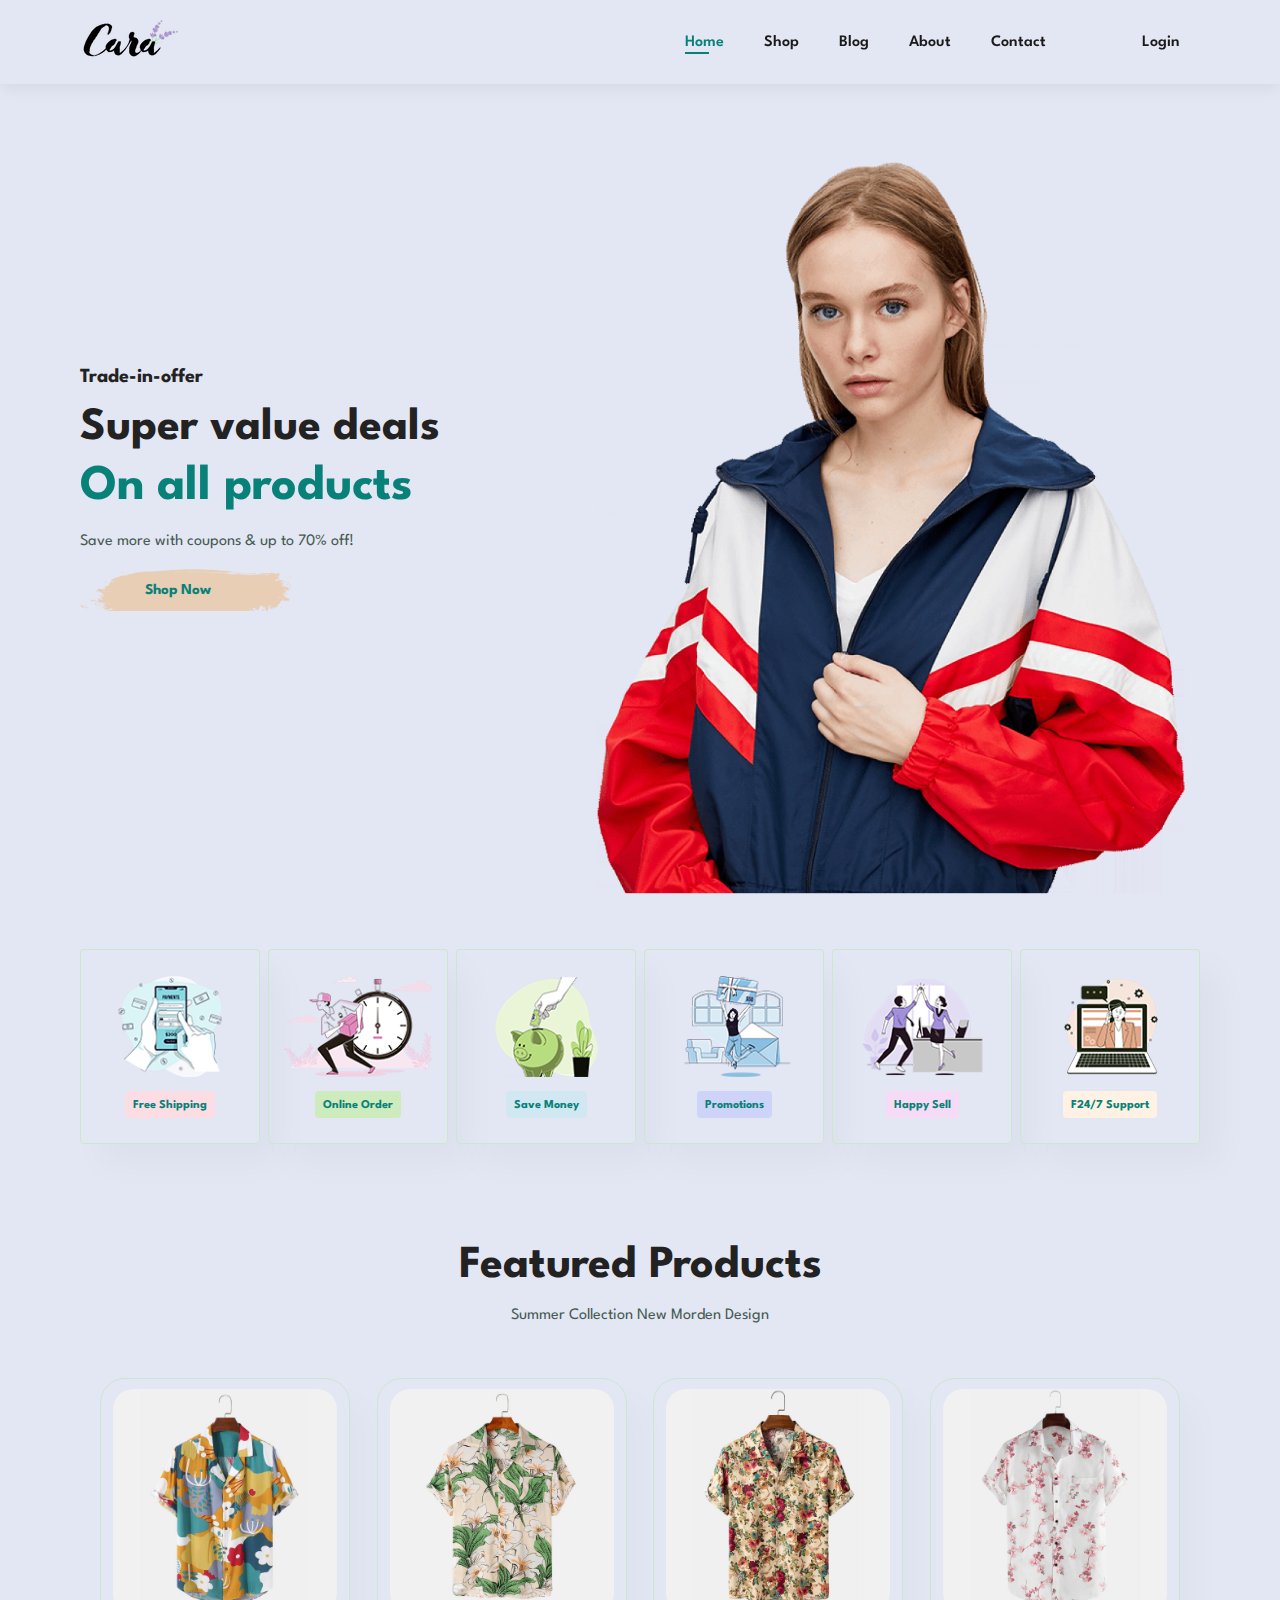
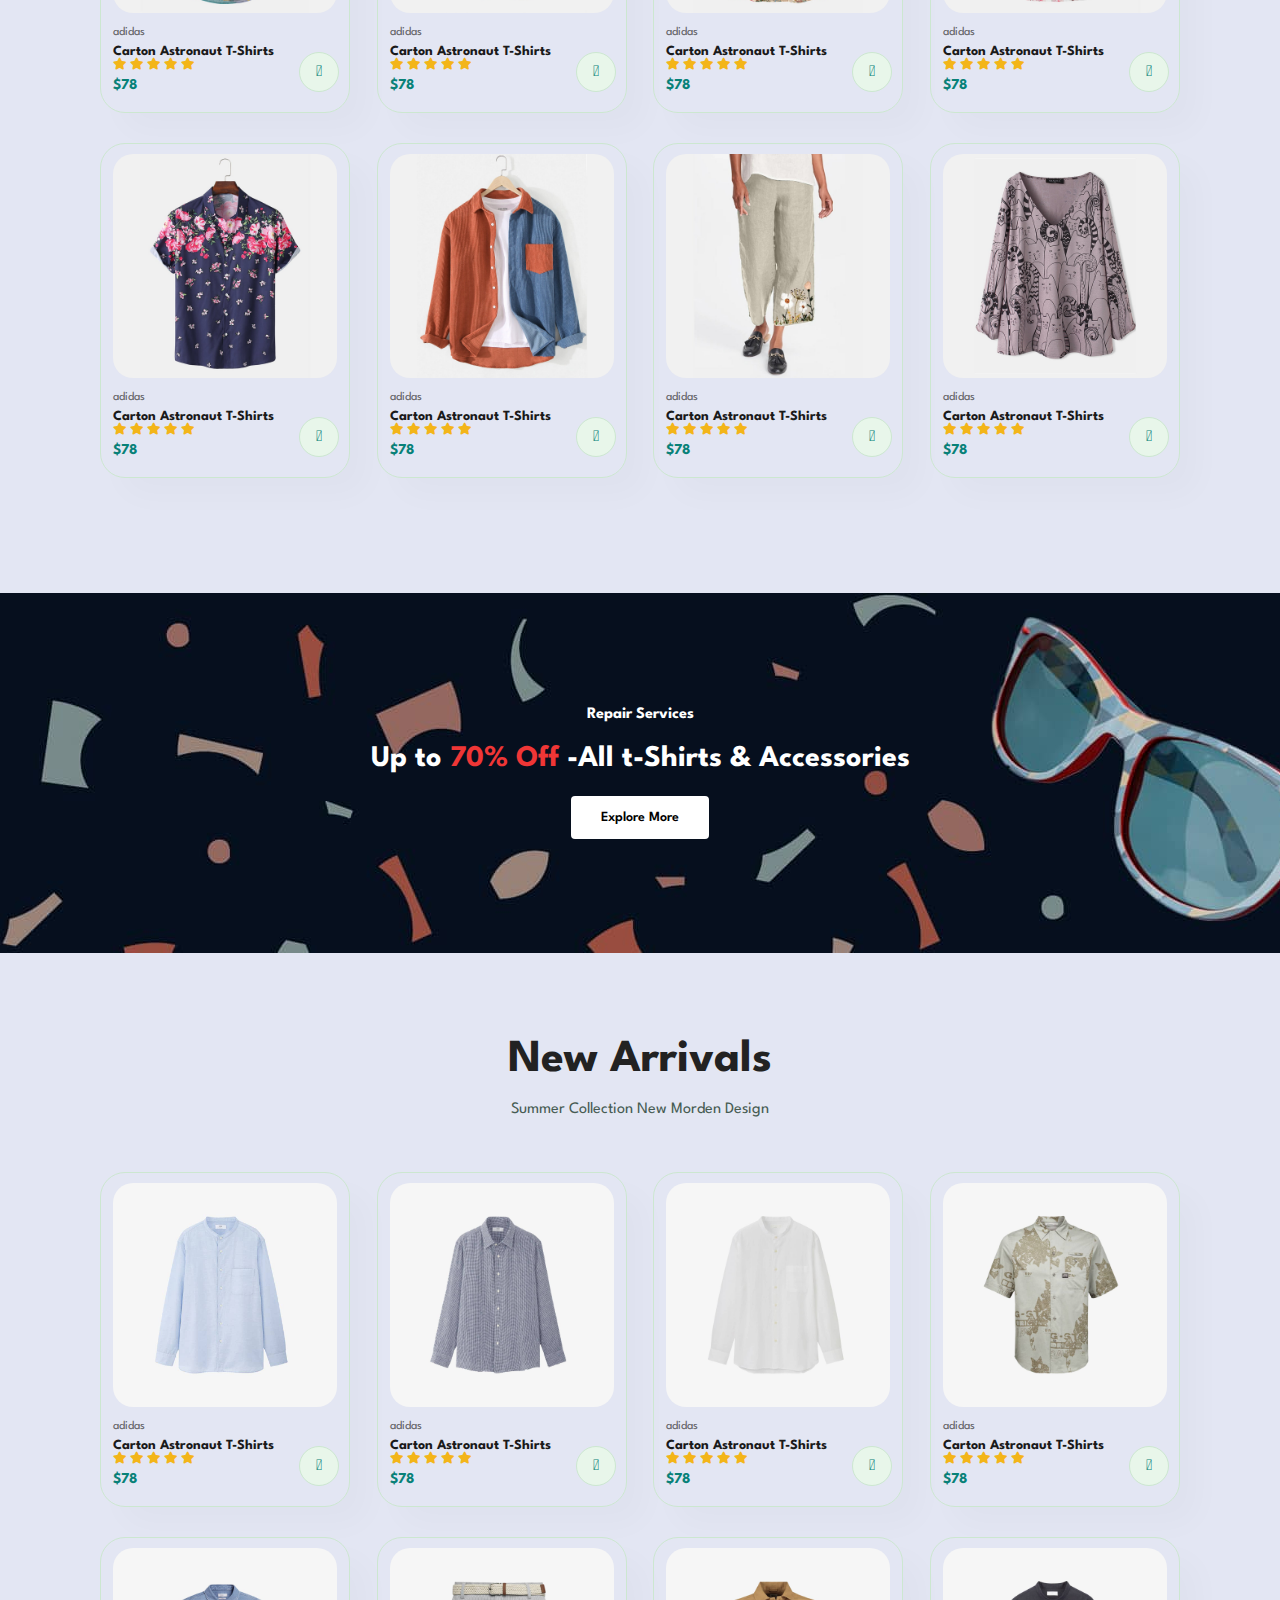
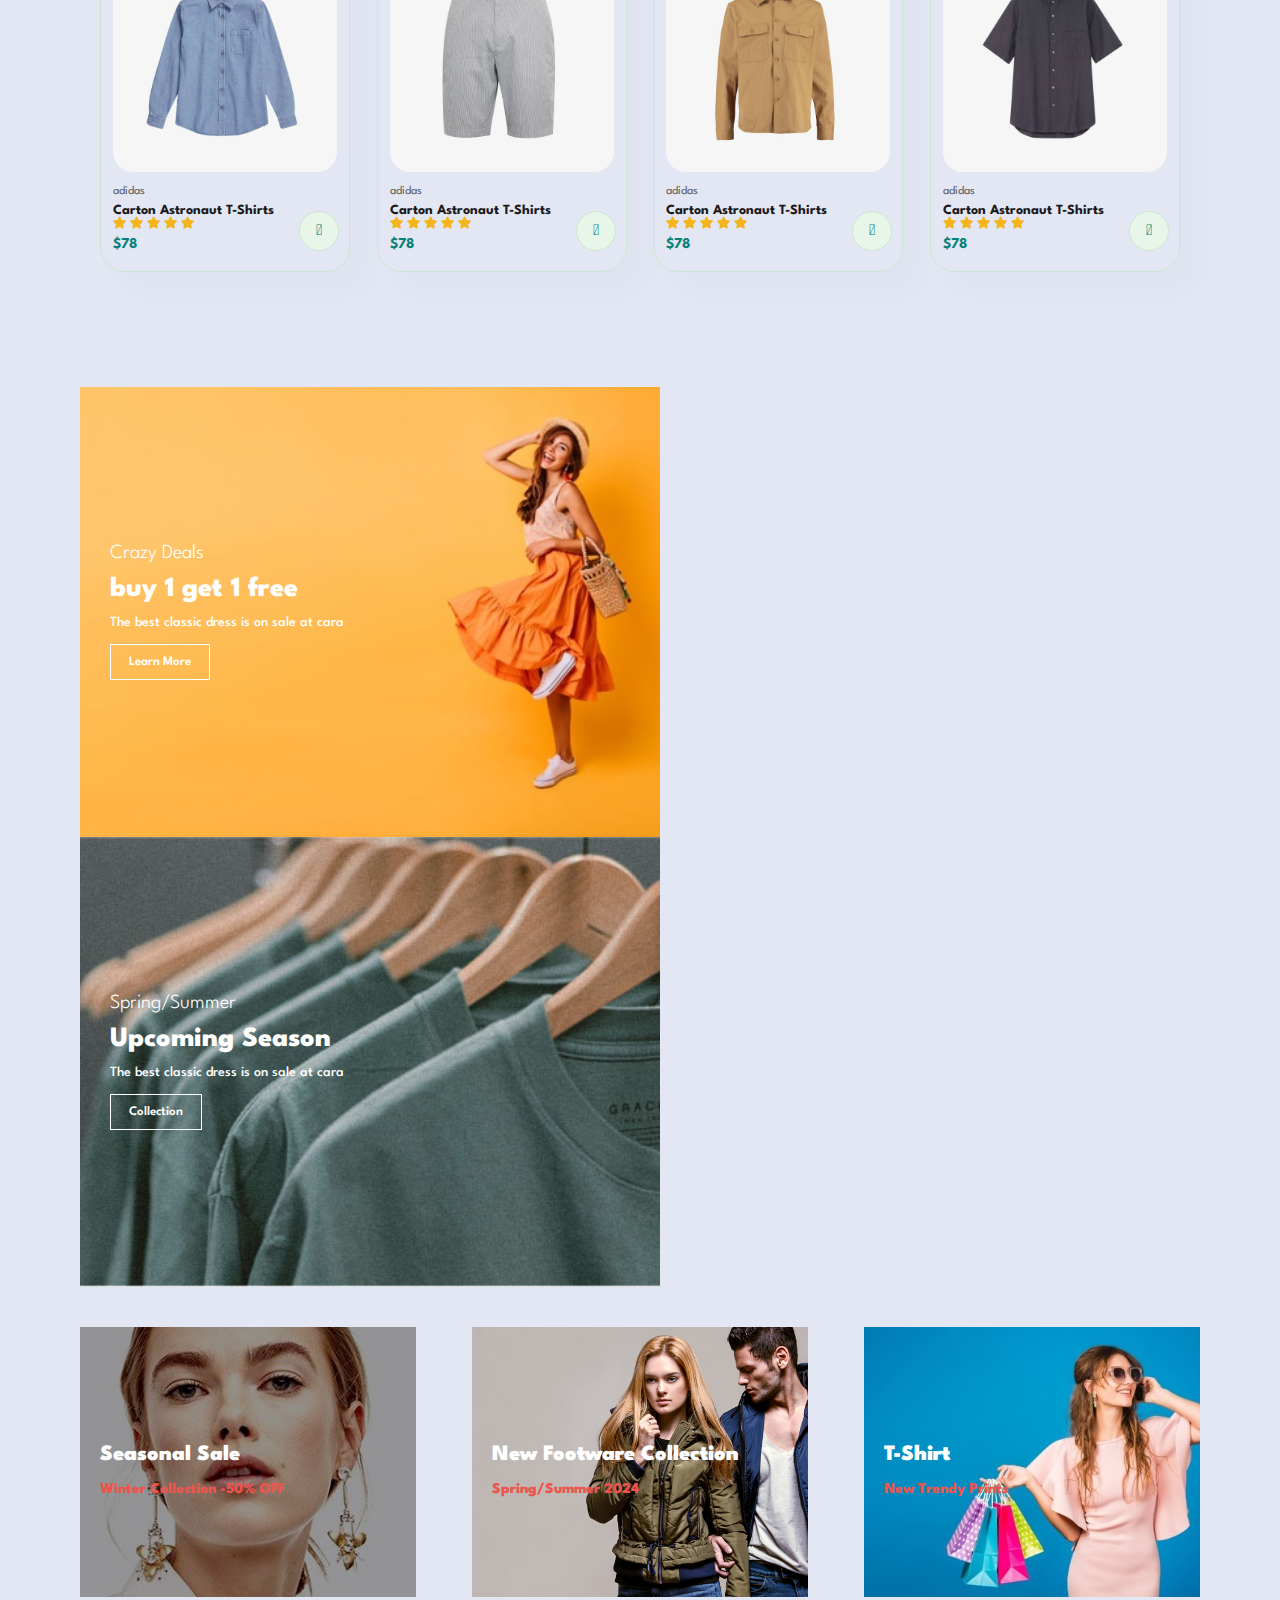
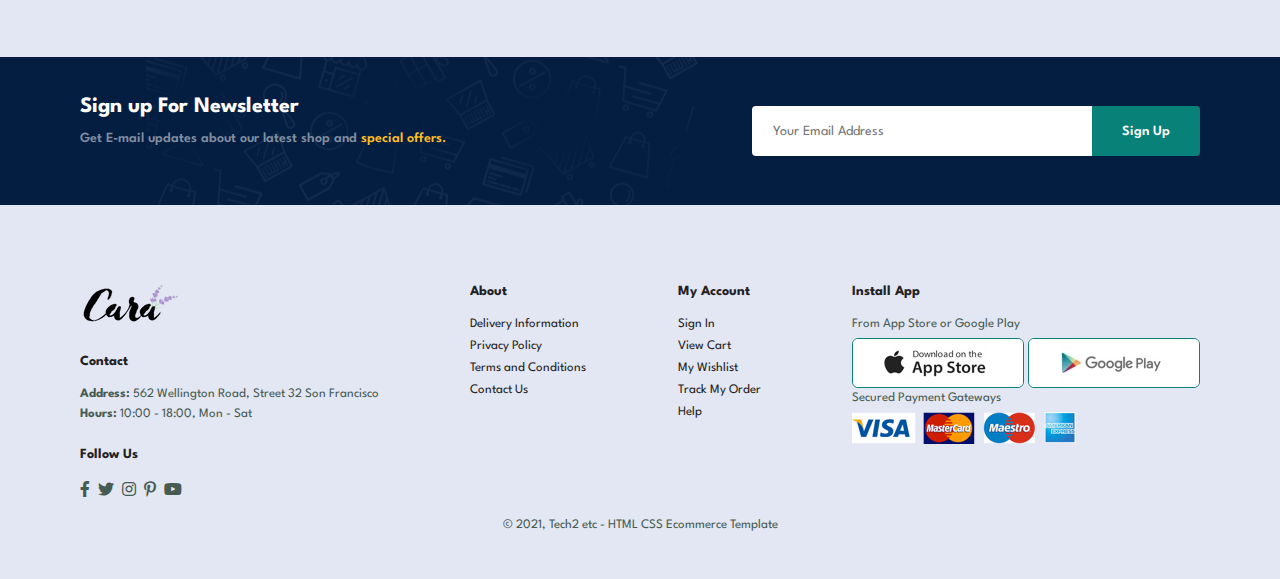
<file: index.html>
<!DOCTYPE html>
<html lang="en">
<head>
    <meta charset="UTF-8">
    <meta name="viewport" content="width=device-width, initial-scale=1.0">
    <title>Document</title>
    <link rel="stylesheet" href="https://pro.fontawesome.com/releases/v5.10.0/css/all.css"/>
    <link rel="stylesheet" href="stylesheet.css">
</head>

<body>  
    <section id="header">
        <a href="#"><img src="/Images/logo.png" class="logo" alt=""></a>
        <div>
            <ul id ="navbar">
                
                <li><a class="active" href="index.html">Home</a></li>
                <li><a href="shop.html">Shop</a></li>
                <li><a href="blog.html">Blog</a></li>
                <li><a href="about.html">About</a></li>
                <li><a href="contact.html">Contact</a></li>
                <li id="lg-bag"><a href="cart.html"><i class="far fa-shopping-bag"></i></a></li>
                <a href="#" id="close"><i class="far fa-times"></i></a>
                <li><a class="login" href="login.html">Login</a></li>
            </ul>
        </div>
        <div id="mobile">
            <a href="cart.html"><i class="far fa-shopping-bag"></i></a>
            <i id="bar" class="fas fa-outdent"></i>

        </div>
    </section>
    
    <section id="hero">
        <h4>Trade-in-offer</h4>
        <h2>Super value deals</h2>
        <h1>On all products</h1>
        <p>Save more with coupons & up to 70% off! </p>
        <button>Shop Now </button>
    </section>

    <section id="feature" class="section-p1">
        <div class="fe-box">
            <img src="Images/features/f1.png" alt="">
            <h6>Free Shipping</h6>
        </div>

        <div class="fe-box">
            <img src="Images/features/f2.png" alt="">
            <h6>Online Order</h6>
        </div>

        <div class="fe-box">
            <img src="Images/features/f3.png" alt="">
            <h6>Save Money</h6>
        </div>

        <div class="fe-box">
            <img src="Images/features/f4.png" alt="">
            <h6>Promotions</h6>
        </div>

        <div class="fe-box">
            <img src="Images/features/f5.png" alt="">
            <h6>Happy Sell</h6>
        </div>

        <div class="fe-box">
            <img src="Images/features/f6.png" alt="">
            <h6>F24/7 Support</h6>
        </div>
    </section>

    <section id="product1" class="section-p1">
        <h2>Featured Products</h2>
        <p>Summer Collection New Morden Design</p>
        <div class="pro-container" >
            <div class="pro" onclick="window.location.href='sproduct.html';">
                <img src="Images/product/f1.jpg" alt="">
                <div class="des">
                    <span>adidas</span>
                    <h5>Carton Astronaut T-Shirts</h5>
                    <div class="star">
                        <i class="fas fa-star"></i>
                        <i class="fas fa-star"></i>
                        <i class="fas fa-star"></i>
                        <i class="fas fa-star"></i>
                        <i class="fas fa-star"></i>
                    </div>
                    <h4>$78</h4>
                </div>
                <a href="#"><i class="fal fa-shopping-cart cart "></i></a>
            </div>

            <div class="pro" onclick="window.location.href='sproduct.html';">
                <img src="Images/product/f2.jpg" alt="">
                <div class="des">
                    <span>adidas</span>
                    <h5>Carton Astronaut T-Shirts</h5>
                    <div class="star">
                        <i class="fas fa-star"></i>
                        <i class="fas fa-star"></i>
                        <i class="fas fa-star"></i>
                        <i class="fas fa-star"></i>
                        <i class="fas fa-star"></i>
                    </div>
                    <h4>$78</h4>
                </div>
                <a href="#"><i class="fal fa-shopping-cart cart "></i></a>
            </div>

            <div class="pro" onclick="window.location.href='sproduct.html';">
                <img src="Images/product/f3.jpg" alt="">
                <div class="des">
                    <span>adidas</span>
                    <h5>Carton Astronaut T-Shirts</h5>
                    <div class="star">
                        <i class="fas fa-star"></i>
                        <i class="fas fa-star"></i>
                        <i class="fas fa-star"></i>
                        <i class="fas fa-star"></i>
                        <i class="fas fa-star"></i>
                    </div>
                    <h4>$78</h4>
                </div>
                <a href="#"><i class="fal fa-shopping-cart cart "></i></a>
            </div>

            <div class="pro" onclick="window.location.href='sproduct.html';">
                <img src="Images/product/f4.jpg" alt="">
                <div class="des">
                    <span>adidas</span>
                    <h5>Carton Astronaut T-Shirts</h5>
                    <div class="star">
                        <i class="fas fa-star"></i>
                        <i class="fas fa-star"></i>
                        <i class="fas fa-star"></i>
                        <i class="fas fa-star"></i>
                        <i class="fas fa-star"></i>
                    </div>
                    <h4>$78</h4>
                </div>
                <a href="#"><i class="fal fa-shopping-cart cart "></i></a>
            </div>

            <div class="pro" onclick="window.location.href='s3product.html';">
                <img src="Images/product/f5.jpg" alt="">
                <div class="des">
                    <span>adidas</span>
                    <h5>Carton Astronaut T-Shirts</h5>
                    <div class="star">
                        <i class="fas fa-star"></i>
                        <i class="fas fa-star"></i>
                        <i class="fas fa-star"></i>
                        <i class="fas fa-star"></i>
                        <i class="fas fa-star"></i>
                    </div>
                    <h4>$78</h4>
                </div>
                <a href="#"><i class="fal fa-shopping-cart cart "></i></a>
            </div>

            <div class="pro" onclick="window.location.href='s3product.html';">
                <img src="Images/product/f6.jpg" alt="">
                <div class="des">
                    <span>adidas</span>
                    <h5>Carton Astronaut T-Shirts</h5>
                    <div class="star">
                        <i class="fas fa-star"></i>
                        <i class="fas fa-star"></i>
                        <i class="fas fa-star"></i>
                        <i class="fas fa-star"></i>
                        <i class="fas fa-star"></i>
                    </div>
                    <h4>$78</h4>
                </div>
                <a href="#"><i class="fal fa-shopping-cart cart "></i></a>
            </div>

            <div class="pro" onclick="window.location.href='s3product.html';">
                <img src="Images/product/f7.jpg" alt="" >
                <div class="des">
                    <span>adidas</span>
                    <h5>Carton Astronaut T-Shirts</h5>
                    <div class="star">
                        <i class="fas fa-star"></i>
                        <i class="fas fa-star"></i>
                        <i class="fas fa-star"></i>
                        <i class="fas fa-star"></i>
                        <i class="fas fa-star"></i>
                    </div>
                    <h4>$78</h4>
                </div>
                <a href="#"><i class="fal fa-shopping-cart cart "></i></a>
            </div>

            <div class="pro" onclick="window.location.href='s3product.html';">
                <img src="Images/product/f8.jpg" alt="">
                <div class="des">
                    <span>adidas</span>
                    <h5>Carton Astronaut T-Shirts</h5>
                    <div class="star">
                        <i class="fas fa-star"></i>
                        <i class="fas fa-star"></i>
                        <i class="fas fa-star"></i>
                        <i class="fas fa-star"></i>
                        <i class="fas fa-star"></i>
                    </div>
                    <h4>$78</h4>
                </div>
                <a href="#"><i class="fal fa-shopping-cart cart "></i></a>
            </div>
        </div>
    </section>

    <section id="banner" class="section-m1">
        <h4>Repair Services</h4>
        <h2>Up to <span>70% Off</span> -All t-Shirts & Accessories </h2>
        <button class="normal">Explore More</button>
    </section>

    <section id="product1" class="section-p1">
        <h2>New Arrivals</h2>
        <p>Summer Collection New Morden Design</p>
        <div class="pro-container" onclick="window.location.href='s1product.html';">
            <div class="pro">
                <img src="Images/product/n1.jpg" alt="">
                <div class="des">
                    <span>adidas</span>
                    <h5>Carton Astronaut T-Shirts</h5>
                    <div class="star">
                        <i class="fas fa-star"></i>
                        <i class="fas fa-star"></i>
                        <i class="fas fa-star"></i>
                        <i class="fas fa-star"></i>
                        <i class="fas fa-star"></i>
                    </div>
                    <h4>$78</h4>
                </div>
                <a href="#"><i class="fal fa-shopping-cart cart "></i></a>
            </div>

            <div class="pro" onclick="window.location.href='s1product.html';">
                <img src="Images/product/n2.jpg" alt="">
                <div class="des">
                    <span>adidas</span>
                    <h5>Carton Astronaut T-Shirts</h5>
                    <div class="star">
                        <i class="fas fa-star"></i>
                        <i class="fas fa-star"></i>
                        <i class="fas fa-star"></i>
                        <i class="fas fa-star"></i>
                        <i class="fas fa-star"></i>
                    </div>
                    <h4>$78</h4>
                </div>
                <a href="#"><i class="fal fa-shopping-cart cart "></i></a>
            </div>

            <div class="pro" onclick="window.location.href='s1product.html';">
                <img src="Images/product/n3.jpg" alt="">
                <div class="des">
                    <span>adidas</span>
                    <h5>Carton Astronaut T-Shirts</h5>
                    <div class="star">
                        <i class="fas fa-star"></i>
                        <i class="fas fa-star"></i>
                        <i class="fas fa-star"></i>
                        <i class="fas fa-star"></i>
                        <i class="fas fa-star"></i>
                    </div>
                    <h4>$78</h4>
                </div>
                <a href="#"><i class="fal fa-shopping-cart cart "></i></a>
            </div>

            <div class="pro" onclick="window.location.href='s1product.html';">
                <img src="Images/product/n4.jpg" alt="">
                <div class="des">
                    <span>adidas</span>
                    <h5>Carton Astronaut T-Shirts</h5>
                    <div class="star">
                        <i class="fas fa-star"></i>
                        <i class="fas fa-star"></i>
                        <i class="fas fa-star"></i>
                        <i class="fas fa-star"></i>
                        <i class="fas fa-star"></i>
                    </div>
                    <h4>$78</h4>
                </div>
                <a href="#"><i class="fal fa-shopping-cart cart "></i></a>
            </div>

            <div class="pro">
                <img src="Images/product/n5.jpg" alt="">
                <div class="des">
                    <span>adidas</span>
                    <h5>Carton Astronaut T-Shirts</h5>
                    <div class="star">
                        <i class="fas fa-star"></i>
                        <i class="fas fa-star"></i>
                        <i class="fas fa-star"></i>
                        <i class="fas fa-star"></i>
                        <i class="fas fa-star"></i>
                    </div>
                    <h4>$78</h4>
                </div>
                <a href="#"><i class="fal fa-shopping-cart cart "></i></a>
            </div>

            <div class="pro">
                <img src="Images/product/n6.jpg" alt="">
                <div class="des">
                    <span>adidas</span>
                    <h5>Carton Astronaut T-Shirts</h5>
                    <div class="star">
                        <i class="fas fa-star"></i>
                        <i class="fas fa-star"></i>
                        <i class="fas fa-star"></i>
                        <i class="fas fa-star"></i>
                        <i class="fas fa-star"></i>
                    </div>
                    <h4>$78</h4>
                </div>
                <a href="#"><i class="fal fa-shopping-cart cart "></i></a>
            </div>

            <div class="pro">
                <img src="Images/product/n7.jpg" alt="">
                <div class="des">
                    <span>adidas</span>
                    <h5>Carton Astronaut T-Shirts</h5>
                    <div class="star">
                        <i class="fas fa-star"></i>
                        <i class="fas fa-star"></i>
                        <i class="fas fa-star"></i>
                        <i class="fas fa-star"></i>
                        <i class="fas fa-star"></i>
                    </div>
                    <h4>$78</h4>
                </div>
                <a href="#"><i class="fal fa-shopping-cart cart "></i></a>
            </div>

            <div class="pro">
                <img src="Images/product/n8.jpg" alt="">
                <div class="des">
                    <span>adidas</span>
                    <h5>Carton Astronaut T-Shirts</h5>
                    <div class="star">
                        <i class="fas fa-star"></i>
                        <i class="fas fa-star"></i>
                        <i class="fas fa-star"></i>
                        <i class="fas fa-star"></i>
                        <i class="fas fa-star"></i>
                    </div>
                    <h4>$78</h4>
                </div>
                <a href="#"><i class="fal fa-shopping-cart cart "></i></a>
            </div>
        </div>
    </section>

    <section id="sm-banner" class="section-p1">
        <div class="banner-box">
            <h4>Crazy Deals</h4>
            <h2>buy 1 get 1 free</h2>
            <span>The best classic dress is on sale at cara</span>
            <button class="white">Learn More</button>
        </div>

        <div class="banner-box banner-box2">
            <h4>Spring/Summer</h4>
            <h2>Upcoming Season</h2>
            <span>The best classic dress is on sale at cara</span>
            <button class="white">Collection </button>
        </div>
    </section>

    <section id="banner3">
        <div class="banner-box">
            <h2>Seasonal Sale</h2>
            <h3>Winter Collection -50% OFF</h3>    
        </div>

        <div class="banner-box banner-box2">
            <h2>New Footware Collection</h2>
            <h3>Spring/Summer 2024</h3>    
        </div>

        <div class="banner-box banner-box3">
            <h2>T-Shirt</h2>
            <h3>New Trendy Prints</h3>    
        </div>
    </section>

    <section id="newsletter" class="section-p1 section-m1">
        <div class="newstext">
            <h4>Sign up For Newsletter</h4>
            <p> Get E-mail updates about our latest shop and <span>special offers.</span></p>
        </div>

        <div class="form">
            <input type="text" placeholder="Your Email Address">
            <button class="normal">Sign Up</button>
        </div>
    </section>

    <footer class="section-p1">
        <div class="col">
            <img class="logo" src="/Images/logo.png" alt="">
            <h4>Contact</h4>
            <p><strong>Address:</strong> 562 Wellington Road, Street 32 Son Francisco</p>
            <p><strong>Hours:</strong> 10:00 - 18:00, Mon - Sat</p>
            <div class="follow">
                <h4>Follow Us</h4>
                <div class="icons">
                    <i class="fab fa-facebook-f"></i>
                    <i class="fab fa-twitter"></i>
                    <i class="fab fa-instagram"></i>
                    <i class="fab fa-pinterest-p"></i>
                    <i class="fab fa-youtube"></i>
                </div>
            </div>
                        
        </div>

        <div class="col">
            <h4>About</h4>
            <a href="#">Delivery Information</a>
            <a href="#">Privacy Policy</a>
            <a href="#">Terms and Conditions</a>
            <a href="#">Contact Us</a>
        </div>

        <div class="col">
            <h4>My Account</h4>
            <a href="#">Sign In</a>
            <a href="#">View Cart</a>
            <a href="#">My Wishlist</a>
            <a href="#">Track My Order </a>
            <a href="#">Help </a>
        </div>

        <div class="col install">
            <h4>Install App</h4>
            <p>From App Store or Google Play</p>
            <div class="row">
                <img src="Images/pay/app.jpg" alt="">
                <img src="Images/pay/play.jpg" alt="">
            </div>
            <p>Secured Payment Gateways</p>
            <img src="Images/pay/pay.png" alt="">
        </div>

        <div class="copyright">
            <p>&copy 2021, Tech2 etc - HTML CSS Ecommerce Template</p>
        </div>
        
    </footer>

    <script src="script.js"></script>
</body>
</html>
</file>
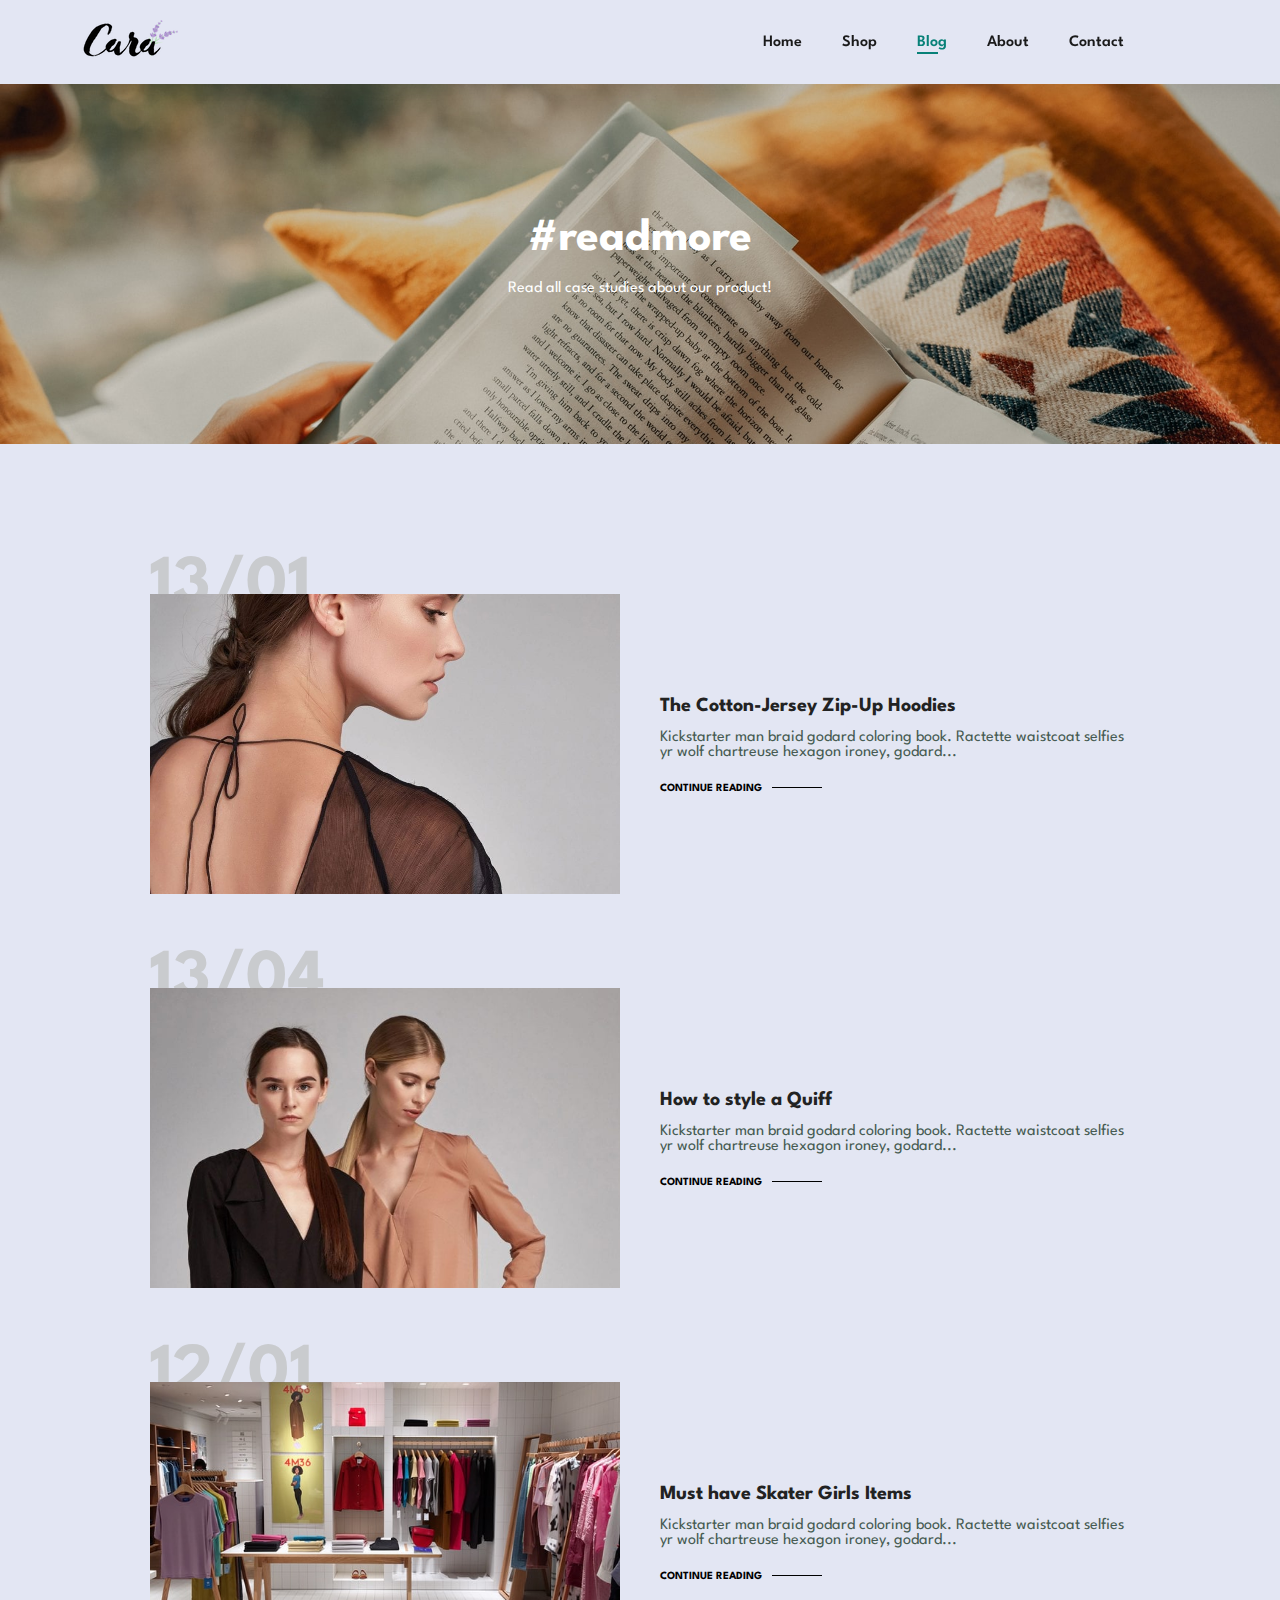
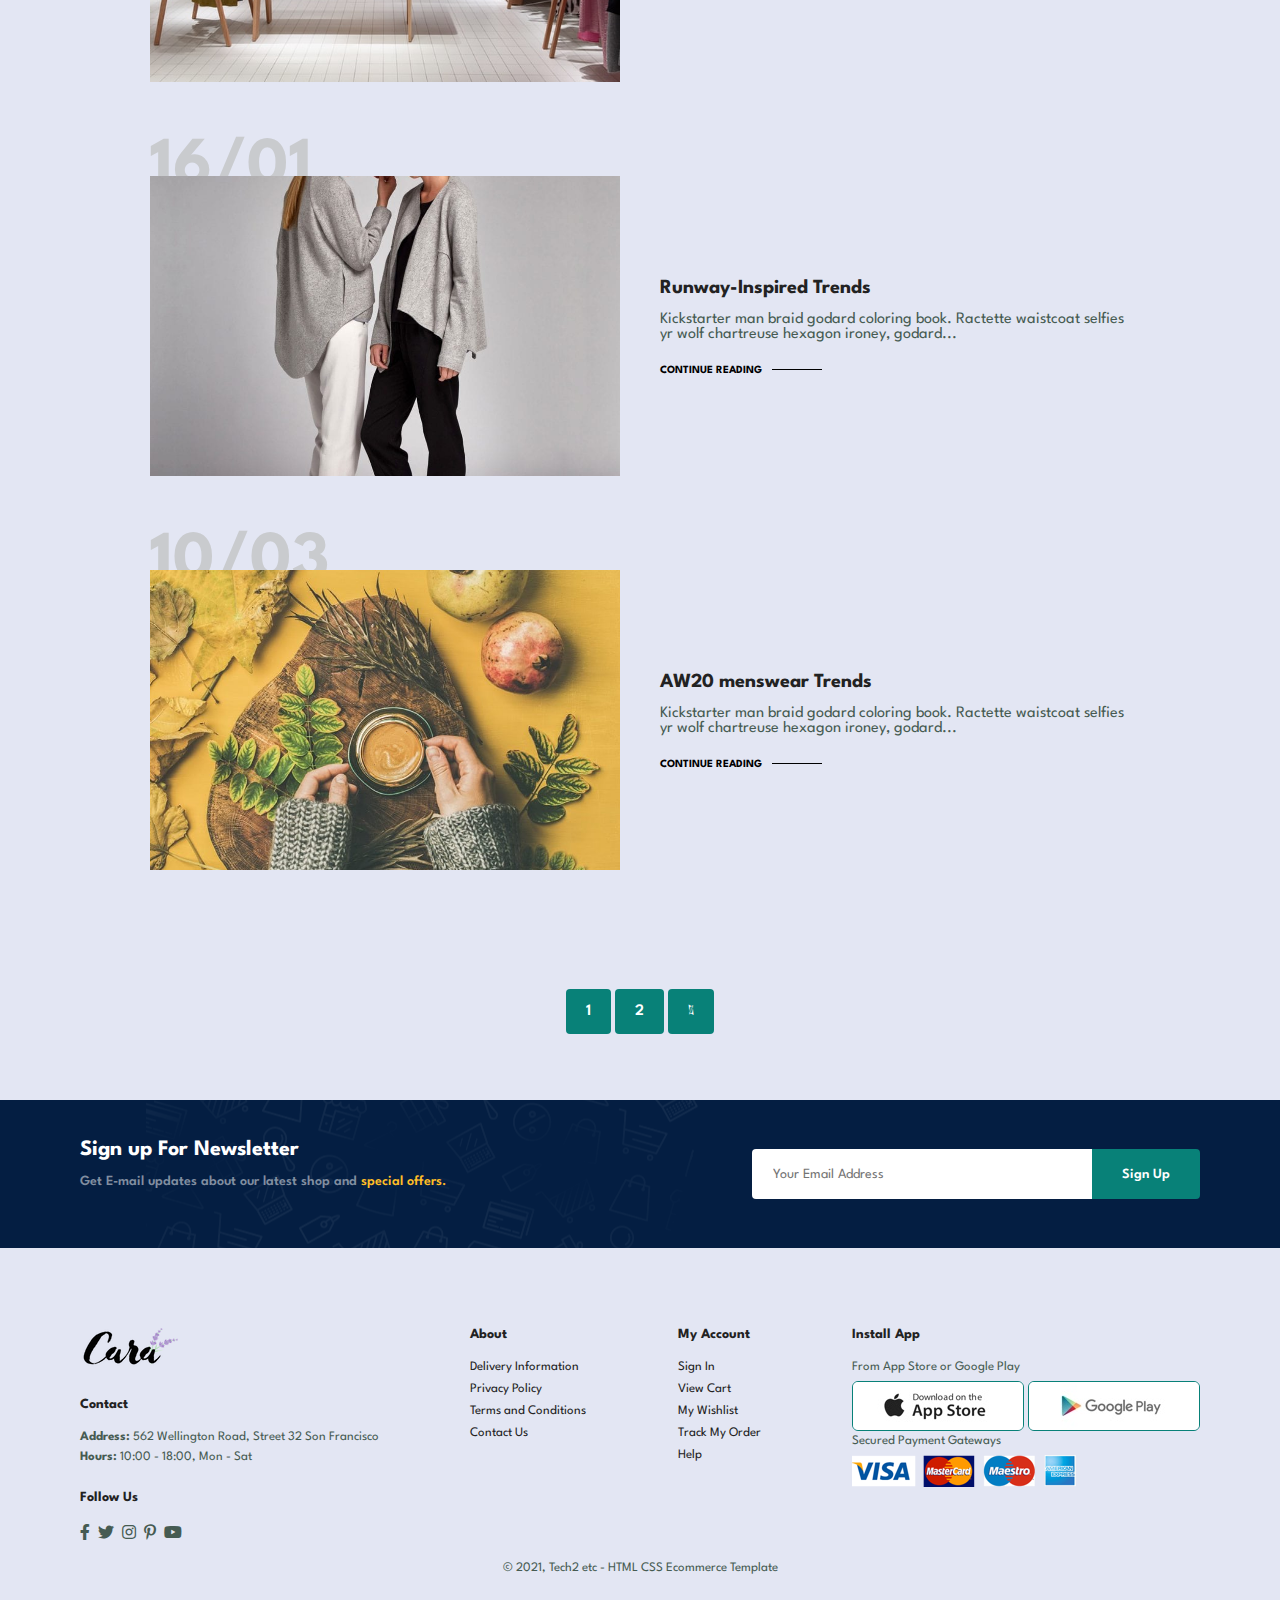
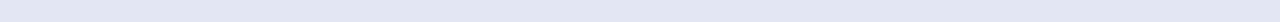
<file: blog.html>
<!DOCTYPE html>
<html lang="en">
<head>
    <meta charset="UTF-8">
    <meta name="viewport" content="width=device-width, initial-scale=1.0">
    <title>Document</title>
    <link rel="stylesheet" href="https://pro.fontawesome.com/releases/v5.10.0/css/all.css"/>
    <link rel="stylesheet" href="stylesheet.css">
</head>

<body>  
    <section id="header">
        <a href="#"><img src="/Images/logo.png" class="logo" alt=""></a>
        <div>
            <ul id ="navbar">
                
                <li><a href="index.html">Home</a></li>
                <li><a href="shop.html">Shop</a></li>
                <li><a class="active" href="blog.html">Blog</a></li>
                <li><a href="about.html">About</a></li>
                <li><a href="contact.html">Contact</a></li>
                <li id="lg-bag"><a href="cart.html"><i class="far fa-shopping-bag"></i></a></li>
                <a href="#" id="close"><i class="far fa-times"></i></a>
            </ul>
        </div>
        <div id="mobile">
            <a href="cart.html"><i class="far fa-shopping-bag"></i></a>
            <i id="bar" class="fas fa-outdent"></i>

        </div>
    </section>
    
    <section id="page-header" class="blog-header">
        <h2>#readmore</h2>
        <p>Read all case studies about our product! </p>
    </section>

    <section id="blog">
        <div class="blog-box">
            <div class="blog-img">
                <img src="Images/blog/b1(1).jpg" alt="">
            </div>
            <div class="blog-details">
                <h4>The Cotton-Jersey Zip-Up Hoodies</h4>
                <p>Kickstarter man braid godard coloring book. Ractette waistcoat selfies yr wolf chartreuse hexagon ironey, godard...</p>
                <a href="">CONTINUE READING</a>
            </div>
            <h1>13/01</h1>
        </div>

        <div class="blog-box">
            <div class="blog-img">
                <img src="Images/blog/b2(1).jpg" alt="">
            </div>
            <div class="blog-details">
                <h4>How to style a Quiff</h4>
                <p>Kickstarter man braid godard coloring book. Ractette waistcoat selfies yr wolf chartreuse hexagon ironey, godard...</p>
                <a href="#">CONTINUE READING</a>
            </div>
            <h1>13/04</h1>
        </div>

        <div class="blog-box">
            <div class="blog-img">
                <img src="Images/blog/b3.jpg" alt="">
            </div>
            <div class="blog-details">
                <h4>Must have Skater Girls Items</h4>
                <p>Kickstarter man braid godard coloring book. Ractette waistcoat selfies yr wolf chartreuse hexagon ironey, godard...</p>
                <a href="#">CONTINUE READING</a>
            </div>
            <h1>12/01</h1>
        </div>

        <div class="blog-box">
            <div class="blog-img">
                <img src="Images/blog/b4(1).jpg" alt="">
            </div>
            <div class="blog-details">
                <h4>Runway-Inspired Trends</h4>
                <p>Kickstarter man braid godard coloring book. Ractette waistcoat selfies yr wolf chartreuse hexagon ironey, godard...</p>
                <a href="https://www.vogue.com/fashion/trends">CONTINUE READING</a>
            </div>
            <h1>16/01</h1>
        </div>

        <div class="blog-box">
            <div class="blog-img">
                <img src="Images/blog/b6.jpg" alt="">
            </div>
            <div class="blog-details">
                <h4>AW20 menswear Trends</h4>
                <p>Kickstarter man braid godard coloring book. Ractette waistcoat selfies yr wolf chartreuse hexagon ironey, godard...</p>
                <a href="#">CONTINUE READING</a>
            </div>
            <h1>10/03</h1>
        </div>
    </section>

    <section id="pagination" class="section-p1">
        <a href="#">1</a>
        <a href="#">2</a>
        <a href="#"><i class="fal fa-long-arrow-alt-right"></i></a>
    </section>

    <section id="newsletter" class="section-p1 section-m1">
        <div class="newstext">
            <h4>Sign up For Newsletter</h4>
            <p> Get E-mail updates about our latest shop and <span>special offers.</span></p>
        </div>

        <div class="form">
            <input type="text" placeholder="Your Email Address">
            <button class="normal">Sign Up</button>
        </div>
    </section>

    <footer class="section-p1">
        <div class="col">
            <img class="logo" src="/Images/logo.png" alt="">
            <h4>Contact</h4>
            <p><strong>Address:</strong> 562 Wellington Road, Street 32 Son Francisco</p>
            <p><strong>Hours:</strong> 10:00 - 18:00, Mon - Sat</p>
            <div class="follow">
                <h4>Follow Us</h4>
                <div class="icons">
                    <i class="fab fa-facebook-f"></i>
                    <i class="fab fa-twitter"></i>
                    <i class="fab fa-instagram"></i>
                    <i class="fab fa-pinterest-p"></i>
                    <i class="fab fa-youtube"></i>
                </div>
            </div>
                        
        </div>

        <div class="col">
            <h4>About</h4>
            <a href="#">Delivery Information</a>
            <a href="#">Privacy Policy</a>
            <a href="#">Terms and Conditions</a>
            <a href="#">Contact Us</a>
        </div>

        <div class="col">
            <h4>My Account</h4>
            <a href="#">Sign In</a>
            <a href="#">View Cart</a>
            <a href="#">My Wishlist</a>
            <a href="#">Track My Order </a>
            <a href="#">Help </a>
        </div>

        <div class="col install">
            <h4>Install App</h4>
            <p>From App Store or Google Play</p>
            <div class="row">
                <img src="Images/pay/app.jpg" alt="">
                <img src="Images/pay/play.jpg" alt="">
            </div>
            <p>Secured Payment Gateways</p>
            <img src="Images/pay/pay.png" alt="">
        </div>

        <div class="copyright">
            <p>&copy 2021, Tech2 etc - HTML CSS Ecommerce Template</p>
        </div>
        
    </footer>

    <script src="script.js"></script>
</body>
</html>
</file>
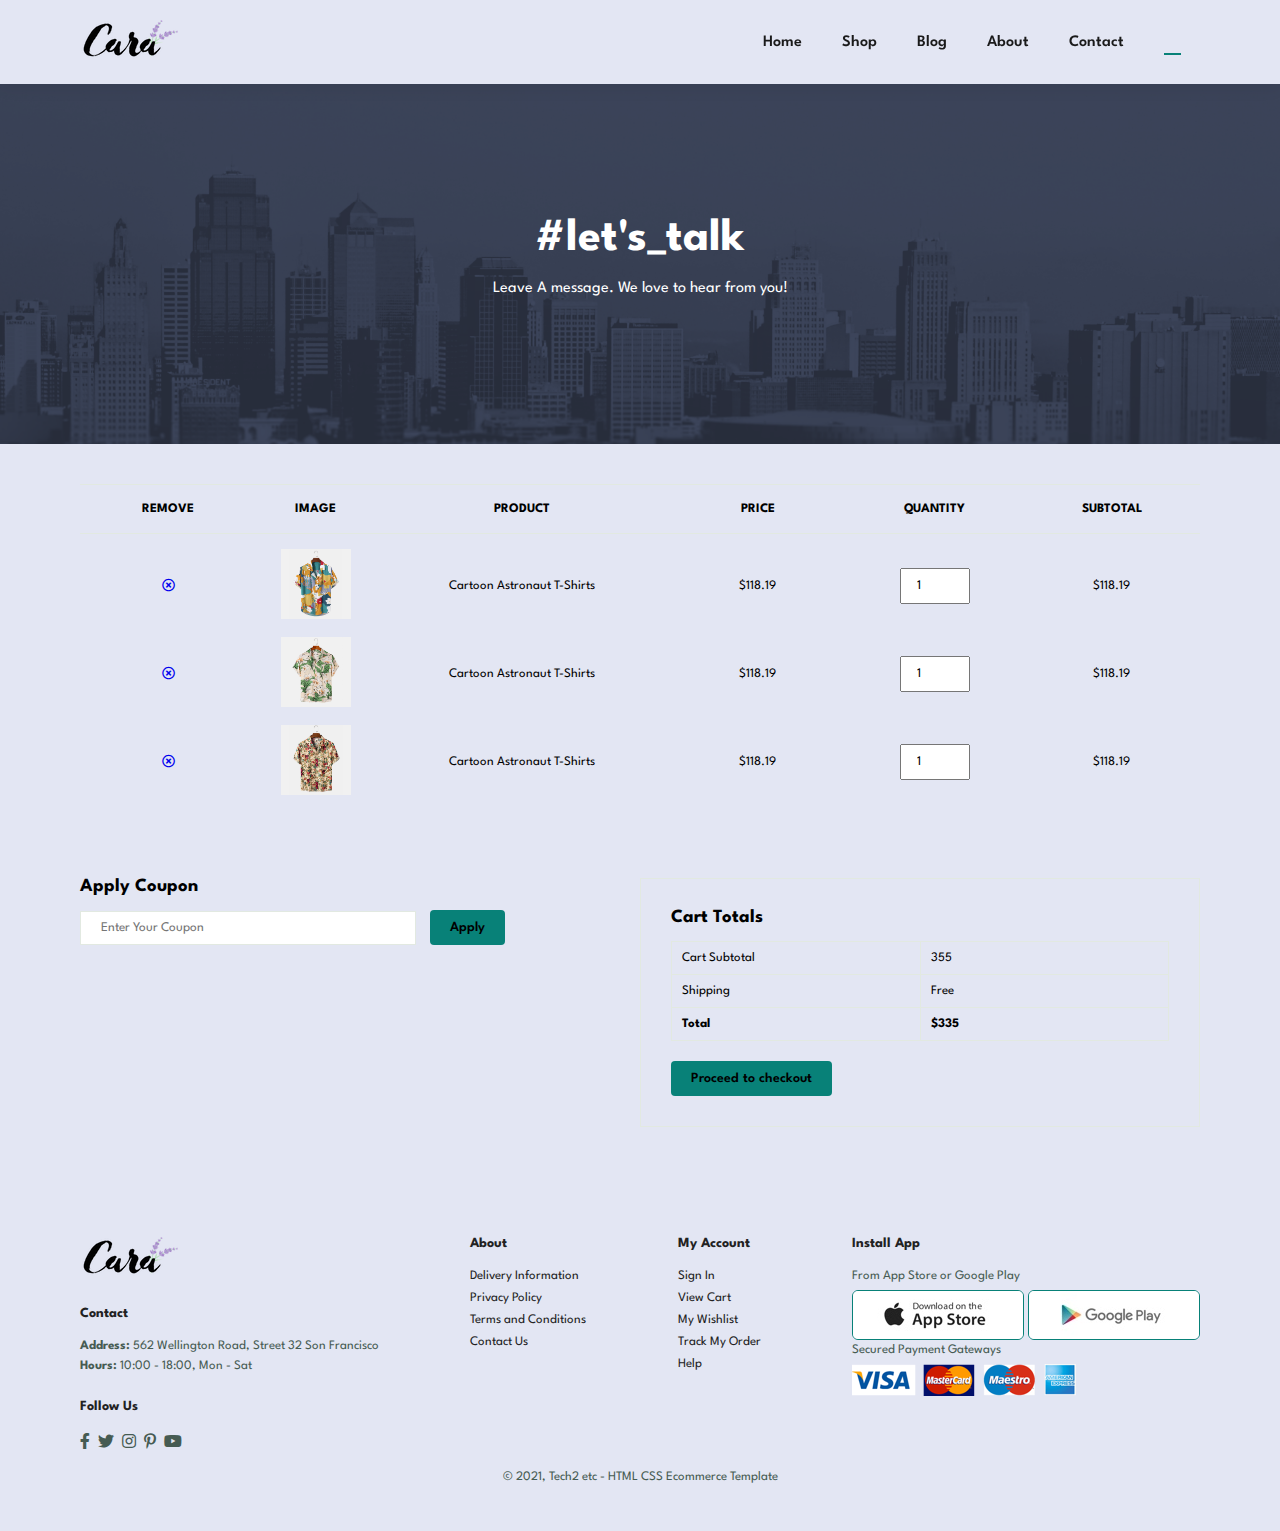
<file: cart.html>
<!DOCTYPE html>
<html lang="en">
<head>
    <meta charset="UTF-8">
    <meta name="viewport" content="width=device-width, initial-scale=1.0">
    <title>Document</title>
    <link rel="stylesheet" href="https://pro.fontawesome.com/releases/v5.10.0/css/all.css"/>
    <link rel="stylesheet" href="stylesheet.css">
</head>

<body>  
    <section id="header">
        <a href="#"><img src="/Images/logo.png" class="logo" alt=""></a>
        <div>
            <ul id ="navbar">
                
                <li><a href="index.html">Home</a></li>
                <li><a href="shop.html">Shop</a></li>
                <li><a href="blog.html">Blog</a></li>
                <li><a href="about.html">About</a></li>
                <li><a  href="contact.html">Contact</a></li>
                <li id="lg-bag"><a class="active" href="cart.html"><i class="far fa-shopping-bag"></i></a></li>
                <a href="#" id="close"><i class="far fa-times"></i></a>
            </ul>
        </div>
        <div id="mobile">
            <a href="cart.html"><i class="far fa-shopping-bag"></i></a>
            <i id="bar" class="fas fa-outdent"></i>

        </div>
    </section>
    
    <section id="page-header" class="about-header">
        <h2>#let's_talk</h2>
        <p>Leave A message. We love to hear from you! </p>
    </section>

    <section id="cart" class="section-p1">
        <table width="100%">
            <thead>
                <tr>
                    <td>Remove</td>
                    <td>Image</td>
                    <td>Product</td>
                    <td>Price</td>
                    <td>Quantity</td>
                    <td>Subtotal</td>
                </tr>
            </thead>
            <tbody>
                <tr>
                    <td><a href="#"><i class="far fa-times-circle"></i></a></td>
                    <td><img src="Images/product/f1.jpg" alt=""></td>
                    <td>Cartoon Astronaut T-Shirts</td>
                    <td>$118.19</td>
                    <td><input type="number" value="1"></td>
                    <td>$118.19</td>
                </tr>

                <tr>
                    <td><a href="#"><i class="far fa-times-circle"></i></a></td>
                    <td><img src="Images/product/f2.jpg" alt=""></td>
                    <td>Cartoon Astronaut T-Shirts</td>
                    <td>$118.19</td>
                    <td><input type="number" value="1"></td>
                    <td>$118.19</td>
                </tr>

                <tr>
                    <td><a href="#"><i class="far fa-times-circle"></i></a></td>
                    <td><img src="Images/product/f3.jpg" alt=""></td>
                    <td>Cartoon Astronaut T-Shirts</td>
                    <td>$118.19</td>
                    <td><input type="number" value="1"></td>
                    <td>$118.19</td>
                </tr>
            </tbody>
        </table>
    </section>

    <section id="cart-add" class="section-p1">
        <div id="coupon">
            <h3>Apply Coupon</h3>
            <div>
                <input type="text" placeholder="Enter Your Coupon">
                <button class="normal">Apply</button>
            </div>
        </div>

        <div id="subtotal">
            <h3>Cart Totals</h3>
            <table>
                <tr>
                    <td>Cart Subtotal</td>
                    <td>355</td>
                </tr>
                <tr>
                    <td>Shipping</td>
                    <td>Free</td>
                </tr>
                <tr>
                    <td><strong>Total</strong></td>
                    <td><strong>$335</strong></td>
                </tr>
            </table>
            <button class="normal">Proceed to checkout</button>
        </div>
    </section>
    
    <footer class="section-p1">
        <div class="col">
            <img class="logo" src="/Images/logo.png" alt="">
            <h4>Contact</h4>
            <p><strong>Address:</strong> 562 Wellington Road, Street 32 Son Francisco</p>
            <p><strong>Hours:</strong> 10:00 - 18:00, Mon - Sat</p>
            <div class="follow">
                <h4>Follow Us</h4>
                <div class="icons">
                    <i class="fab fa-facebook-f"></i>
                    <i class="fab fa-twitter"></i>
                    <i class="fab fa-instagram"></i>
                    <i class="fab fa-pinterest-p"></i>
                    <i class="fab fa-youtube"></i>
                </div>
            </div>
                        
        </div>

        <div class="col">
            <h4>About</h4>
            <a href="#">Delivery Information</a>
            <a href="#">Privacy Policy</a>
            <a href="#">Terms and Conditions</a>
            <a href="#">Contact Us</a>
        </div>

        <div class="col">
            <h4>My Account</h4>
            <a href="#">Sign In</a>
            <a href="#">View Cart</a>
            <a href="#">My Wishlist</a>
            <a href="#">Track My Order </a>
            <a href="#">Help </a>
        </div>

        <div class="col install">
            <h4>Install App</h4>
            <p>From App Store or Google Play</p>
            <div class="row">
                <img src="Images/pay/app.jpg" alt="">
                <img src="Images/pay/play.jpg" alt="">
            </div>
            <p>Secured Payment Gateways</p>
            <img src="Images/pay/pay.png" alt="">
        </div>

        <div class="copyright">
            <p>&copy 2021, Tech2 etc - HTML CSS Ecommerce Template</p>
        </div>
        
    </footer>

    <script src="script.js"></script>
</body>
</html>
</file>
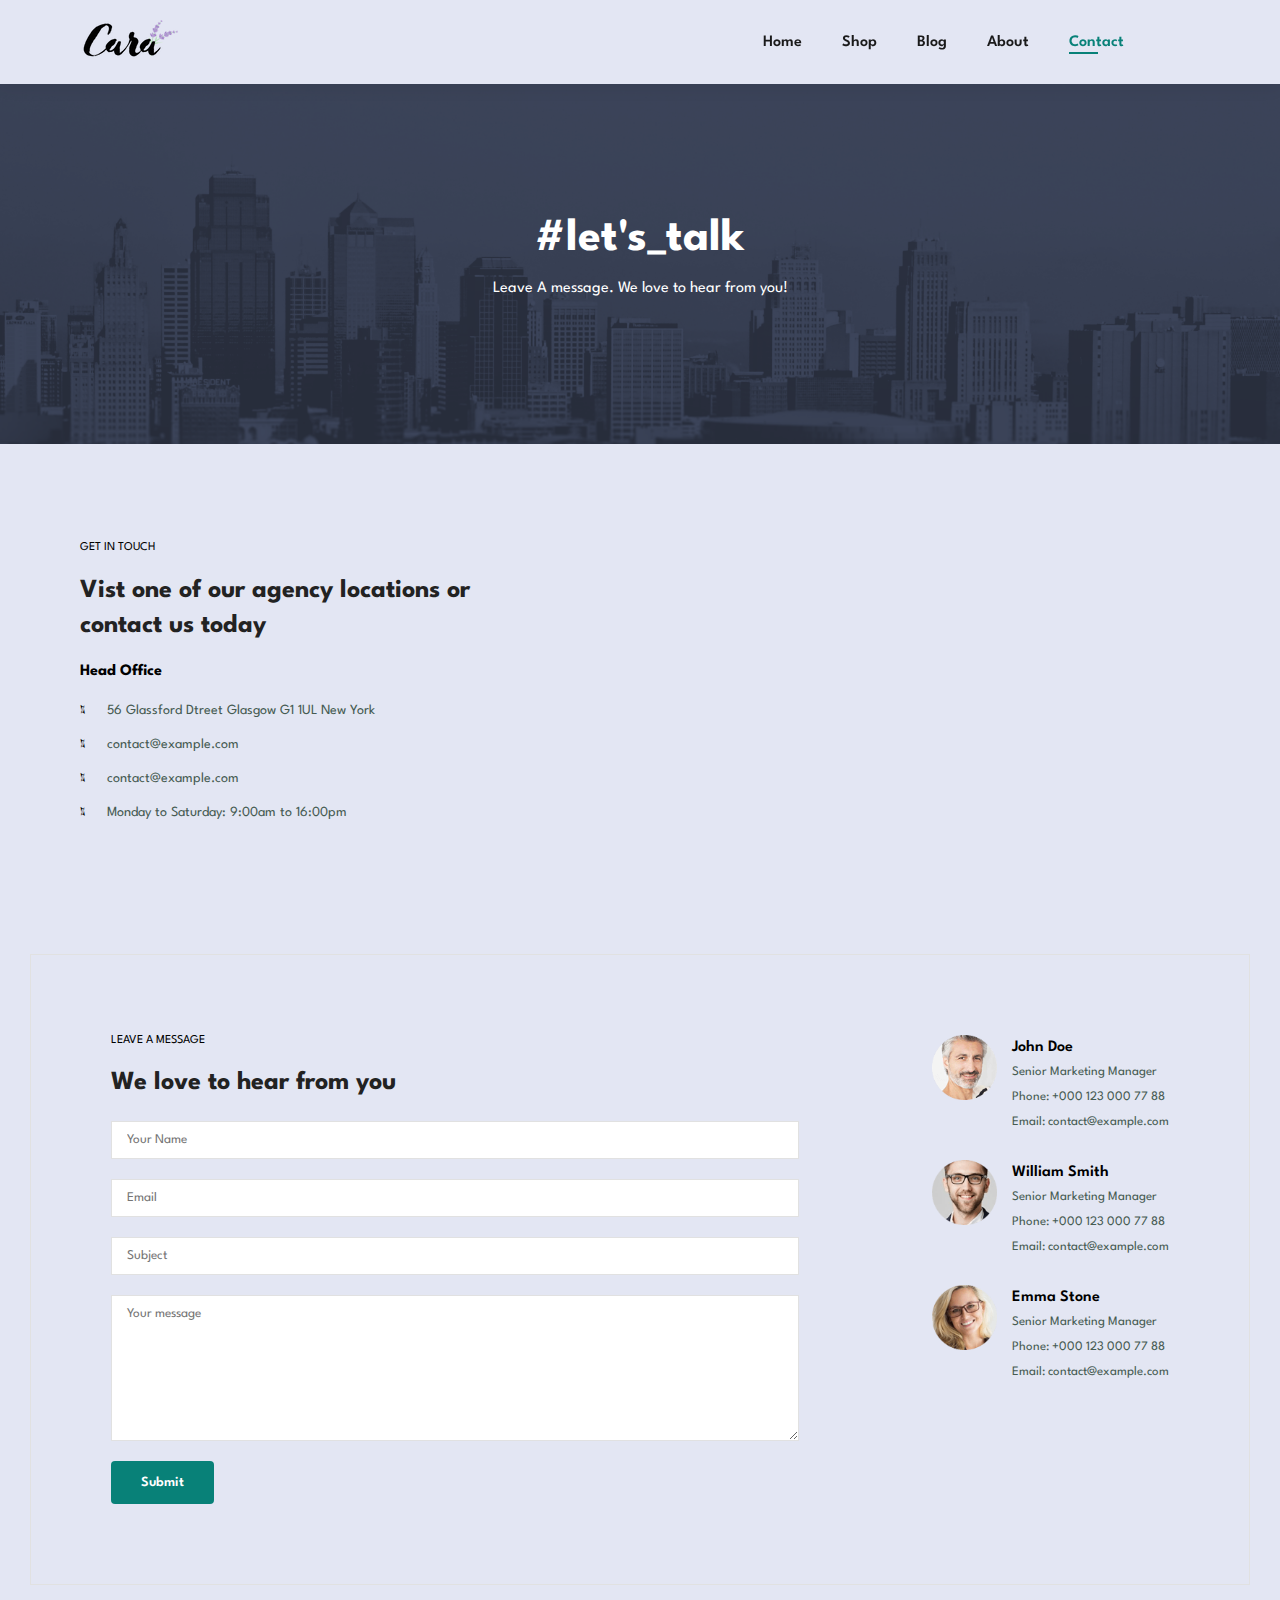
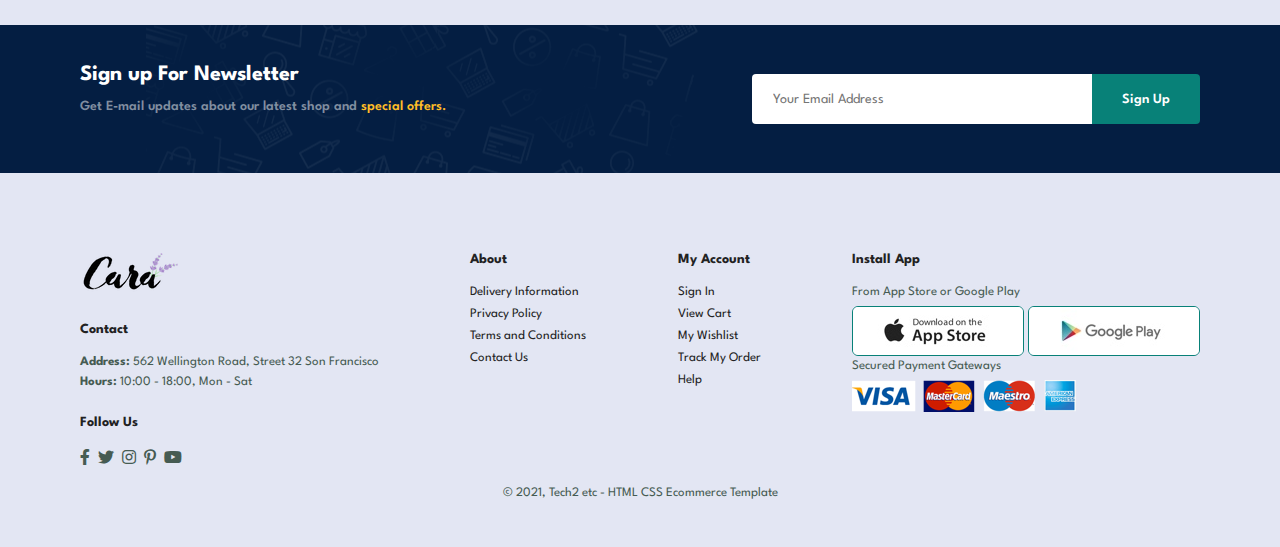
<file: contact.html>
<!DOCTYPE html>
<html lang="en">
<head>
    <meta charset="UTF-8">
    <meta name="viewport" content="width=device-width, initial-scale=1.0">
    <title>Document</title>
    <link rel="stylesheet" href="https://pro.fontawesome.com/releases/v5.10.0/css/all.css"/>
    <link rel="stylesheet" href="stylesheet.css">
</head>

<body>  
    <section id="header">
        <a href="#"><img src="/Images/logo.png" class="logo" alt=""></a>
        <div>
            <ul id ="navbar">
                
                <li><a href="index.html">Home</a></li>
                <li><a href="shop.html">Shop</a></li>
                <li><a href="blog.html">Blog</a></li>
                <li><a href="about.html">About</a></li>
                <li><a class="active" href="contact.html">Contact</a></li>
                <li id="lg-bag"><a href="cart.html"><i class="far fa-shopping-bag"></i></a></li>
                <a href="#" id="close"><i class="far fa-times"></i></a>
            </ul>
        </div>
        <div id="mobile">
            <a href="cart.html"><i class="far fa-shopping-bag"></i></a>
            <i id="bar" class="fas fa-outdent"></i>

        </div>
    </section>
    
    <section id="page-header" class="about-header">
        <h2>#let's_talk</h2>
        <p>Leave A message. We love to hear from you! </p>
    </section>

    <section id="contact-details"  class="section-p1">
        <div class="details">
            <span>GET IN TOUCH</span>
            <h2>Vist one of our agency locations or contact us today</h2>
            <h3>Head Office</h3>
            <div>
                <li>
                    <i class="fal fa-map"></i>
                    <p>56 Glassford Dtreet Glasgow G1 1UL New York</p>
                </li>
                <li>
                    <i class="fal fa-envelope"></i>
                    <p>contact@example.com</p>
                </li>
                <li>
                    <i class="fal fa-phone-alt"></i>
                    <p>contact@example.com</p>
                </li>
                <li>
                    <i class="fal fa-clock"></i>
                    <p>Monday to Saturday: 9:00am to 16:00pm</p>
                </li>
                
            </div>
        </div>
        <div class="map">
            <iframe src="https://www.google.com/maps/embed?pb=!1m18!1m12!1m3!1d172153.33373691145!2d-122.33979794999999!3d47.608715!2m3!1f0!2f0!3f0!3m2!1i1024!2i768!4f13.1!3m3!1m2!1s0x5490102c93e83355%3A0x102565466944d59a!2sSeattle%2C%20WA%2C%20USA!5e0!3m2!1sen!2sin!4v1731256196401!5m2!1sen!2sin" width="600" height="450" style="border:0;" allowfullscreen="" loading="lazy" referrerpolicy="no-referrer-when-downgrade"></iframe>
        </div>
    </section>

    <section id="form-details" class="section-p1">
        <form action="">
            <span>LEAVE A MESSAGE</span>
            <h2>We love to hear from you</h2>
            <input type="text" placeholder="Your Name">
            <input type="text" placeholder="Email">
            <input type="text" placeholder="Subject">
            <textarea name="" id="" cols="30" rows="10" placeholder="Your message"></textarea>
            <button class="normal"><a href="subForm.html">Submit</a></button>
        </form>
        <div class="people">
            <div>
                <img src="Images/people/1.png" alt="">
                <p><span>John Doe</span> Senior Marketing Manager <br> Phone: +000 123 000 77 88 <br> Email: contact@example.com</p>
            </div>

            <div>
                <img src="Images/people/2.png" alt="">
                <p><span>William Smith </span> Senior Marketing Manager <br> Phone: +000 123 000 77 88 <br> Email: contact@example.com</p>
            </div>

            <div>
                <img src="Images/people/3.png" alt="">
                <p><span>Emma Stone </span> Senior Marketing Manager <br> Phone: +000 123 000 77 88 <br> Email: contact@example.com</p>
            </div>
        </div>
    </section>

    <section id="newsletter" class="section-p1 section-m1">
        <div class="newstext">
            <h4>Sign up For Newsletter</h4>
            <p> Get E-mail updates about our latest shop and <span>special offers.</span></p>
        </div>

        <div class="form">
            <input type="text" placeholder="Your Email Address">
            <button class="normal">Sign Up</button>
        </div>
    </section>

    <footer class="section-p1">
        <div class="col">
            <img class="logo" src="/Images/logo.png" alt="">
            <h4>Contact</h4>
            <p><strong>Address:</strong> 562 Wellington Road, Street 32 Son Francisco</p>
            <p><strong>Hours:</strong> 10:00 - 18:00, Mon - Sat</p>
            <div class="follow">
                <h4>Follow Us</h4>
                <div class="icons">
                    <i class="fab fa-facebook-f"></i>
                    <i class="fab fa-twitter"></i>
                    <i class="fab fa-instagram"></i>
                    <i class="fab fa-pinterest-p"></i>
                    <i class="fab fa-youtube"></i>
                </div>
            </div>
                        
        </div>

        <div class="col">
            <h4>About</h4>
            <a href="#">Delivery Information</a>
            <a href="#">Privacy Policy</a>
            <a href="#">Terms and Conditions</a>
            <a href="#">Contact Us</a>
        </div>

        <div class="col">
            <h4>My Account</h4>
            <a href="#">Sign In</a>
            <a href="#">View Cart</a>
            <a href="#">My Wishlist</a>
            <a href="#">Track My Order </a>
            <a href="#">Help </a>
        </div>

        <div class="col install">
            <h4>Install App</h4>
            <p>From App Store or Google Play</p>
            <div class="row">
                <img src="Images/pay/app.jpg" alt="">
                <img src="Images/pay/play.jpg" alt="">
            </div>
            <p>Secured Payment Gateways</p>
            <img src="Images/pay/pay.png" alt="">
        </div>

        <div class="copyright">
            <p>&copy 2021, Tech2 etc - HTML CSS Ecommerce Template</p>
        </div>
        
    </footer>

    <script src="script.js"></script>
</body>
</html>
</file>
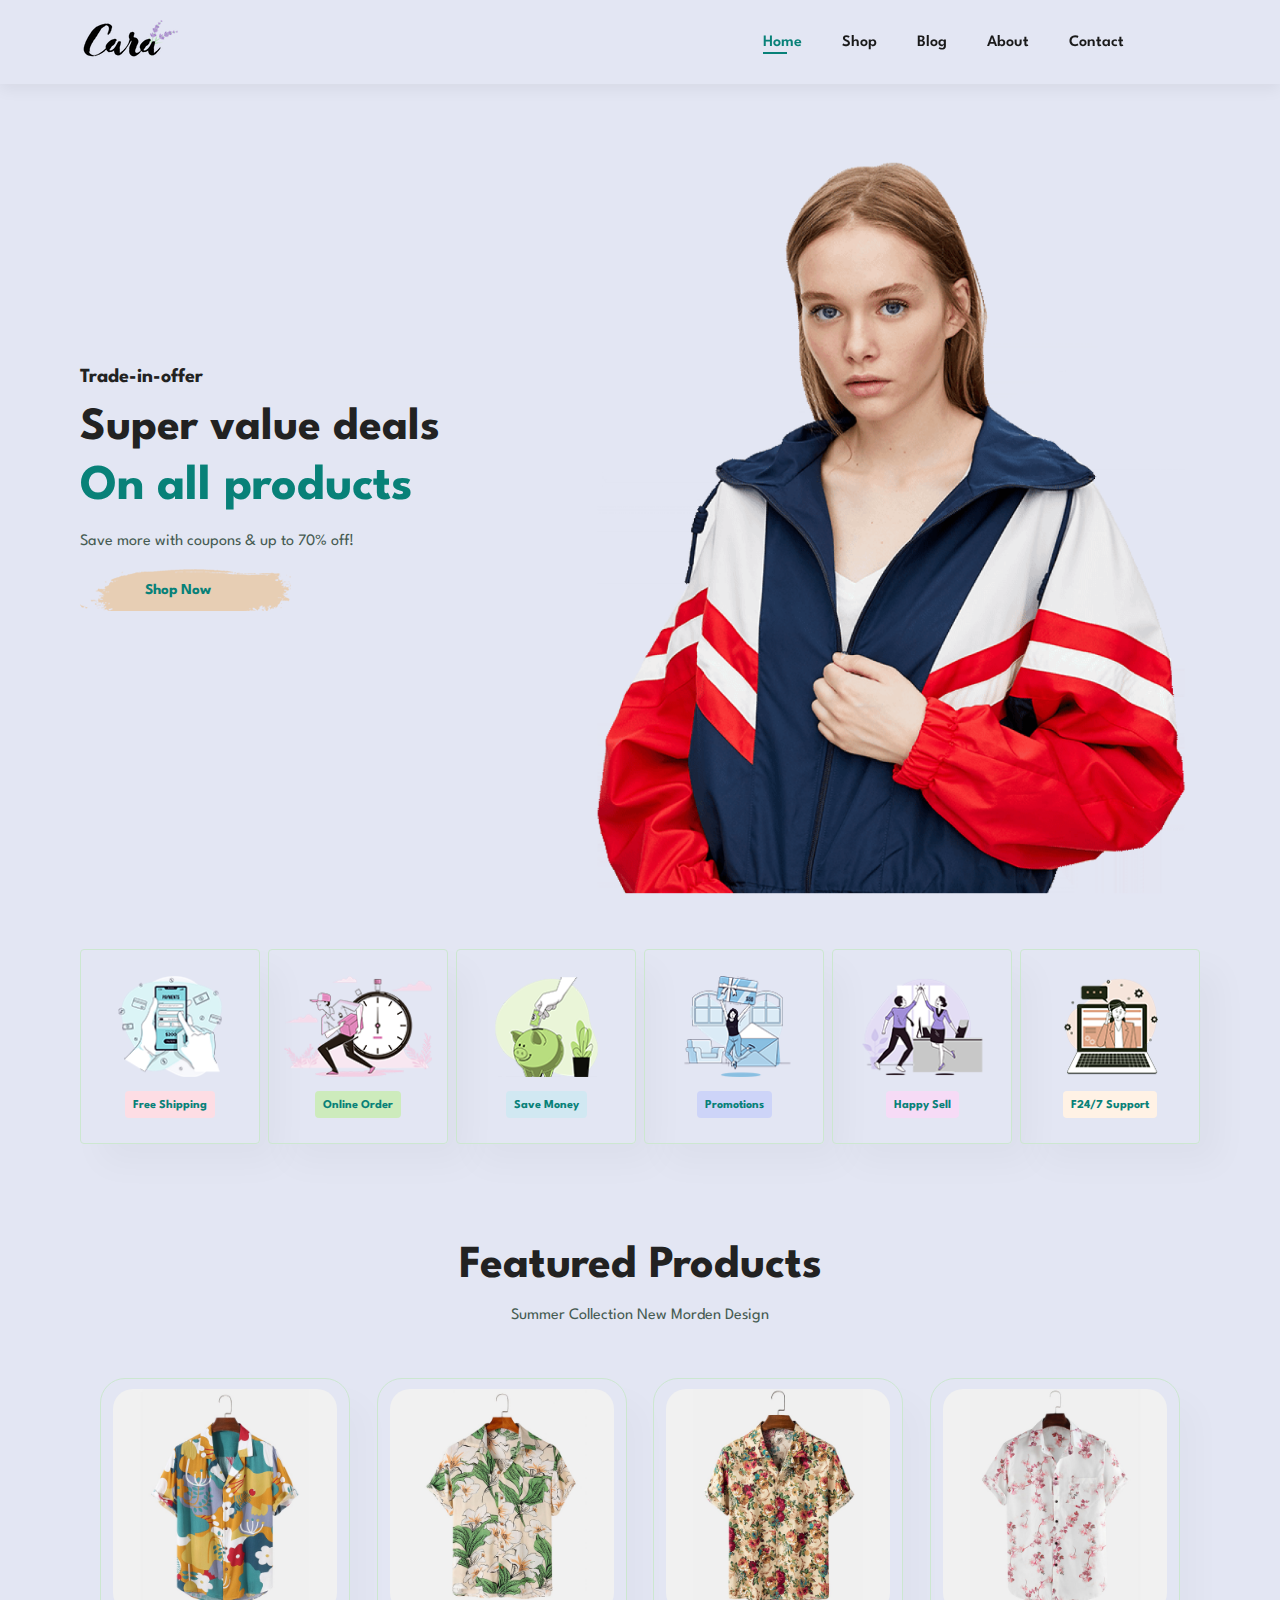
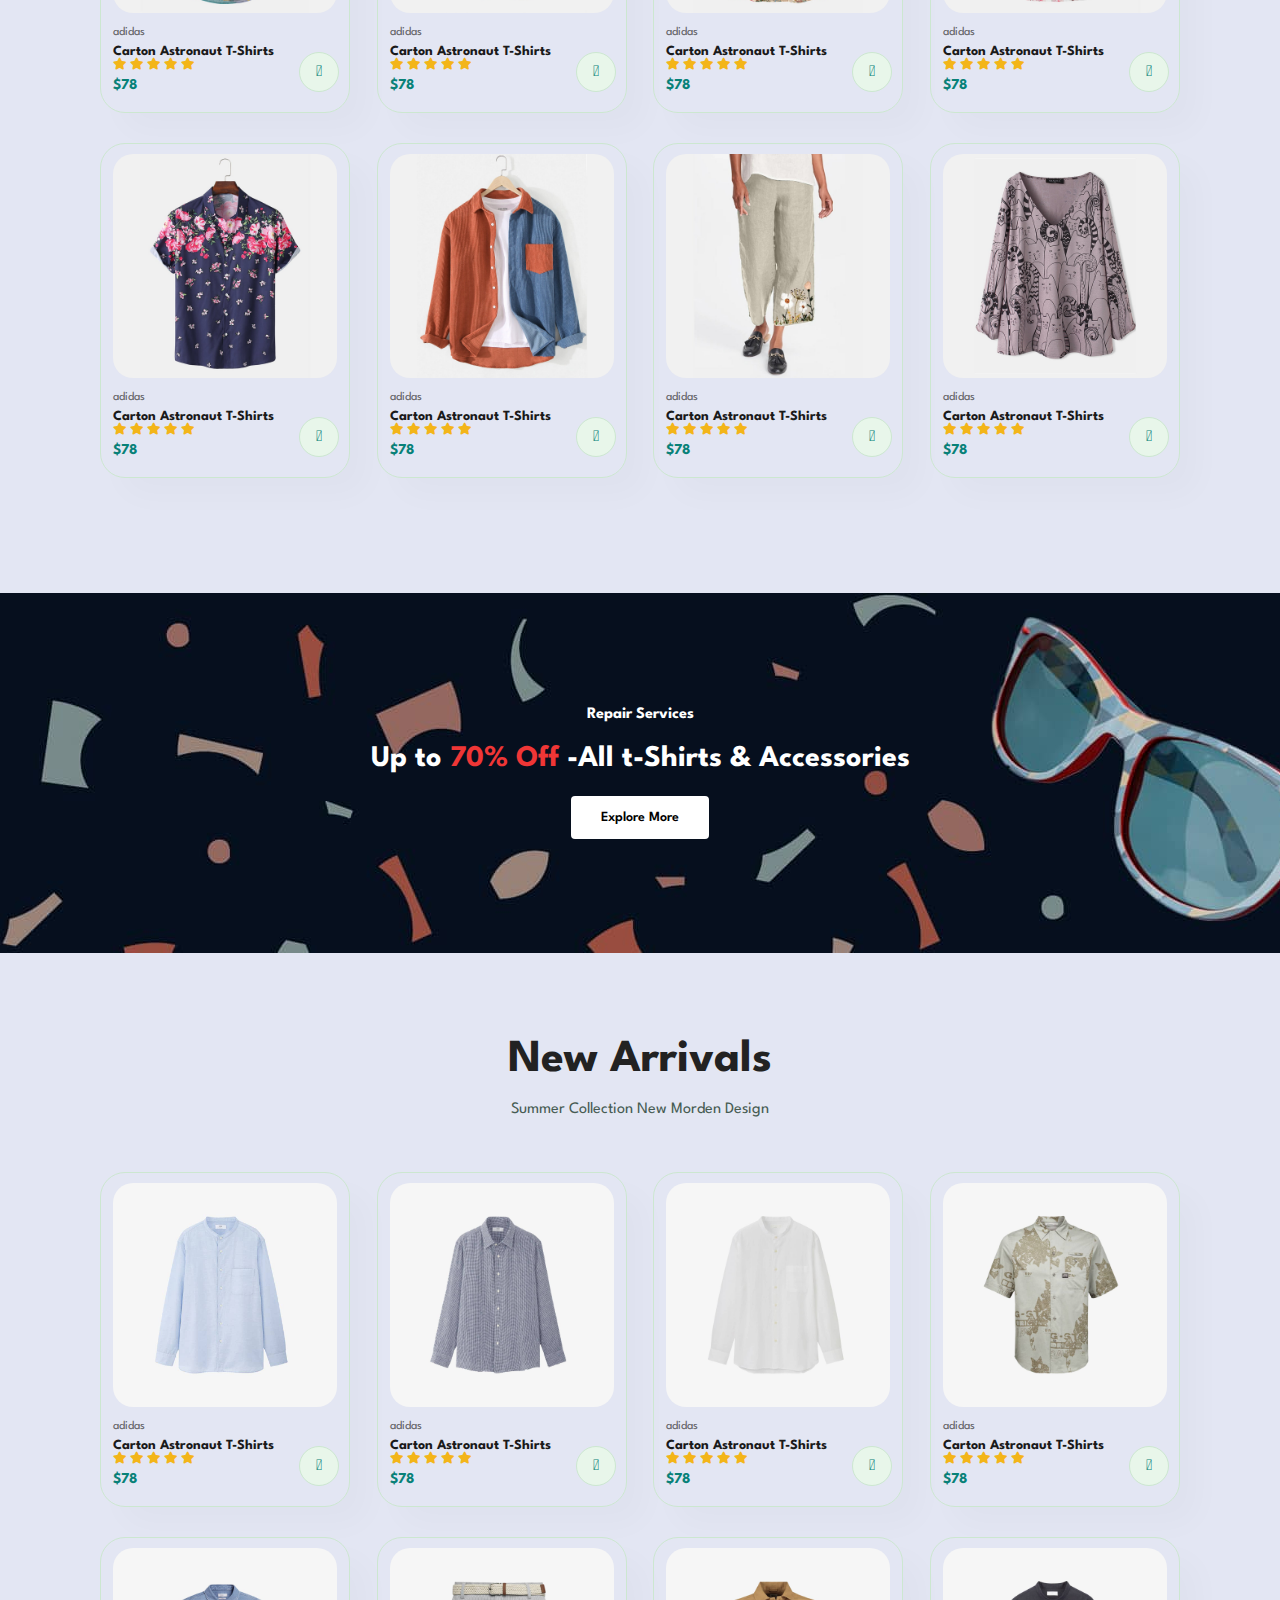
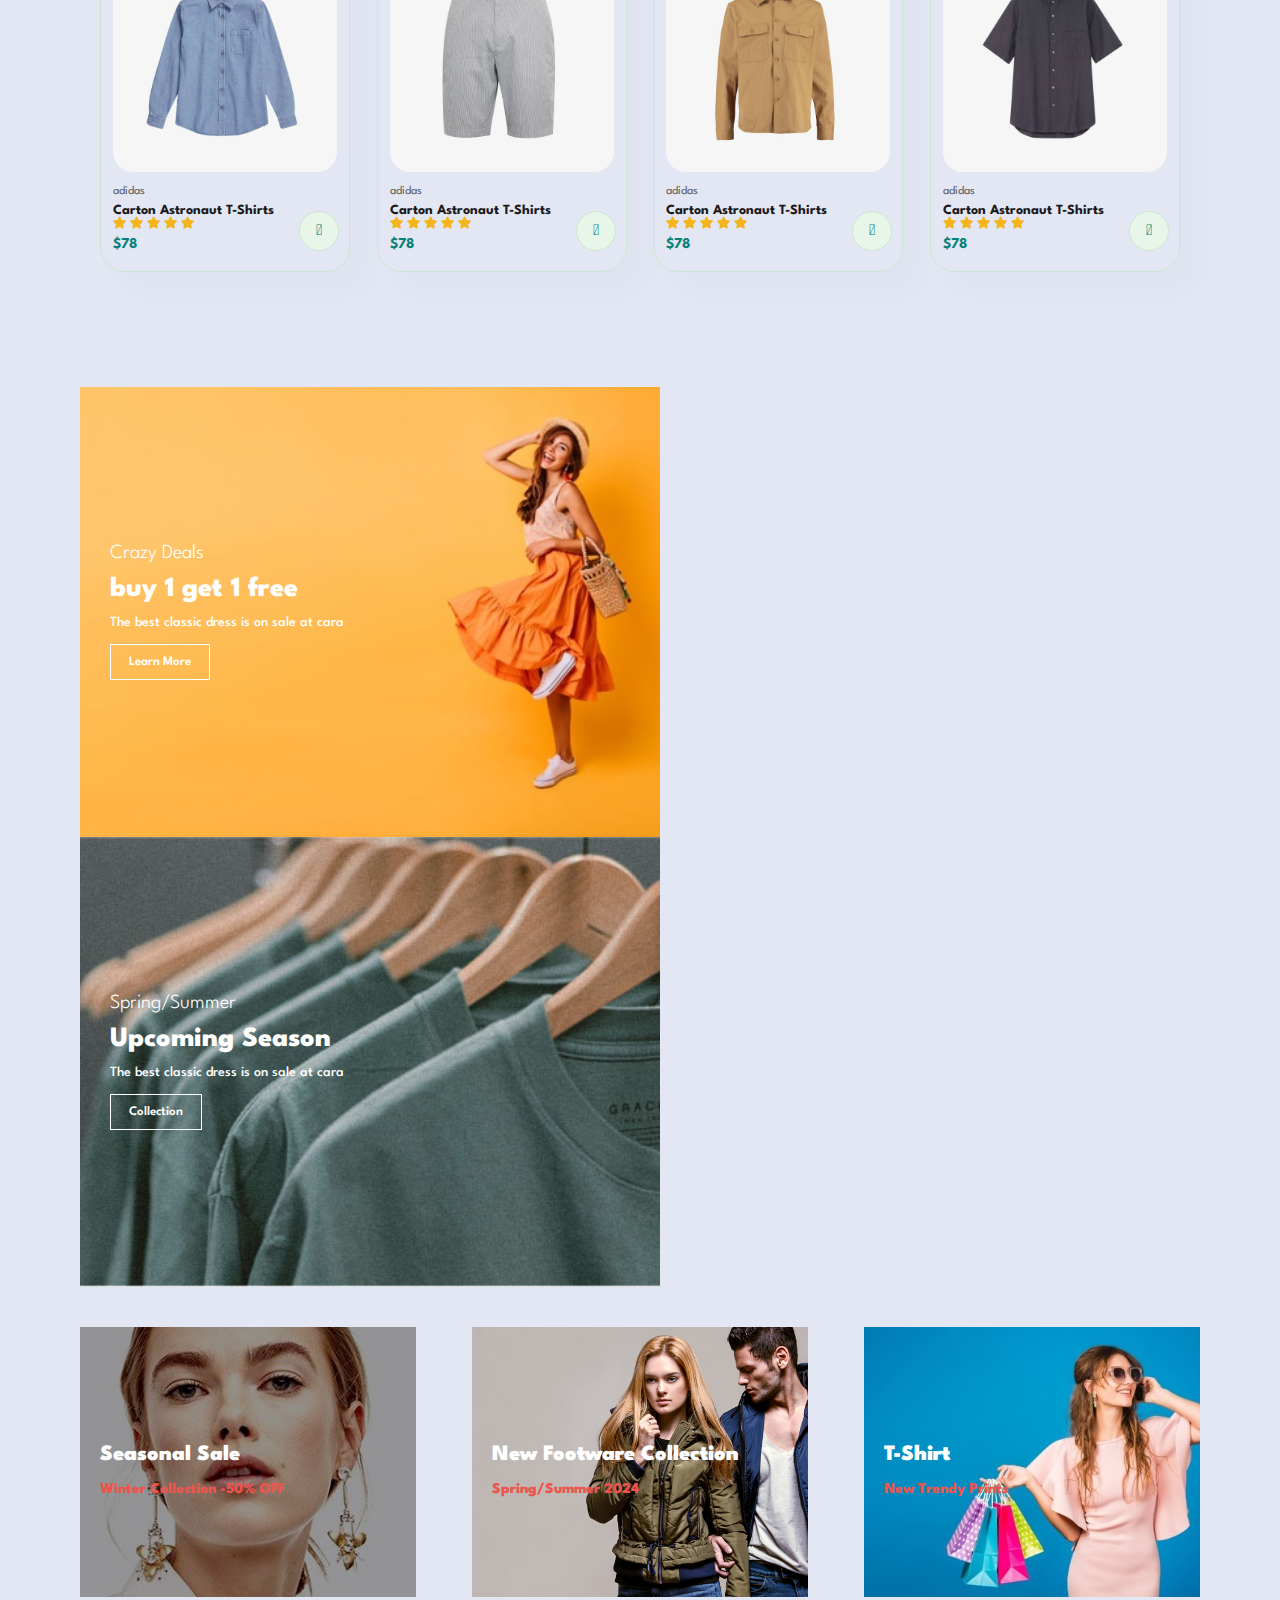
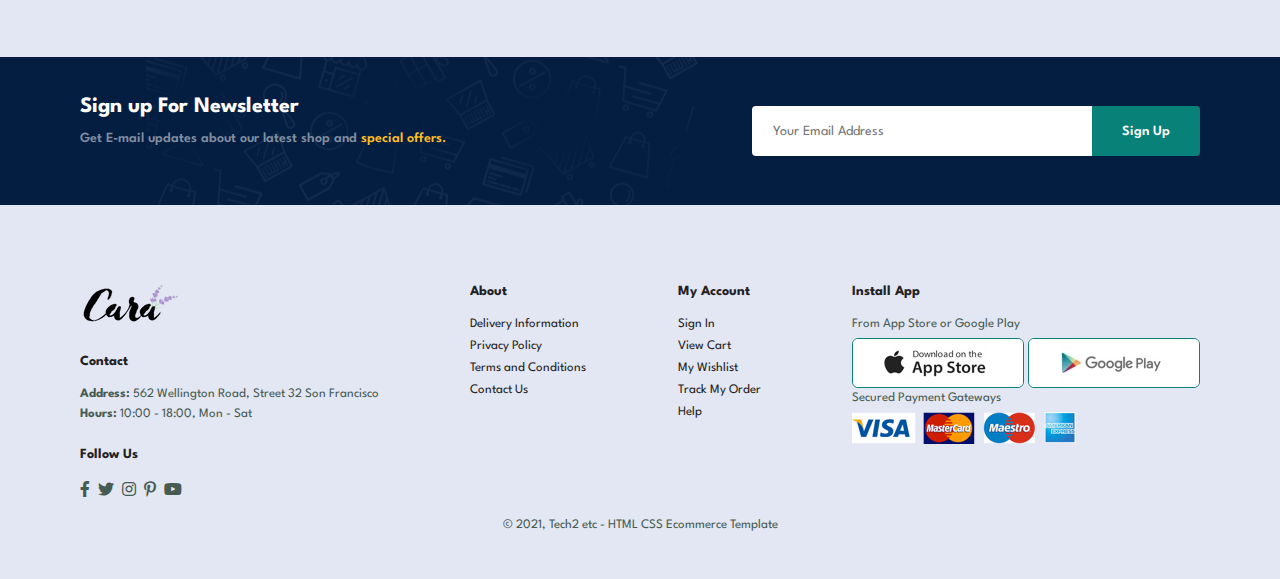
<file: home.html>
<!DOCTYPE html>
<html lang="en">
<head>
    <meta charset="UTF-8">
    <meta name="viewport" content="width=device-width, initial-scale=1.0">
    <title>Document</title>
    <link rel="stylesheet" href="https://pro.fontawesome.com/releases/v5.10.0/css/all.css"/>
    <link rel="stylesheet" href="stylesheet.css">
</head>

<body>  
    <section id="header">
        <a href="#"><img src="/Images/logo.png" class="logo" alt=""></a>
        <div>
            <ul id ="navbar">
                
                <li><a class="active" href="index.html">Home</a></li>
                <li><a href="shop.html">Shop</a></li>
                <li><a href="blog.html">Blog</a></li>
                <li><a href="about.html">About</a></li>
                <li><a href="contact.html">Contact</a></li>
                <li id="lg-bag"><a href="cart.html"><i class="far fa-shopping-bag"></i></a></li>
                <a href="#" id="close"><i class="far fa-times"></i></a>
            </ul>
        </div>
        <div id="mobile">
            <a href="cart.html"><i class="far fa-shopping-bag"></i></a>
            <i id="bar" class="fas fa-outdent"></i>

        </div>
    </section>
    
    <section id="hero">
        <h4>Trade-in-offer</h4>
        <h2>Super value deals</h2>
        <h1>On all products</h1>
        <p>Save more with coupons & up to 70% off! </p>
        <button>Shop Now </button>
    </section>

    <section id="feature" class="section-p1">
        <div class="fe-box">
            <img src="Images/features/f1.png" alt="">
            <h6>Free Shipping</h6>
        </div>

        <div class="fe-box">
            <img src="Images/features/f2.png" alt="">
            <h6>Online Order</h6>
        </div>

        <div class="fe-box">
            <img src="Images/features/f3.png" alt="">
            <h6>Save Money</h6>
        </div>

        <div class="fe-box">
            <img src="Images/features/f4.png" alt="">
            <h6>Promotions</h6>
        </div>

        <div class="fe-box">
            <img src="Images/features/f5.png" alt="">
            <h6>Happy Sell</h6>
        </div>

        <div class="fe-box">
            <img src="Images/features/f6.png" alt="">
            <h6>F24/7 Support</h6>
        </div>
    </section>

    <section id="product1" class="section-p1">
        <h2>Featured Products</h2>
        <p>Summer Collection New Morden Design</p>
        <div class="pro-container">
            <div class="pro" onclick="window.location.href='sproduct.html';">
                <img src="Images/product/f1.jpg" alt="">
                <div class="des">
                    <span>adidas</span>
                    <h5>Carton Astronaut T-Shirts</h5>
                    <div class="star">
                        <i class="fas fa-star"></i>
                        <i class="fas fa-star"></i>
                        <i class="fas fa-star"></i>
                        <i class="fas fa-star"></i>
                        <i class="fas fa-star"></i>
                    </div>
                    <h4>$78</h4>
                </div>
                <a href="#"><i class="fal fa-shopping-cart cart "></i></a>
            </div>

            <div class="pro" onclick="window.location.href='sproduct.html';">
                <img src="Images/product/f2.jpg" alt="">
                <div class="des">
                    <span>adidas</span>
                    <h5>Carton Astronaut T-Shirts</h5>
                    <div class="star">
                        <i class="fas fa-star"></i>
                        <i class="fas fa-star"></i>
                        <i class="fas fa-star"></i>
                        <i class="fas fa-star"></i>
                        <i class="fas fa-star"></i>
                    </div>
                    <h4>$78</h4>
                </div>
                <a href="#"><i class="fal fa-shopping-cart cart "></i></a>
            </div>

            <div class="pro" onclick="window.location.href='sproduct.html';">
                <img src="Images/product/f3.jpg" alt="">
                <div class="des">
                    <span>adidas</span>
                    <h5>Carton Astronaut T-Shirts</h5>
                    <div class="star">
                        <i class="fas fa-star"></i>
                        <i class="fas fa-star"></i>
                        <i class="fas fa-star"></i>
                        <i class="fas fa-star"></i>
                        <i class="fas fa-star"></i>
                    </div>
                    <h4>$78</h4>
                </div>
                <a href="#"><i class="fal fa-shopping-cart cart "></i></a>
            </div>

            <div class="pro" onclick="window.location.href='sproduct.html';">
                <img src="Images/product/f4.jpg" alt="">
                <div class="des">
                    <span>adidas</span>
                    <h5>Carton Astronaut T-Shirts</h5>
                    <div class="star">
                        <i class="fas fa-star"></i>
                        <i class="fas fa-star"></i>
                        <i class="fas fa-star"></i>
                        <i class="fas fa-star"></i>
                        <i class="fas fa-star"></i>
                    </div>
                    <h4>$78</h4>
                </div>
                <a href="#"><i class="fal fa-shopping-cart cart "></i></a>
            </div>

            <div class="pro">
                <img src="Images/product/f5.jpg" alt="">
                <div class="des">
                    <span>adidas</span>
                    <h5>Carton Astronaut T-Shirts</h5>
                    <div class="star">
                        <i class="fas fa-star"></i>
                        <i class="fas fa-star"></i>
                        <i class="fas fa-star"></i>
                        <i class="fas fa-star"></i>
                        <i class="fas fa-star"></i>
                    </div>
                    <h4>$78</h4>
                </div>
                <a href="#"><i class="fal fa-shopping-cart cart "></i></a>
            </div>

            <div class="pro">
                <img src="Images/product/f6.jpg" alt="">
                <div class="des">
                    <span>adidas</span>
                    <h5>Carton Astronaut T-Shirts</h5>
                    <div class="star">
                        <i class="fas fa-star"></i>
                        <i class="fas fa-star"></i>
                        <i class="fas fa-star"></i>
                        <i class="fas fa-star"></i>
                        <i class="fas fa-star"></i>
                    </div>
                    <h4>$78</h4>
                </div>
                <a href="#"><i class="fal fa-shopping-cart cart "></i></a>
            </div>

            <div class="pro">
                <img src="Images/product/f7.jpg" alt="">
                <div class="des">
                    <span>adidas</span>
                    <h5>Carton Astronaut T-Shirts</h5>
                    <div class="star">
                        <i class="fas fa-star"></i>
                        <i class="fas fa-star"></i>
                        <i class="fas fa-star"></i>
                        <i class="fas fa-star"></i>
                        <i class="fas fa-star"></i>
                    </div>
                    <h4>$78</h4>
                </div>
                <a href="#"><i class="fal fa-shopping-cart cart "></i></a>
            </div>

            <div class="pro">
                <img src="Images/product/f8.jpg" alt="">
                <div class="des">
                    <span>adidas</span>
                    <h5>Carton Astronaut T-Shirts</h5>
                    <div class="star">
                        <i class="fas fa-star"></i>
                        <i class="fas fa-star"></i>
                        <i class="fas fa-star"></i>
                        <i class="fas fa-star"></i>
                        <i class="fas fa-star"></i>
                    </div>
                    <h4>$78</h4>
                </div>
                <a href="#"><i class="fal fa-shopping-cart cart "></i></a>
            </div>
        </div>
    </section>

    <section id="banner" class="section-m1">
        <h4>Repair Services</h4>
        <h2>Up to <span>70% Off</span> -All t-Shirts & Accessories </h2>
        <button class="normal">Explore More</button>
    </section>

    <section id="product1" class="section-p1">
        <h2>New Arrivals</h2>
        <p>Summer Collection New Morden Design</p>
        <div class="pro-container">
            <div class="pro">
                <img src="Images/product/n1.jpg" alt="">
                <div class="des">
                    <span>adidas</span>
                    <h5>Carton Astronaut T-Shirts</h5>
                    <div class="star">
                        <i class="fas fa-star"></i>
                        <i class="fas fa-star"></i>
                        <i class="fas fa-star"></i>
                        <i class="fas fa-star"></i>
                        <i class="fas fa-star"></i>
                    </div>
                    <h4>$78</h4>
                </div>
                <a href="#"><i class="fal fa-shopping-cart cart "></i></a>
            </div>

            <div class="pro">
                <img src="Images/product/n2.jpg" alt="">
                <div class="des">
                    <span>adidas</span>
                    <h5>Carton Astronaut T-Shirts</h5>
                    <div class="star">
                        <i class="fas fa-star"></i>
                        <i class="fas fa-star"></i>
                        <i class="fas fa-star"></i>
                        <i class="fas fa-star"></i>
                        <i class="fas fa-star"></i>
                    </div>
                    <h4>$78</h4>
                </div>
                <a href="#"><i class="fal fa-shopping-cart cart "></i></a>
            </div>

            <div class="pro">
                <img src="Images/product/n3.jpg" alt="">
                <div class="des">
                    <span>adidas</span>
                    <h5>Carton Astronaut T-Shirts</h5>
                    <div class="star">
                        <i class="fas fa-star"></i>
                        <i class="fas fa-star"></i>
                        <i class="fas fa-star"></i>
                        <i class="fas fa-star"></i>
                        <i class="fas fa-star"></i>
                    </div>
                    <h4>$78</h4>
                </div>
                <a href="#"><i class="fal fa-shopping-cart cart "></i></a>
            </div>

            <div class="pro">
                <img src="Images/product/n4.jpg" alt="">
                <div class="des">
                    <span>adidas</span>
                    <h5>Carton Astronaut T-Shirts</h5>
                    <div class="star">
                        <i class="fas fa-star"></i>
                        <i class="fas fa-star"></i>
                        <i class="fas fa-star"></i>
                        <i class="fas fa-star"></i>
                        <i class="fas fa-star"></i>
                    </div>
                    <h4>$78</h4>
                </div>
                <a href="#"><i class="fal fa-shopping-cart cart "></i></a>
            </div>

            <div class="pro">
                <img src="Images/product/n5.jpg" alt="">
                <div class="des">
                    <span>adidas</span>
                    <h5>Carton Astronaut T-Shirts</h5>
                    <div class="star">
                        <i class="fas fa-star"></i>
                        <i class="fas fa-star"></i>
                        <i class="fas fa-star"></i>
                        <i class="fas fa-star"></i>
                        <i class="fas fa-star"></i>
                    </div>
                    <h4>$78</h4>
                </div>
                <a href="#"><i class="fal fa-shopping-cart cart "></i></a>
            </div>

            <div class="pro">
                <img src="Images/product/n6.jpg" alt="">
                <div class="des">
                    <span>adidas</span>
                    <h5>Carton Astronaut T-Shirts</h5>
                    <div class="star">
                        <i class="fas fa-star"></i>
                        <i class="fas fa-star"></i>
                        <i class="fas fa-star"></i>
                        <i class="fas fa-star"></i>
                        <i class="fas fa-star"></i>
                    </div>
                    <h4>$78</h4>
                </div>
                <a href="#"><i class="fal fa-shopping-cart cart "></i></a>
            </div>

            <div class="pro">
                <img src="Images/product/n7.jpg" alt="">
                <div class="des">
                    <span>adidas</span>
                    <h5>Carton Astronaut T-Shirts</h5>
                    <div class="star">
                        <i class="fas fa-star"></i>
                        <i class="fas fa-star"></i>
                        <i class="fas fa-star"></i>
                        <i class="fas fa-star"></i>
                        <i class="fas fa-star"></i>
                    </div>
                    <h4>$78</h4>
                </div>
                <a href="#"><i class="fal fa-shopping-cart cart "></i></a>
            </div>

            <div class="pro">
                <img src="Images/product/n8.jpg" alt="">
                <div class="des">
                    <span>adidas</span>
                    <h5>Carton Astronaut T-Shirts</h5>
                    <div class="star">
                        <i class="fas fa-star"></i>
                        <i class="fas fa-star"></i>
                        <i class="fas fa-star"></i>
                        <i class="fas fa-star"></i>
                        <i class="fas fa-star"></i>
                    </div>
                    <h4>$78</h4>
                </div>
                <a href="#"><i class="fal fa-shopping-cart cart "></i></a>
            </div>
        </div>
    </section>

    <section id="sm-banner" class="section-p1">
        <div class="banner-box">
            <h4>Crazy Deals</h4>
            <h2>buy 1 get 1 free</h2>
            <span>The best classic dress is on sale at cara</span>
            <button class="white">Learn More</button>
        </div>

        <div class="banner-box banner-box2">
            <h4>Spring/Summer</h4>
            <h2>Upcoming Season</h2>
            <span>The best classic dress is on sale at cara</span>
            <button class="white">Collection </button>
        </div>
    </section>

    <section id="banner3">
        <div class="banner-box">
            <h2>Seasonal Sale</h2>
            <h3>Winter Collection -50% OFF</h3>    
        </div>

        <div class="banner-box banner-box2">
            <h2>New Footware Collection</h2>
            <h3>Spring/Summer 2024</h3>    
        </div>

        <div class="banner-box banner-box3">
            <h2>T-Shirt</h2>
            <h3>New Trendy Prints</h3>    
        </div>
    </section>

    <section id="newsletter" class="section-p1 section-m1">
        <div class="newstext">
            <h4>Sign up For Newsletter</h4>
            <p> Get E-mail updates about our latest shop and <span>special offers.</span></p>
        </div>

        <div class="form">
            <input type="text" placeholder="Your Email Address">
            <button class="normal">Sign Up</button>
        </div>
    </section>

    <footer class="section-p1">
        <div class="col">
            <img class="logo" src="/Images/logo.png" alt="">
            <h4>Contact</h4>
            <p><strong>Address:</strong> 562 Wellington Road, Street 32 Son Francisco</p>
            <p><strong>Hours:</strong> 10:00 - 18:00, Mon - Sat</p>
            <div class="follow">
                <h4>Follow Us</h4>
                <div class="icons">
                    <i class="fab fa-facebook-f"></i>
                    <i class="fab fa-twitter"></i>
                    <i class="fab fa-instagram"></i>
                    <i class="fab fa-pinterest-p"></i>
                    <i class="fab fa-youtube"></i>
                </div>
            </div>
                        
        </div>

        <div class="col">
            <h4>About</h4>
            <a href="#">Delivery Information</a>
            <a href="#">Privacy Policy</a>
            <a href="#">Terms and Conditions</a>
            <a href="#">Contact Us</a>
        </div>

        <div class="col">
            <h4>My Account</h4>
            <a href="#">Sign In</a>
            <a href="#">View Cart</a>
            <a href="#">My Wishlist</a>
            <a href="#">Track My Order </a>
            <a href="#">Help </a>
        </div>

        <div class="col install">
            <h4>Install App</h4>
            <p>From App Store or Google Play</p>
            <div class="row">
                <img src="Images/pay/app.jpg" alt="">
                <img src="Images/pay/play.jpg" alt="">
            </div>
            <p>Secured Payment Gateways</p>
            <img src="Images/pay/pay.png" alt="">
        </div>

        <div class="copyright">
            <p>&copy 2021, Tech2 etc - HTML CSS Ecommerce Template</p>
        </div>
        
    </footer>

    <script src="script.js"></script>
</body>
</html>
</file>
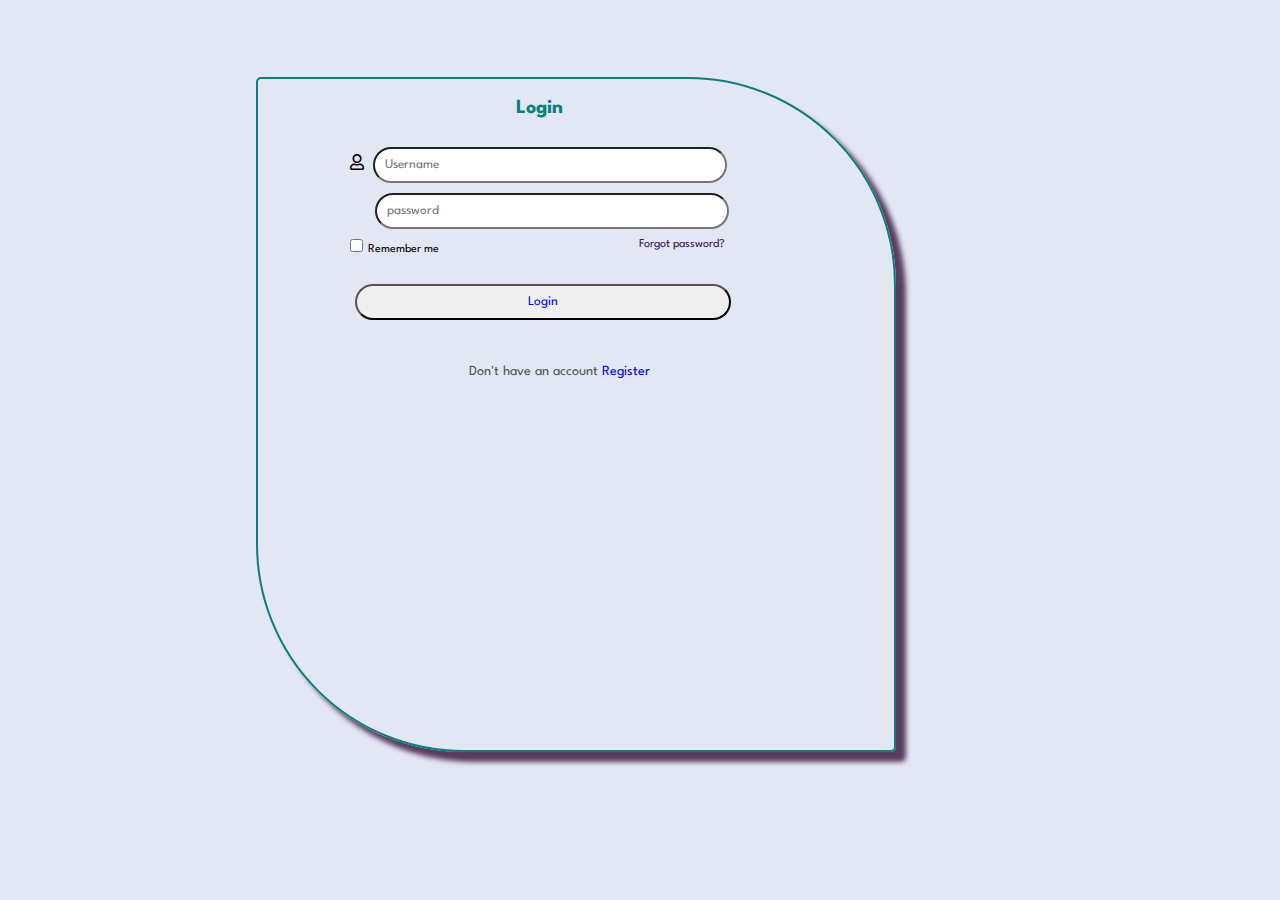
<file: login.html>
<!DOCTYPE html>
<html lang="en">
<head>
    <meta charset="UTF-8">
    <meta name="viewport" content="width=device-width, initial-scale=1.0">
    <title>Document</title>
    <link rel="stylesheet" href="https://pro.fontawesome.com/releases/v5.10.0/css/all.css"/>
    <link rel="stylesheet" href="stylesheet.css">
</head>
<body>
    <div id="login-container">

        <h4>Login</h4>

        <div class="form-login">
            <div>
                <i class="far fa-regular fa-user"></i>
                <input type="text" placeholder="Username">
            </div>
            <div>
                <i class="far fa-solid fa-lock"></i>
                <input type="password" placeholder="password">
            </div>   
            
        </div>
        <div class="forgot">
            <div>
                <input type="checkbox" ><span>Remember me </span>
            </div>
            <a href="#">Forgot password?</a>
        </div>

        <button><a href="home.html">Login</a></button>
        <p>Don't have an account <a href="#">Register</a></account></p>

    </div>
    <script src="script.js"></script>
</body>
</html>
</file>
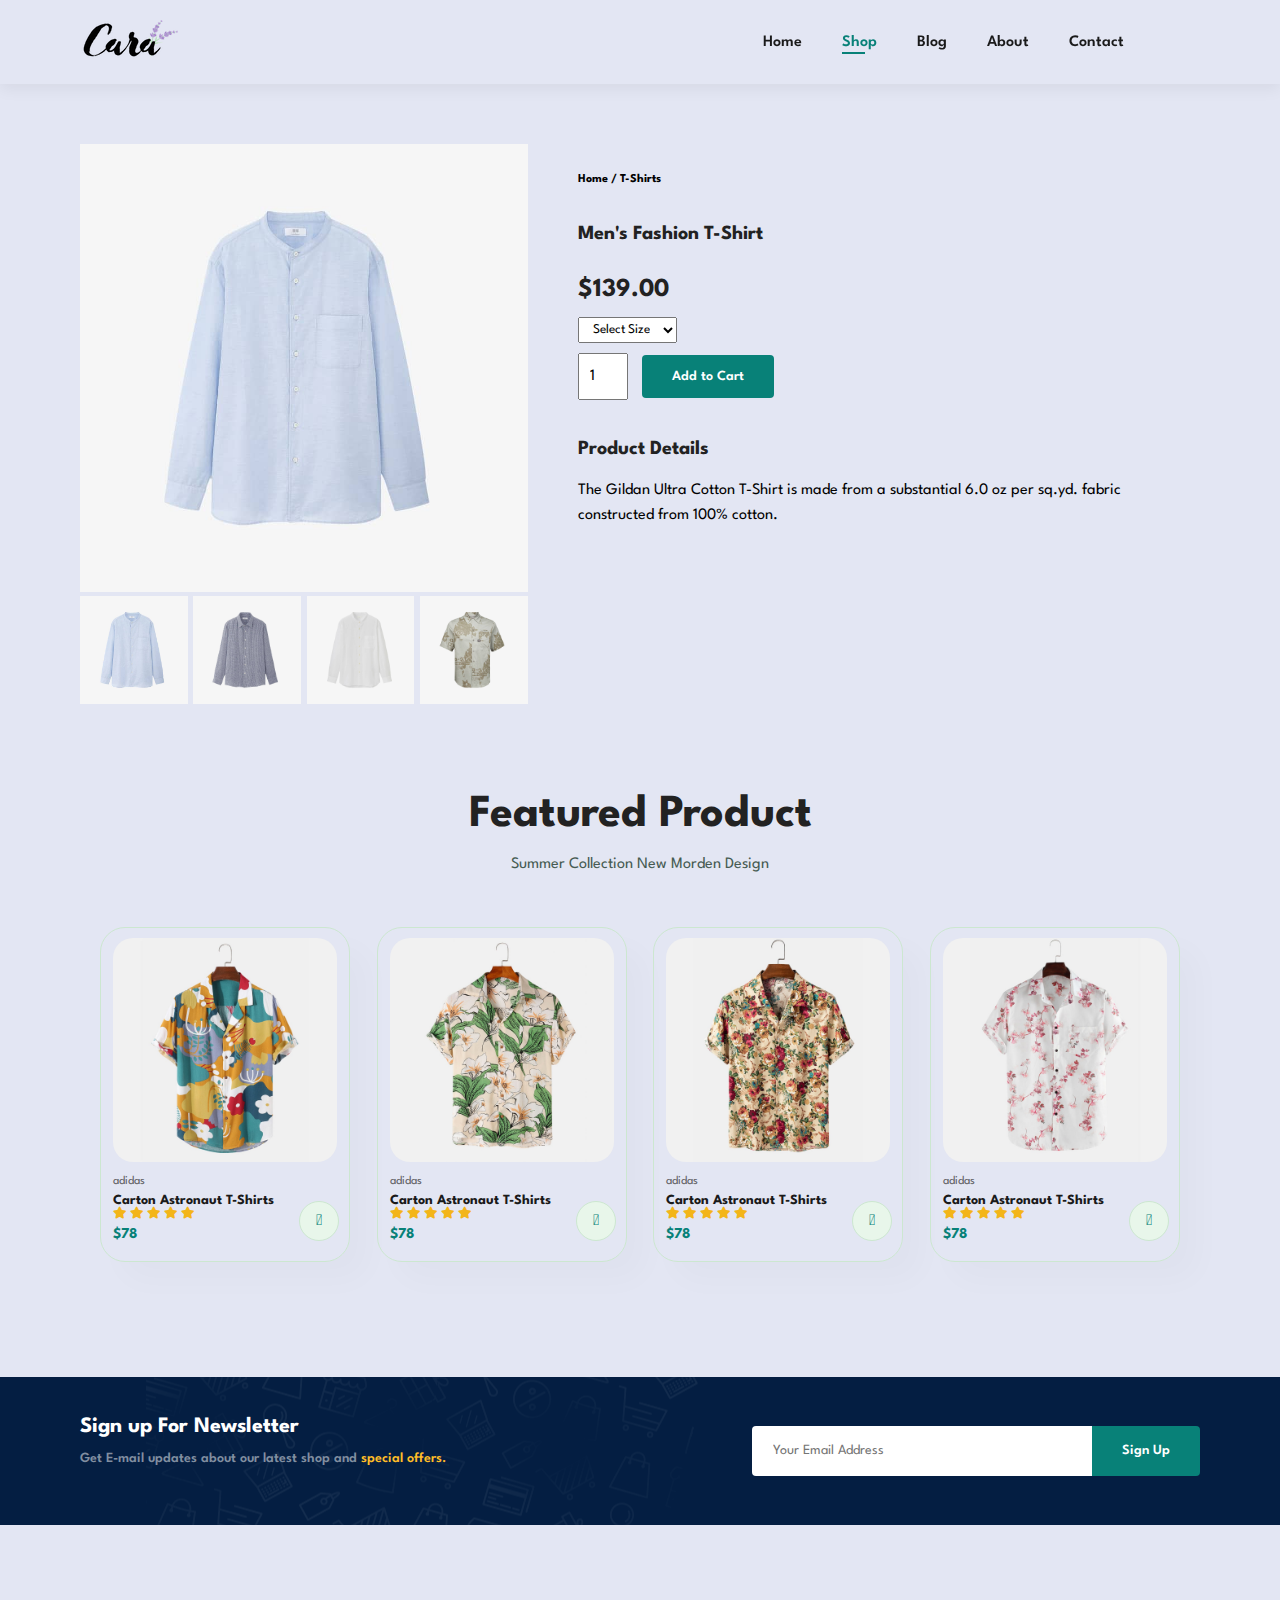
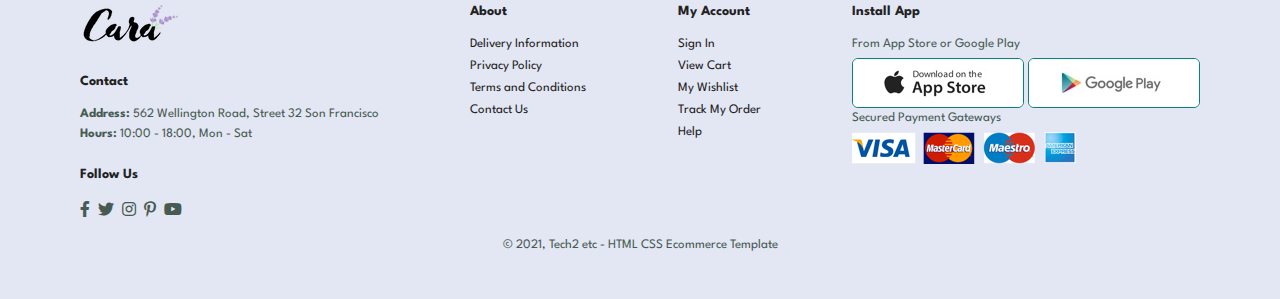
<file: s1product.html>
<!DOCTYPE html>
<html lang="en">
<head>
    <meta charset="UTF-8">
    <meta name="viewport" content="width=device-width, initial-scale=1.0">
    <title>Document</title>
    <link rel="stylesheet" href="https://pro.fontawesome.com/releases/v5.10.0/css/all.css"/>
    <link rel="stylesheet" href="stylesheet.css">
</head>

<body>  
    <section id="header">
        <a href="#"><img src="/Images/logo.png" class="logo" alt=""></a>
        <div>
            <ul id ="navbar">
                
                <li><a href="index.html">Home</a></li>
                <li><a  class="active" href="shop.html">Shop</a></li>
                <li><a href="blog.html">Blog</a></li>
                <li><a href="about.html">About</a></li>
                <li><a href="contact.html">Contact</a></li>
                <li id="lg-bag"><a href="cart.html"><i class="far fa-shopping-bag"></i></a></li>
                <a href="#" id="close"><i class="far fa-times"></i></a>
            </ul>
        </div>
        <div id="mobile">
            <a href="cart.html"><i class="far fa-shopping-bag"></i></a>
            <i id="bar" class="fas fa-outdent"></i>

        </div>
    </section>

    <section id="prodetails" class="section-p1">
        <div class="single-pro-image">
            <img src="Images/product/n1.jpg" width="100%" id="MainImg">

            <div class="small-img-group">

                <div class="small-img-col">
                    <img src="Images/product/n1.jpg" width="100%" class="small-img" alt="">
                </div>

                <div class="small-img-col">
                    <img src="Images/product/n2.jpg" width="100%" class="small-img" alt="">
                </div>

                <div class="small-img-col">
                    <img src="Images/product/n3.jpg" width="100%"class="small-img" alt="">
                </div>

                <div class="small-img-col">
                    <img src="Images/product/n4.jpg" width="100%" class="small-img" alt="">
                </div>
            </div>
        </div>

        <div class="single-pro-details">
            <h6>Home / T-Shirts</h6>
            <h4>Men's Fashion T-Shirt</h4>
            <h2>$139.00</h2>
            <select>
                <option>Select Size</option>
                <option>Small</option>
                <option>Medium</option>
                <option>Large</option>
                <option>XL</option>
                <option>XXL</option>
            </select>
            <input type="number" value="1">
            <button class="normal"><a href="cart.html">Add to Cart</a></button>
            <h4>Product Details</h4>
            <span>The Gildan Ultra Cotton T-Shirt is made from a substantial 6.0 oz per sq.yd. fabric constructed from 100% cotton.</span>
        </div>
        
    </section>

    <section id="product1" class="section-p1">
        <h2>Featured Product</h2>
        <p>Summer Collection New Morden Design</p>
        <div class="pro-container">
            <div class="pro">
                <img src="Images/product/f1.jpg" alt="">
                <div class="des">
                    <span>adidas</span>
                    <h5>Carton Astronaut T-Shirts</h5>
                    <div class="star">
                        <i class="fas fa-star"></i>
                        <i class="fas fa-star"></i>
                        <i class="fas fa-star"></i>
                        <i class="fas fa-star"></i>
                        <i class="fas fa-star"></i>
                    </div>
                    <h4>$78</h4>
                </div>
                <a href="#"><i class="fal fa-shopping-cart cart "></i></a>
            </div>

            <div class="pro">
                <img src="Images/product/f2.jpg" alt="">
                <div class="des">
                    <span>adidas</span>
                    <h5>Carton Astronaut T-Shirts</h5>
                    <div class="star">
                        <i class="fas fa-star"></i>
                        <i class="fas fa-star"></i>
                        <i class="fas fa-star"></i>
                        <i class="fas fa-star"></i>
                        <i class="fas fa-star"></i>
                    </div>
                    <h4>$78</h4>
                </div>
                <a href="#"><i class="fal fa-shopping-cart cart "></i></a>
            </div>

            <div class="pro">
                <img src="Images/product/f3.jpg" alt="">
                <div class="des">
                    <span>adidas</span>
                    <h5>Carton Astronaut T-Shirts</h5>
                    <div class="star">
                        <i class="fas fa-star"></i>
                        <i class="fas fa-star"></i>
                        <i class="fas fa-star"></i>
                        <i class="fas fa-star"></i>
                        <i class="fas fa-star"></i>
                    </div>
                    <h4>$78</h4>
                </div>
                <a href="#"><i class="fal fa-shopping-cart cart "></i></a>
            </div>

            <div class="pro">
                <img src="Images/product/f4.jpg" alt="">
                <div class="des">
                    <span>adidas</span>
                    <h5>Carton Astronaut T-Shirts</h5>
                    <div class="star">
                        <i class="fas fa-star"></i>
                        <i class="fas fa-star"></i>
                        <i class="fas fa-star"></i>
                        <i class="fas fa-star"></i>
                        <i class="fas fa-star"></i>
                    </div>
                    <h4>$78</h4>
                </div>
                <a href="cart.html"><i class="fal fa-shopping-cart cart "></i></a>
            </div>
        </div>
    </section>

    <section id="newsletter" class="section-p1 section-m1">
        <div class="newstext">
            <h4>Sign up For Newsletter</h4>
            <p> Get E-mail updates about our latest shop and <span>special offers.</span></p>
        </div>

        <div class="form">
            <input type="text" placeholder="Your Email Address">
            <button class="normal">Sign Up</button>
        </div>
    </section>

    <footer class="section-p1">
        <div class="col">
            <img class="logo" src="/Images/logo.png" alt="">
            <h4>Contact</h4>
            <p><strong>Address:</strong> 562 Wellington Road, Street 32 Son Francisco</p>
            <p><strong>Hours:</strong> 10:00 - 18:00, Mon - Sat</p>
            <div class="follow">
                <h4>Follow Us</h4>
                <div class="icons">
                    <i class="fab fa-facebook-f"></i>
                    <i class="fab fa-twitter"></i>
                    <i class="fab fa-instagram"></i>
                    <i class="fab fa-pinterest-p"></i>
                    <i class="fab fa-youtube"></i>
                </div>
            </div>
                        
        </div>

        <div class="col">
            <h4>About</h4>
            <a href="#">Delivery Information</a>
            <a href="#">Privacy Policy</a>
            <a href="#">Terms and Conditions</a>
            <a href="#">Contact Us</a>
        </div>

        <div class="col">
            <h4>My Account</h4>
            <a href="#">Sign In</a>
            <a href="#">View Cart</a>
            <a href="#">My Wishlist</a>
            <a href="#">Track My Order </a>
            <a href="#">Help </a>
        </div>

        <div class="col install">
            <h4>Install App</h4>
            <p>From App Store or Google Play</p>
            <div class="row">
                <img src="Images/pay/app.jpg" alt="">
                <img src="Images/pay/play.jpg" alt="">
            </div>
            <p>Secured Payment Gateways</p>
            <img src="Images/pay/pay.png" alt="">
        </div>

        <div class="copyright">
            <p>&copy 2021, Tech2 etc - HTML CSS Ecommerce Template</p>
        </div>
        
    </footer>

    <script>
        var MainImg = document.getElementById("MainImg");
        var smallImg = document.getElementsByClassName("small-img");

        smallImg[0].onclick = function() {
            MainImg.src = smallImg[0].src;
        }

        smallImg[1].onclick = function() {
            MainImg.src = smallImg[1].src;
        }

        smallImg[2].onclick = function() {
            MainImg.src = smallImg[2].src;
        }

        smallImg[3].onclick = function() {
            MainImg.src = smallImg[3].src;
        }

    </script>


    <script src="script.js"></script>
</body>
</html>
</file>
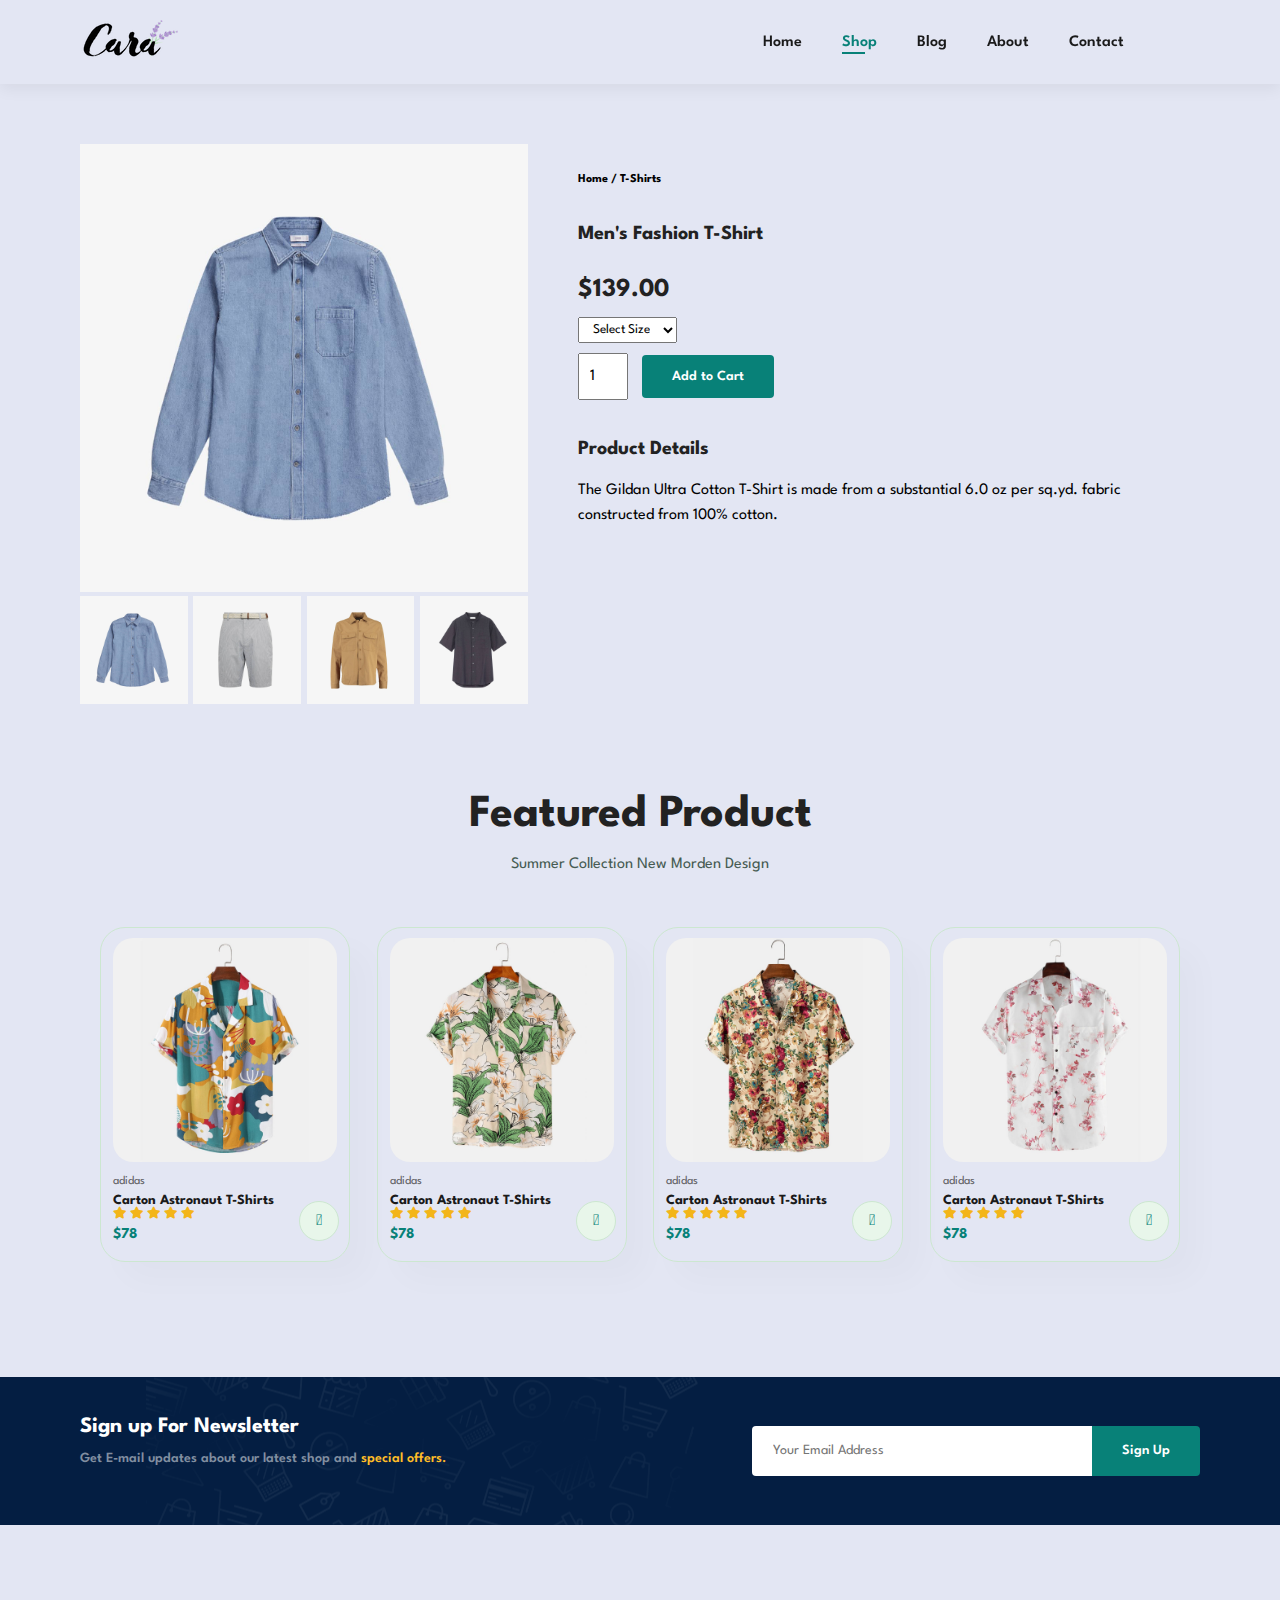
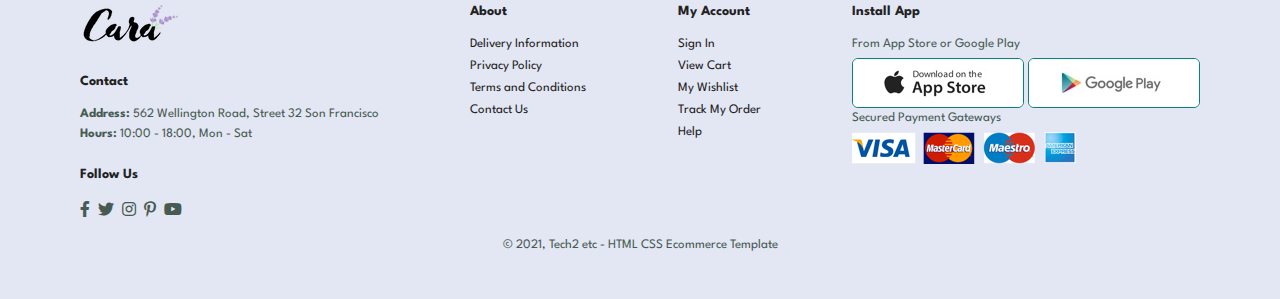
<file: s2product.html>
<!DOCTYPE html>
<html lang="en">
<head>
    <meta charset="UTF-8">
    <meta name="viewport" content="width=device-width, initial-scale=1.0">
    <title>Document</title>
    <link rel="stylesheet" href="https://pro.fontawesome.com/releases/v5.10.0/css/all.css"/>
    <link rel="stylesheet" href="stylesheet.css">
</head>

<body>  
    <section id="header">
        <a href="#"><img src="/Images/logo.png" class="logo" alt=""></a>
        <div>
            <ul id ="navbar">
                
                <li><a href="index.html">Home</a></li>
                <li><a  class="active" href="shop.html">Shop</a></li>
                <li><a href="blog.html">Blog</a></li>
                <li><a href="about.html">About</a></li>
                <li><a href="contact.html">Contact</a></li>
                <li id="lg-bag"><a href="cart.html"><i class="far fa-shopping-bag"></i></a></li>
                <a href="#" id="close"><i class="far fa-times"></i></a>
            </ul>
        </div>
        <div id="mobile">
            <a href="cart.html"><i class="far fa-shopping-bag"></i></a>
            <i id="bar" class="fas fa-outdent"></i>

        </div>
    </section>

    <section id="prodetails" class="section-p1">
        <div class="single-pro-image">
            <img src="Images/product/n5.jpg" width="100%" id="MainImg">

            <div class="small-img-group">

                <div class="small-img-col">
                    <img src="Images/product/n5.jpg" width="100%" class="small-img" alt="">
                </div>

                <div class="small-img-col">
                    <img src="Images/product/n6.jpg" width="100%" class="small-img" alt="">
                </div>

                <div class="small-img-col">
                    <img src="Images/product/n7.jpg" width="100%"class="small-img" alt="">
                </div>

                <div class="small-img-col">
                    <img src="Images/product/n8.jpg" width="100%" class="small-img" alt="">
                </div>
            </div>
        </div>

        <div class="single-pro-details">
            <h6>Home / T-Shirts</h6>
            <h4>Men's Fashion T-Shirt</h4>
            <h2>$139.00</h2>
            <select>
                <option>Select Size</option>
                <option>Small</option>
                <option>Medium</option>
                <option>Large</option>
                <option>XL</option>
                <option>XXL</option>
            </select>
            <input type="number" value="1">
            <button class="normal"><a href="cart.html">Add to Cart</a></button>
            <h4>Product Details</h4>
            <span>The Gildan Ultra Cotton T-Shirt is made from a substantial 6.0 oz per sq.yd. fabric constructed from 100% cotton.</span>
        </div>
        
    </section>

    <section id="product1" class="section-p1">
        <h2>Featured Product</h2>
        <p>Summer Collection New Morden Design</p>
        <div class="pro-container">
            <div class="pro" onclick="window.location.href='sproduct.html';">
                <img src="Images/product/f1.jpg" alt="">
                <div class="des">
                    <span>adidas</span>
                    <h5>Carton Astronaut T-Shirts</h5>
                    <div class="star">
                        <i class="fas fa-star"></i>
                        <i class="fas fa-star"></i>
                        <i class="fas fa-star"></i>
                        <i class="fas fa-star"></i>
                        <i class="fas fa-star"></i>
                    </div>
                    <h4>$78</h4>
                </div>
                <a href="#"><i class="fal fa-shopping-cart cart "></i></a>
            </div>

            <div class="pro" onclick="window.location.href='sproduct.html';">
                <img src="Images/product/f2.jpg" alt="">
                <div class="des">
                    <span>adidas</span>
                    <h5>Carton Astronaut T-Shirts</h5>
                    <div class="star">
                        <i class="fas fa-star"></i>
                        <i class="fas fa-star"></i>
                        <i class="fas fa-star"></i>
                        <i class="fas fa-star"></i>
                        <i class="fas fa-star"></i>
                    </div>
                    <h4>$78</h4>
                </div>
                <a href="#"><i class="fal fa-shopping-cart cart "></i></a>
            </div>

            <div class="pro" onclick="window.location.href='sproduct.html';">
                <img src="Images/product/f3.jpg" alt="">
                <div class="des">
                    <span>adidas</span>
                    <h5>Carton Astronaut T-Shirts</h5>
                    <div class="star">
                        <i class="fas fa-star"></i>
                        <i class="fas fa-star"></i>
                        <i class="fas fa-star"></i>
                        <i class="fas fa-star"></i>
                        <i class="fas fa-star"></i>
                    </div>
                    <h4>$78</h4>
                </div>
                <a href="#"><i class="fal fa-shopping-cart cart "></i></a>
            </div>

            <div class="pro" onclick="window.location.href='sproduct.html';">
                <img src="Images/product/f4.jpg" alt="">
                <div class="des">
                    <span>adidas</span>
                    <h5>Carton Astronaut T-Shirts</h5>
                    <div class="star">
                        <i class="fas fa-star"></i>
                        <i class="fas fa-star"></i>
                        <i class="fas fa-star"></i>
                        <i class="fas fa-star"></i>
                        <i class="fas fa-star"></i>
                    </div>
                    <h4>$78</h4>
                </div>
                <a href="#"><i class="fal fa-shopping-cart cart "></i></a>
            </div>
        </div>
    </section>

    <section id="newsletter" class="section-p1 section-m1">
        <div class="newstext">
            <h4>Sign up For Newsletter</h4>
            <p> Get E-mail updates about our latest shop and <span>special offers.</span></p>
        </div>

        <div class="form">
            <input type="text" placeholder="Your Email Address">
            <button class="normal">Sign Up</button>
        </div>
    </section>

    <footer class="section-p1">
        <div class="col">
            <img class="logo" src="/Images/logo.png" alt="">
            <h4>Contact</h4>
            <p><strong>Address:</strong> 562 Wellington Road, Street 32 Son Francisco</p>
            <p><strong>Hours:</strong> 10:00 - 18:00, Mon - Sat</p>
            <div class="follow">
                <h4>Follow Us</h4>
                <div class="icons">
                    <i class="fab fa-facebook-f"></i>
                    <i class="fab fa-twitter"></i>
                    <i class="fab fa-instagram"></i>
                    <i class="fab fa-pinterest-p"></i>
                    <i class="fab fa-youtube"></i>
                </div>
            </div>
                        
        </div>

        <div class="col">
            <h4>About</h4>
            <a href="#">Delivery Information</a>
            <a href="#">Privacy Policy</a>
            <a href="#">Terms and Conditions</a>
            <a href="#">Contact Us</a>
        </div>

        <div class="col">
            <h4>My Account</h4>
            <a href="#">Sign In</a>
            <a href="#">View Cart</a>
            <a href="#">My Wishlist</a>
            <a href="#">Track My Order </a>
            <a href="#">Help </a>
        </div>

        <div class="col install">
            <h4>Install App</h4>
            <p>From App Store or Google Play</p>
            <div class="row">
                <img src="Images/pay/app.jpg" alt="">
                <img src="Images/pay/play.jpg" alt="">
            </div>
            <p>Secured Payment Gateways</p>
            <img src="Images/pay/pay.png" alt="">
        </div>

        <div class="copyright">
            <p>&copy 2021, Tech2 etc - HTML CSS Ecommerce Template</p>
        </div>
        
    </footer>

    <script>
        var MainImg = document.getElementById("MainImg");
        var smallImg = document.getElementsByClassName("small-img");

        smallImg[0].onclick = function() {
            MainImg.src = smallImg[0].src;
        }

        smallImg[1].onclick = function() {
            MainImg.src = smallImg[1].src;
        }

        smallImg[2].onclick = function() {
            MainImg.src = smallImg[2].src;
        }

        smallImg[3].onclick = function() {
            MainImg.src = smallImg[3].src;
        }

    </script>


    <script src="script.js"></script>
</body>
</html>
</file>
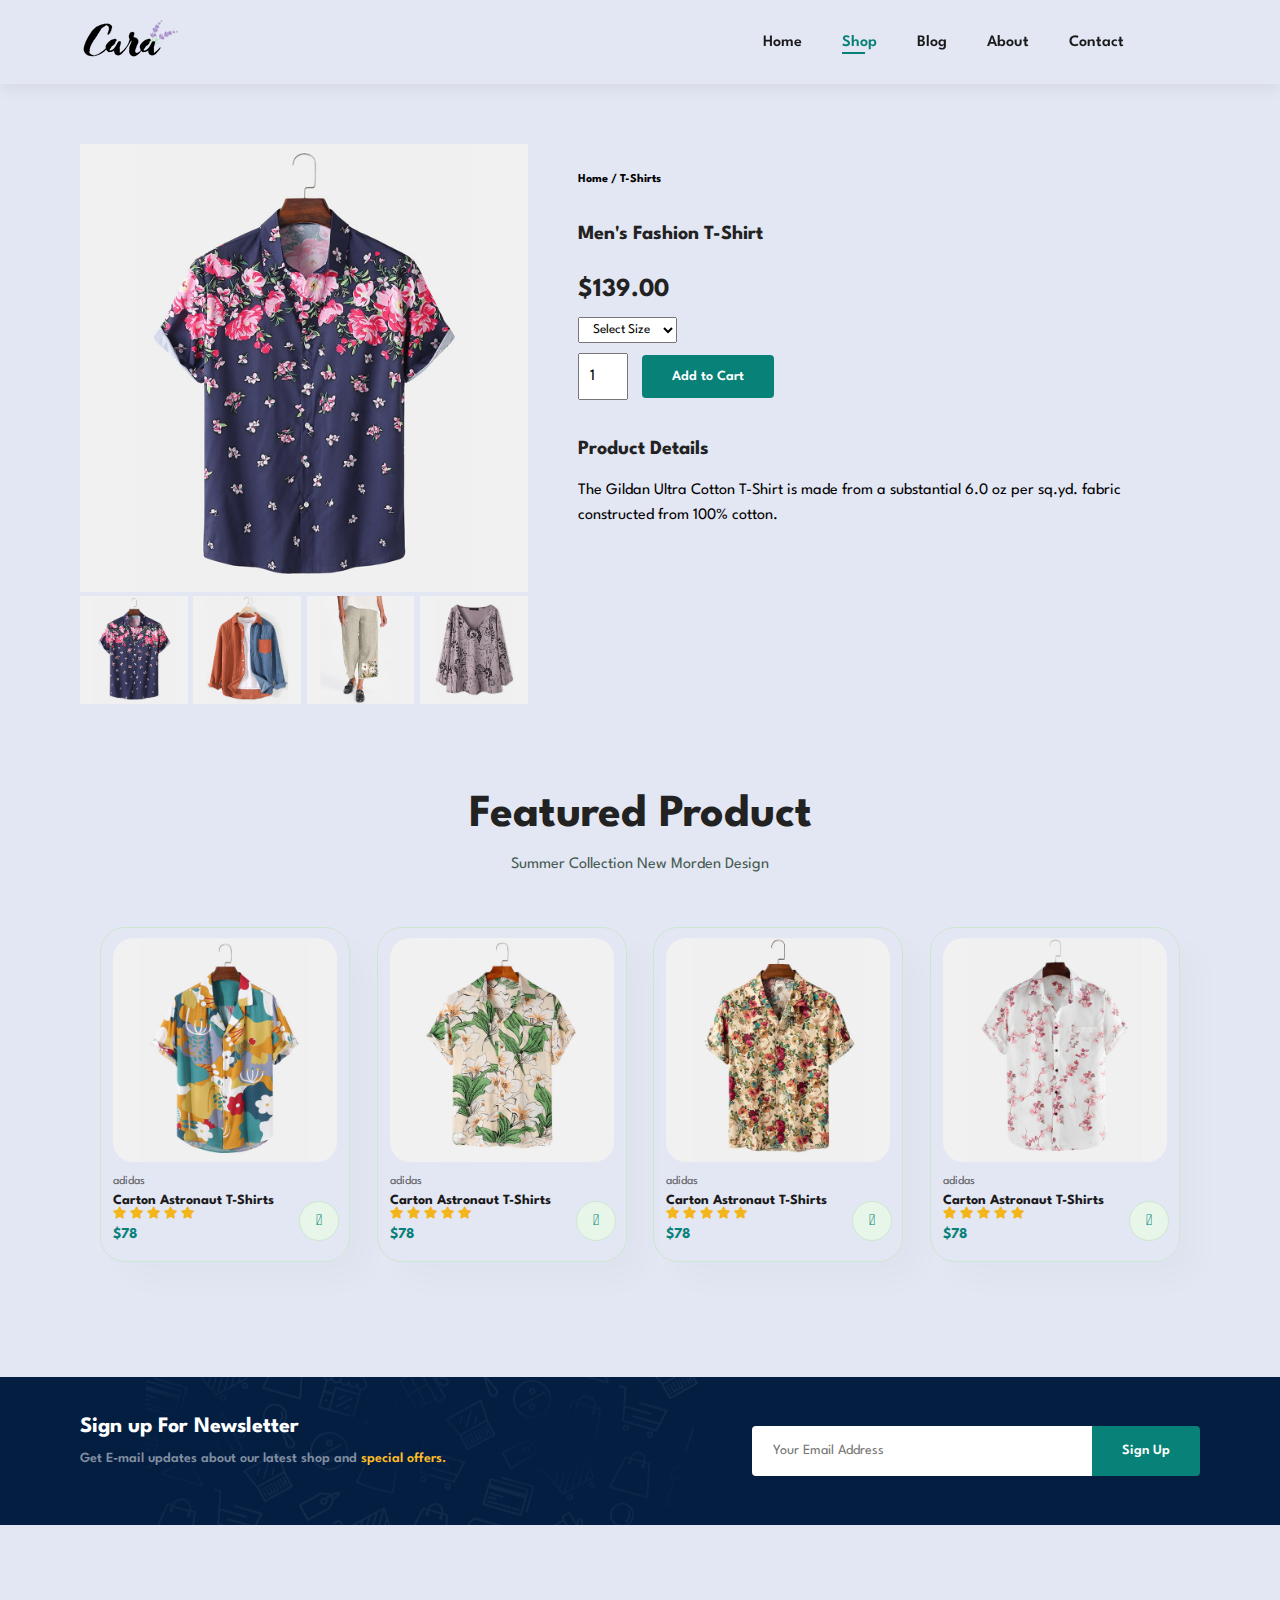
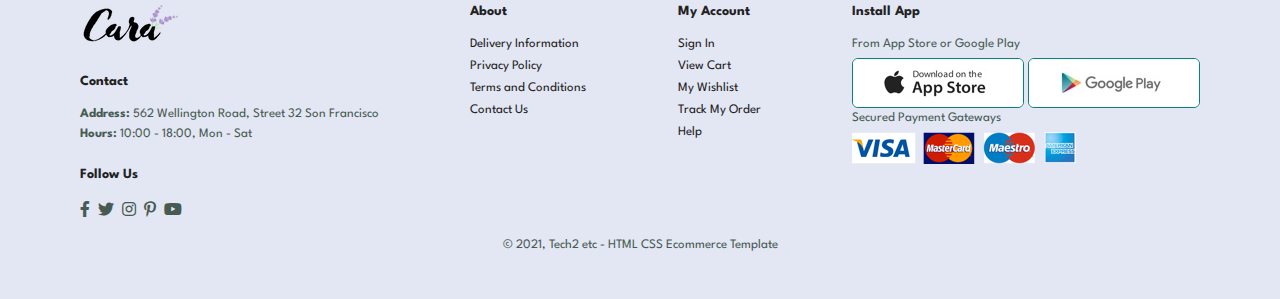
<file: s3product.html>
<!DOCTYPE html>
<html lang="en">
<head>
    <meta charset="UTF-8">
    <meta name="viewport" content="width=device-width, initial-scale=1.0">
    <title>Document</title>
    <link rel="stylesheet" href="https://pro.fontawesome.com/releases/v5.10.0/css/all.css"/>
    <link rel="stylesheet" href="stylesheet.css">
</head>

<body>  
    <section id="header">
        <a href="#"><img src="/Images/logo.png" class="logo" alt=""></a>
        <div>
            <ul id ="navbar">
                
                <li><a href="index.html">Home</a></li>
                <li><a  class="active" href="shop.html">Shop</a></li>
                <li><a href="blog.html">Blog</a></li>
                <li><a href="about.html">About</a></li>
                <li><a href="contact.html">Contact</a></li>
                <li id="lg-bag"><a href="cart.html"><i class="far fa-shopping-bag"></i></a></li>
                <a href="#" id="close"><i class="far fa-times"></i></a>
            </ul>
        </div>
        <div id="mobile">
            <a href="cart.html"><i class="far fa-shopping-bag"></i></a>
            <i id="bar" class="fas fa-outdent"></i>

        </div>
    </section>

    <section id="prodetails" class="section-p1">
        <div class="single-pro-image">
            <img src="Images/product/f5.jpg" width="100%" id="MainImg">

            <div class="small-img-group">

                <div class="small-img-col">
                    <img src="Images/product/f5.jpg" width="100%" class="small-img" alt="">
                </div>

                <div class="small-img-col">
                    <img src="Images/product/f6.jpg" width="100%" class="small-img" alt="">
                </div>

                <div class="small-img-col">
                    <img src="Images/product/f7.jpg" width="100%"class="small-img" alt="">
                </div>

                <div class="small-img-col">
                    <img src="Images/product/f8.jpg" width="100%" class="small-img" alt="">
                </div>
            </div>
        </div>

        <div class="single-pro-details">
            <h6>Home / T-Shirts</h6>
            <h4>Men's Fashion T-Shirt</h4>
            <h2>$139.00</h2>
            <select>
                <option>Select Size</option>
                <option>Small</option>
                <option>Medium</option>
                <option>Large</option>
                <option>XL</option>
                <option>XXL</option>
            </select>
            <input type="number" value="1">
            <button class="normal"><a href="cart.html">Add to Cart</a></button>
            <h4>Product Details</h4>
            <span>The Gildan Ultra Cotton T-Shirt is made from a substantial 6.0 oz per sq.yd. fabric constructed from 100% cotton.</span>
        </div>
        
    </section>

    <section id="product1" class="section-p1">
        <h2>Featured Product</h2>
        <p>Summer Collection New Morden Design</p>
        <div class="pro-container">
            <div class="pro">
                <img src="Images/product/f1.jpg" alt="">
                <div class="des">
                    <span>adidas</span>
                    <h5>Carton Astronaut T-Shirts</h5>
                    <div class="star">
                        <i class="fas fa-star"></i>
                        <i class="fas fa-star"></i>
                        <i class="fas fa-star"></i>
                        <i class="fas fa-star"></i>
                        <i class="fas fa-star"></i>
                    </div>
                    <h4>$78</h4>
                </div>
                <a href="#"><i class="fal fa-shopping-cart cart "></i></a>
            </div>

            <div class="pro">
                <img src="Images/product/f2.jpg" alt="">
                <div class="des">
                    <span>adidas</span>
                    <h5>Carton Astronaut T-Shirts</h5>
                    <div class="star">
                        <i class="fas fa-star"></i>
                        <i class="fas fa-star"></i>
                        <i class="fas fa-star"></i>
                        <i class="fas fa-star"></i>
                        <i class="fas fa-star"></i>
                    </div>
                    <h4>$78</h4>
                </div>
                <a href="#"><i class="fal fa-shopping-cart cart "></i></a>
            </div>

            <div class="pro">
                <img src="Images/product/f3.jpg" alt="">
                <div class="des">
                    <span>adidas</span>
                    <h5>Carton Astronaut T-Shirts</h5>
                    <div class="star">
                        <i class="fas fa-star"></i>
                        <i class="fas fa-star"></i>
                        <i class="fas fa-star"></i>
                        <i class="fas fa-star"></i>
                        <i class="fas fa-star"></i>
                    </div>
                    <h4>$78</h4>
                </div>
                <a href="#"><i class="fal fa-shopping-cart cart "></i></a>
            </div>

            <div class="pro">
                <img src="Images/product/f4.jpg" alt="">
                <div class="des">
                    <span>adidas</span>
                    <h5>Carton Astronaut T-Shirts</h5>
                    <div class="star">
                        <i class="fas fa-star"></i>
                        <i class="fas fa-star"></i>
                        <i class="fas fa-star"></i>
                        <i class="fas fa-star"></i>
                        <i class="fas fa-star"></i>
                    </div>
                    <h4>$78</h4>
                </div>
                <a href="#"><i class="fal fa-shopping-cart cart "></i></a>
            </div>
        </div>
    </section>

    <section id="newsletter" class="section-p1 section-m1">
        <div class="newstext">
            <h4>Sign up For Newsletter</h4>
            <p> Get E-mail updates about our latest shop and <span>special offers.</span></p>
        </div>

        <div class="form">
            <input type="text" placeholder="Your Email Address">
            <button class="normal">Sign Up</button>
        </div>
    </section>

    <footer class="section-p1">
        <div class="col">
            <img class="logo" src="/Images/logo.png" alt="">
            <h4>Contact</h4>
            <p><strong>Address:</strong> 562 Wellington Road, Street 32 Son Francisco</p>
            <p><strong>Hours:</strong> 10:00 - 18:00, Mon - Sat</p>
            <div class="follow">
                <h4>Follow Us</h4>
                <div class="icons">
                    <i class="fab fa-facebook-f"></i>
                    <i class="fab fa-twitter"></i>
                    <i class="fab fa-instagram"></i>
                    <i class="fab fa-pinterest-p"></i>
                    <i class="fab fa-youtube"></i>
                </div>
            </div>
                        
        </div>

        <div class="col">
            <h4>About</h4>
            <a href="#">Delivery Information</a>
            <a href="#">Privacy Policy</a>
            <a href="#">Terms and Conditions</a>
            <a href="#">Contact Us</a>
        </div>

        <div class="col">
            <h4>My Account</h4>
            <a href="#">Sign In</a>
            <a href="#">View Cart</a>
            <a href="#">My Wishlist</a>
            <a href="#">Track My Order </a>
            <a href="#">Help </a>
        </div>

        <div class="col install">
            <h4>Install App</h4>
            <p>From App Store or Google Play</p>
            <div class="row">
                <img src="Images/pay/app.jpg" alt="">
                <img src="Images/pay/play.jpg" alt="">
            </div>
            <p>Secured Payment Gateways</p>
            <img src="Images/pay/pay.png" alt="">
        </div>

        <div class="copyright">
            <p>&copy 2021, Tech2 etc - HTML CSS Ecommerce Template</p>
        </div>
        
    </footer>

    <script>
        var MainImg = document.getElementById("MainImg");
        var smallImg = document.getElementsByClassName("small-img");

        smallImg[0].onclick = function() {
            MainImg.src = smallImg[0].src;
        }

        smallImg[1].onclick = function() {
            MainImg.src = smallImg[1].src;
        }

        smallImg[2].onclick = function() {
            MainImg.src = smallImg[2].src;
        }

        smallImg[3].onclick = function() {
            MainImg.src = smallImg[3].src;
        }

    </script>


    <script src="script.js"></script>
</body>
</html>
</file>
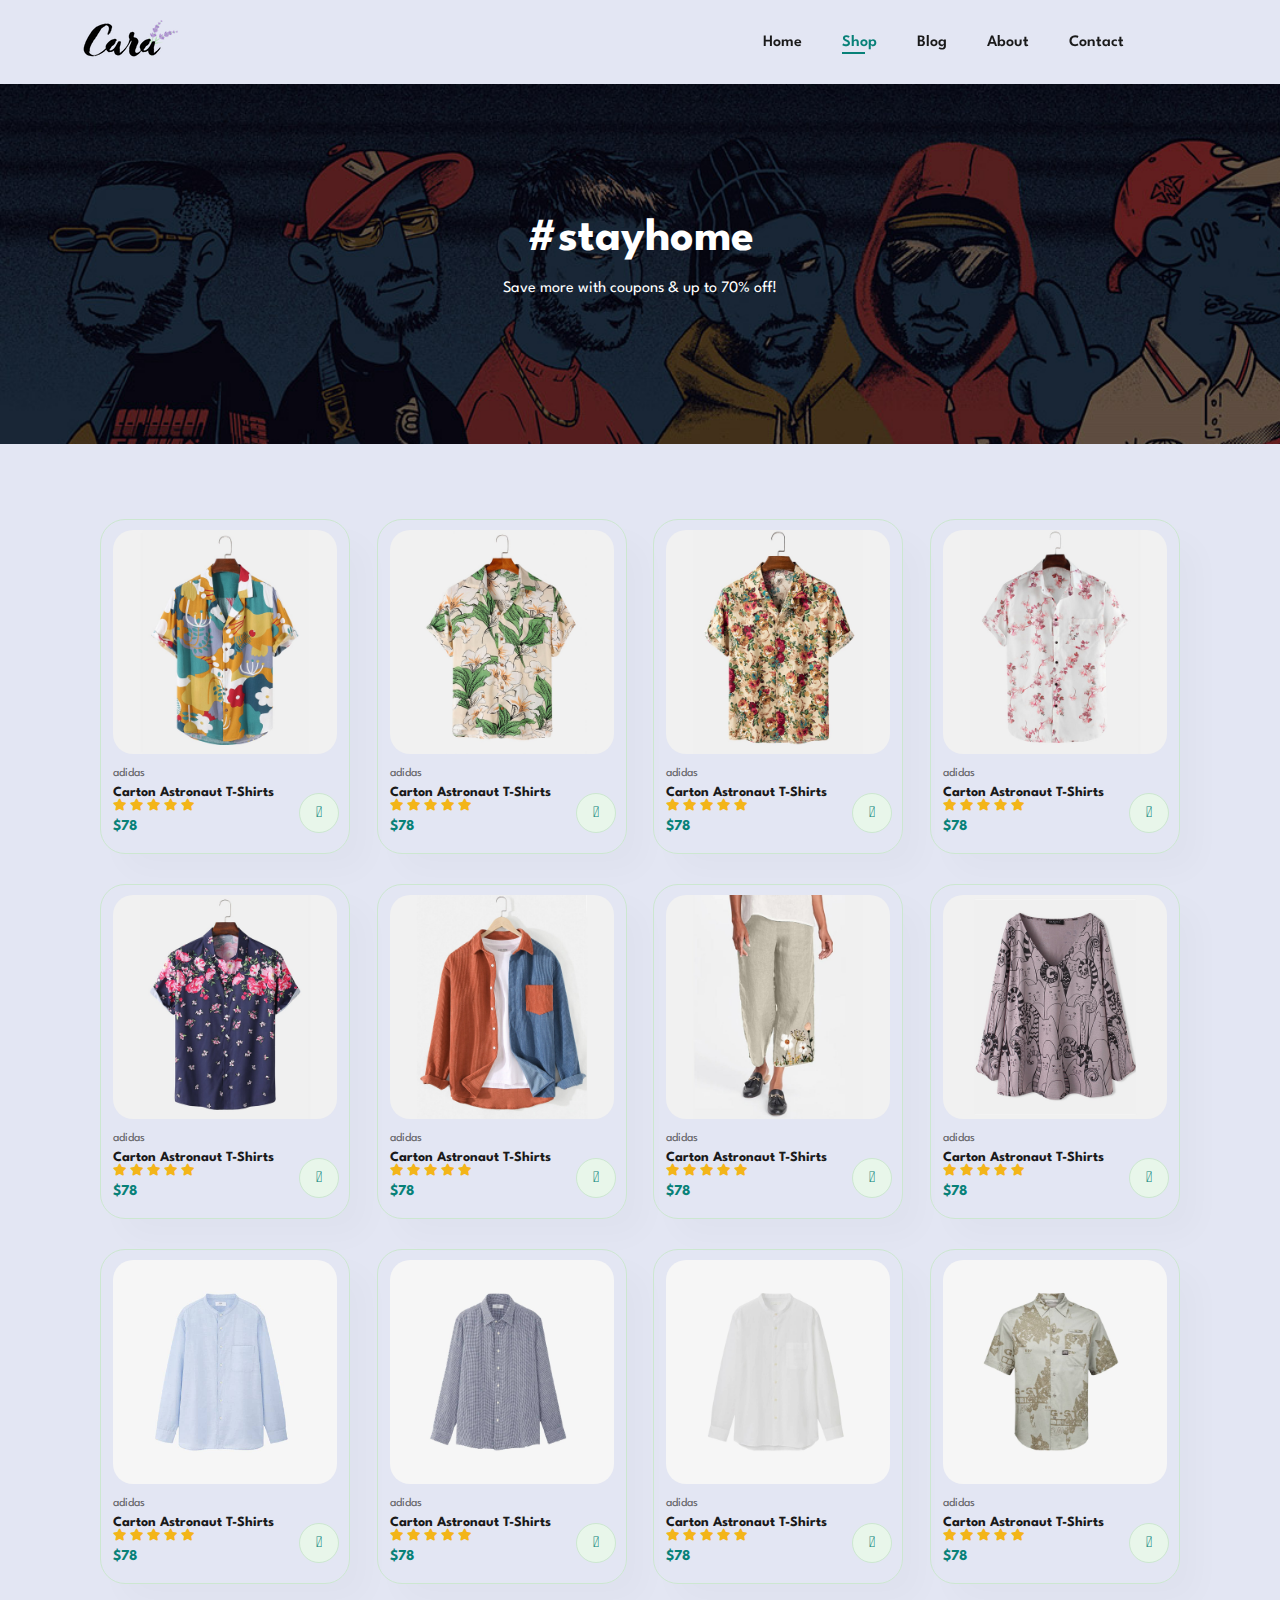
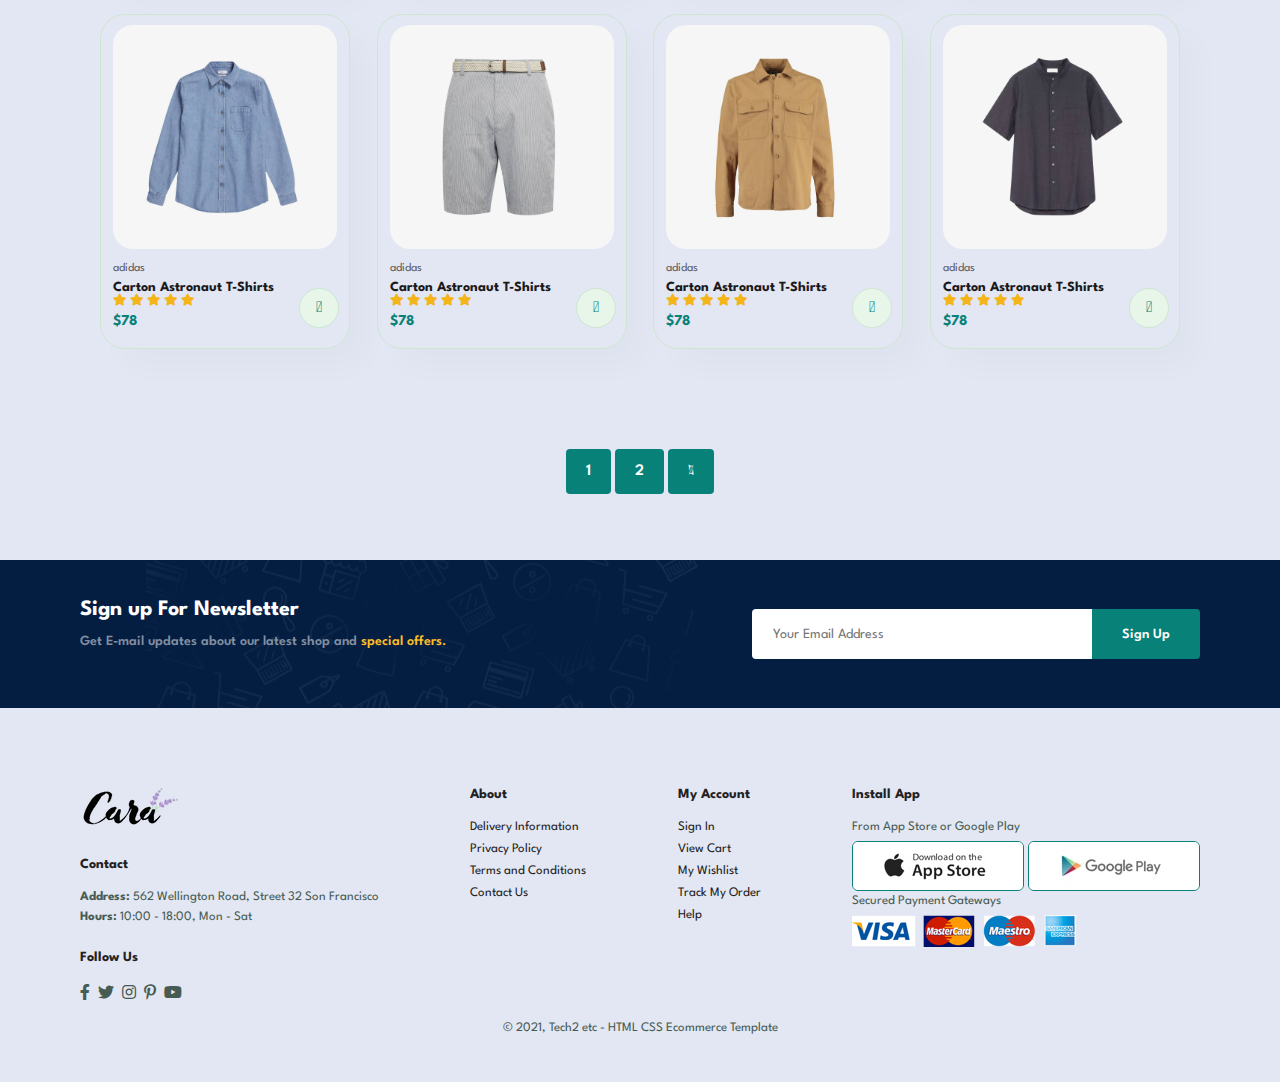
<file: shop.html>
<!DOCTYPE html>
<html lang="en">
<head>
    <meta charset="UTF-8">
    <meta name="viewport" content="width=device-width, initial-scale=1.0">
    <title>Document</title>
    <link rel="stylesheet" href="https://pro.fontawesome.com/releases/v5.10.0/css/all.css"/>
    <link rel="stylesheet" href="stylesheet.css">
</head>

<body>  
    <section id="header">
        <a href="#"><img src="/Images/logo.png" class="logo" alt=""></a>
        <div>
            <ul id ="navbar">
                
                <li><a href="index.html">Home</a></li>
                <li><a  class="active" href="shop.html">Shop</a></li>
                <li><a href="blog.html">Blog</a></li>
                <li><a href="about.html">About</a></li>
                <li><a href="contact.html">Contact</a></li>
                <li id="lg-bag"><a href="cart.html"><i class="far fa-shopping-bag"></i></a></li>
                <a href="#" id="close"><i class="far fa-times"></i></a>
            </ul>
        </div>
        <div id="mobile">
            <a href="cart.html"><i class="far fa-shopping-bag"></i></a>
            <i id="bar" class="fas fa-outdent"></i>

        </div>
    </section>
    
    <section id="page-header">
        <h2>#stayhome</h2>
        <p>Save more with coupons & up to 70% off! </p>
    </section>

    <section id="product1" class="section-p1">
        <div class="pro-container">
            <div class="pro" onclick="window.location.href='sproduct.html';">
                <img src="Images/product/f1.jpg" alt="">
                <div class="des">
                    <span>adidas</span>
                    <h5>Carton Astronaut T-Shirts</h5>
                    <div class="star">
                        <i class="fas fa-star"></i>
                        <i class="fas fa-star"></i>
                        <i class="fas fa-star"></i>
                        <i class="fas fa-star"></i>
                        <i class="fas fa-star"></i>
                    </div>
                    <h4>$78</h4>
                </div>
                <a href="cart.html"><i class="fal fa-shopping-cart cart "></i></a>
            </div>

            <div class="pro" onclick="window.location.href='sproduct.html';">
                <img src="Images/product/f2.jpg" alt="">
                <div class="des">
                    <span>adidas</span>
                    <h5>Carton Astronaut T-Shirts</h5>
                    <div class="star">
                        <i class="fas fa-star"></i>
                        <i class="fas fa-star"></i>
                        <i class="fas fa-star"></i>
                        <i class="fas fa-star"></i>
                        <i class="fas fa-star"></i>
                    </div>
                    <h4>$78</h4>
                </div>
                <a href="#"><i class="fal fa-shopping-cart cart "></i></a>
            </div>

            <div class="pro" onclick="window.location.href='sproduct.html';">
                <img src="Images/product/f3.jpg" alt="">
                <div class="des">
                    <span>adidas</span>
                    <h5>Carton Astronaut T-Shirts</h5>
                    <div class="star">
                        <i class="fas fa-star"></i>
                        <i class="fas fa-star"></i>
                        <i class="fas fa-star"></i>
                        <i class="fas fa-star"></i>
                        <i class="fas fa-star"></i>
                    </div>
                    <h4>$78</h4>
                </div>
                <a href="#"><i class="fal fa-shopping-cart cart "></i></a>
            </div>

            <div class="pro" onclick="window.location.href='sproduct.html';">
                <img src="Images/product/f4.jpg" alt="">
                <div class="des">
                    <span>adidas</span>
                    <h5>Carton Astronaut T-Shirts</h5>
                    <div class="star">
                        <i class="fas fa-star"></i>
                        <i class="fas fa-star"></i>
                        <i class="fas fa-star"></i>
                        <i class="fas fa-star"></i>
                        <i class="fas fa-star"></i>
                    </div>
                    <h4>$78</h4>
                </div>
                <a href="#"><i class="fal fa-shopping-cart cart "></i></a>
            </div> 
            
            <div class="pro" onclick="window.location.href='s3product.html';">
                <img src="Images/product/f5.jpg" alt="">
                <div class="des">
                    <span>adidas</span>
                    <h5>Carton Astronaut T-Shirts</h5>
                    <div class="star">
                        <i class="fas fa-star"></i>
                        <i class="fas fa-star"></i>
                        <i class="fas fa-star"></i>
                        <i class="fas fa-star"></i>
                        <i class="fas fa-star"></i>
                    </div>
                    <h4>$78</h4>
                </div>
                <a href="cart.html"><i class="fal fa-shopping-cart cart "></i></a>
            </div>
    
            <div class="pro" onclick="window.location.href='s3product.html';">
                <img src="Images/product/f6.jpg" alt="">
                <div class="des">
                    <span>adidas</span>
                    <h5>Carton Astronaut T-Shirts</h5>
                    <div class="star">
                        <i class="fas fa-star"></i>
                        <i class="fas fa-star"></i>
                        <i class="fas fa-star"></i>
                        <i class="fas fa-star"></i>
                        <i class="fas fa-star"></i>
                    </div>
                    <h4>$78</h4>
                </div>
                <a href="#"><i class="fal fa-shopping-cart cart "></i></a>
            </div>
    
            <div class="pro" onclick="window.location.href='s3product.html';">
                <img src="Images/product/f7.jpg" alt="">
                <div class="des">
                    <span>adidas</span>
                    <h5>Carton Astronaut T-Shirts</h5>
                    <div class="star">
                        <i class="fas fa-star"></i>
                        <i class="fas fa-star"></i>
                        <i class="fas fa-star"></i>
                        <i class="fas fa-star"></i>
                        <i class="fas fa-star"></i>
                    </div>
                    <h4>$78</h4>
                </div>
                <a href="#"><i class="fal fa-shopping-cart cart "></i></a>
            </div>
    
            <div class="pro" onclick="window.location.href='s3product.html';">
                <img src="Images/product/f8.jpg" alt="">
                <div class="des">
                    <span>adidas</span>
                    <h5>Carton Astronaut T-Shirts</h5>
                    <div class="star">
                        <i class="fas fa-star"></i>
                        <i class="fas fa-star"></i>
                        <i class="fas fa-star"></i>
                        <i class="fas fa-star"></i>
                        <i class="fas fa-star"></i>
                    </div>
                    <h4>$78</h4>
                </div>
                <a href="#"><i class="fal fa-shopping-cart cart "></i></a>
            </div>

            <div class="pro" onclick="window.location.href='s1product.html';">
                <img src="Images/product/n1.jpg" alt="">
                <div class="des">
                    <span>adidas</span>
                    <h5>Carton Astronaut T-Shirts</h5>
                    <div class="star">
                        <i class="fas fa-star"></i>
                        <i class="fas fa-star"></i>
                        <i class="fas fa-star"></i>
                        <i class="fas fa-star"></i>
                        <i class="fas fa-star"></i>
                    </div>
                    <h4>$78</h4>
                </div>
                <a href="#"><i class="fal fa-shopping-cart cart "></i></a>
            </div>
    
            <div class="pro" onclick="window.location.href='s1product.html';">
                <img src="Images/product/n2.jpg" alt="">
                <div class="des">
                    <span>adidas</span>
                    <h5>Carton Astronaut T-Shirts</h5>
                    <div class="star">
                        <i class="fas fa-star"></i>
                        <i class="fas fa-star"></i>
                        <i class="fas fa-star"></i>
                        <i class="fas fa-star"></i>
                        <i class="fas fa-star"></i>
                    </div>
                    <h4>$78</h4>
                </div>
                <a href="#"><i class="fal fa-shopping-cart cart "></i></a>
            </div>
    
            <div class="pro" onclick="window.location.href='s1product.html';">
                <img src="Images/product/n3.jpg" alt="">
                <div class="des">
                    <span>adidas</span>
                    <h5>Carton Astronaut T-Shirts</h5>
                    <div class="star">
                        <i class="fas fa-star"></i>
                        <i class="fas fa-star"></i>
                        <i class="fas fa-star"></i>
                        <i class="fas fa-star"></i>
                        <i class="fas fa-star"></i>
                    </div>
                    <h4>$78</h4>
                </div>
                <a href="#"><i class="fal fa-shopping-cart cart "></i></a>
            </div>
    
            <div class="pro" onclick="window.location.href='s1product.html';" >
                <img src="Images/product/n4.jpg" alt="">
                <div class="des">
                    <span>adidas</span>
                    <h5>Carton Astronaut T-Shirts</h5>
                    <div class="star">
                        <i class="fas fa-star"></i>
                        <i class="fas fa-star"></i>
                        <i class="fas fa-star"></i>
                        <i class="fas fa-star"></i>
                        <i class="fas fa-star"></i>
                    </div>
                    <h4>$78</h4>
                </div>
                <a href="#"><i class="fal fa-shopping-cart cart "></i></a>
            </div>

            <div class="pro" onclick="window.location.href='s2product.html';">
                <img src="Images/product/n5.jpg" alt="">
                <div class="des">
                    <span>adidas</span>
                    <h5>Carton Astronaut T-Shirts</h5>
                    <div class="star">
                        <i class="fas fa-star"></i>
                        <i class="fas fa-star"></i>
                        <i class="fas fa-star"></i>
                        <i class="fas fa-star"></i>
                        <i class="fas fa-star"></i>
                    </div>
                    <h4>$78</h4>
                </div>
                <a href="#"><i class="fal fa-shopping-cart cart "></i></a>
            </div>
    
            <div class="pro" onclick="window.location.href='s2product.html';">
                <img src="Images/product/n6.jpg" alt="">
                <div class="des">
                    <span>adidas</span>
                    <h5>Carton Astronaut T-Shirts</h5>
                    <div class="star">
                        <i class="fas fa-star"></i>
                        <i class="fas fa-star"></i>
                        <i class="fas fa-star"></i>
                        <i class="fas fa-star"></i>
                        <i class="fas fa-star"></i>
                    </div>
                    <h4>$78</h4>
                </div>
                <a href="#"><i class="fal fa-shopping-cart cart "></i></a>
            </div>
    
            <div class="pro" onclick="window.location.href='s2product.html';">
                <img src="Images/product/n7.jpg" alt="">
                <div class="des">
                    <span>adidas</span>
                    <h5>Carton Astronaut T-Shirts</h5>
                    <div class="star">
                        <i class="fas fa-star"></i>
                        <i class="fas fa-star"></i>
                        <i class="fas fa-star"></i>
                        <i class="fas fa-star"></i>
                        <i class="fas fa-star"></i>
                    </div>
                    <h4>$78</h4>
                </div>
                <a href="#"><i class="fal fa-shopping-cart cart "></i></a>
            </div>
    
            <div class="pro" onclick="window.location.href='s2product.html';">
                <img src="Images/product/n8.jpg" alt="">
                <div class="des">
                    <span>adidas</span>
                    <h5>Carton Astronaut T-Shirts</h5>
                    <div class="star">
                        <i class="fas fa-star"></i>
                        <i class="fas fa-star"></i>
                        <i class="fas fa-star"></i>
                        <i class="fas fa-star"></i>
                        <i class="fas fa-star"></i>
                    </div>
                    <h4>$78</h4>
                </div>
                <a href="#"><i class="fal fa-shopping-cart cart "></i></a>
            </div>
        </div>
    </section>


    <section id="pagination" class="section-p1">
        <a href="#">1</a>
        <a href="#">2</a>
        <a href="#"><i class="fal fa-long-arrow-alt-right"></i></a>
    </section>

    <section id="newsletter" class="section-p1 section-m1">
        <div class="newstext">
            <h4>Sign up For Newsletter</h4>
            <p> Get E-mail updates about our latest shop and <span>special offers.</span></p>
        </div>

        <div class="form">
            <input type="text" placeholder="Your Email Address">
            <button class="normal">Sign Up</button>
        </div>
    </section>

    <footer class="section-p1">
        <div class="col">
            <img class="logo" src="/Images/logo.png" alt="">
            <h4>Contact</h4>
            <p><strong>Address:</strong> 562 Wellington Road, Street 32 Son Francisco</p>
            <p><strong>Hours:</strong> 10:00 - 18:00, Mon - Sat</p>
            <div class="follow">
                <h4>Follow Us</h4>
                <div class="icons">
                    <i class="fab fa-facebook-f"></i>
                    <i class="fab fa-twitter"></i>
                    <i class="fab fa-instagram"></i>
                    <i class="fab fa-pinterest-p"></i>
                    <i class="fab fa-youtube"></i>
                </div>
            </div>
                        
        </div>

        <div class="col">
            <h4>About</h4>
            <a href="#">Delivery Information</a>
            <a href="#">Privacy Policy</a>
            <a href="#">Terms and Conditions</a>
            <a href="#">Contact Us</a>
        </div>

        <div class="col">
            <h4>My Account</h4>
            <a href="#">Sign In</a>
            <a href="#">View Cart</a>
            <a href="#">My Wishlist</a>
            <a href="#">Track My Order </a>
            <a href="#">Help </a>
        </div>

        <div class="col install">
            <h4>Install App</h4>
            <p>From App Store or Google Play</p>
            <div class="row">
                <img src="Images/pay/app.jpg" alt="">
                <img src="Images/pay/play.jpg" alt="">
            </div>
            <p>Secured Payment Gateways</p>
            <img src="Images/pay/pay.png" alt="">
        </div>

        <div class="copyright">
            <p>&copy 2021, Tech2 etc - HTML CSS Ecommerce Template</p>
        </div>
        
    </footer>

    <script src="script.js"></script>
</body>
</html>
</file>
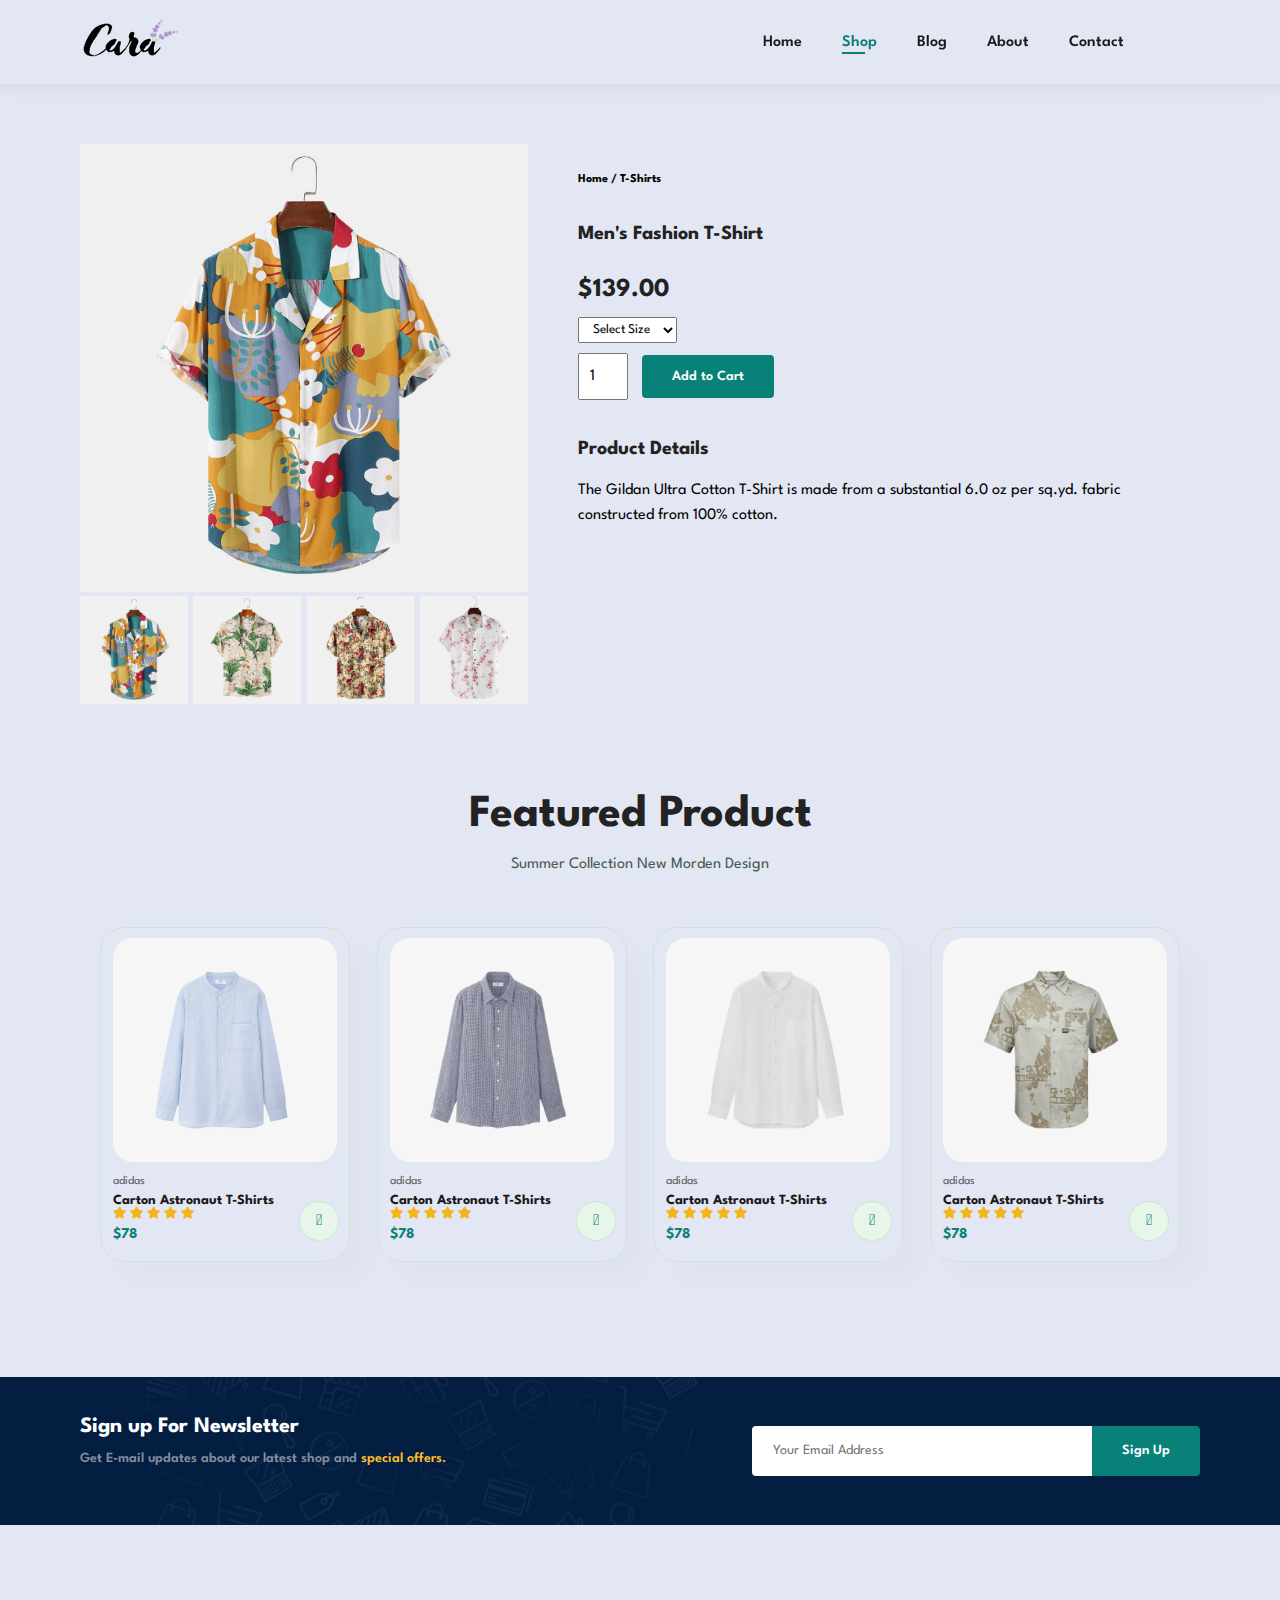
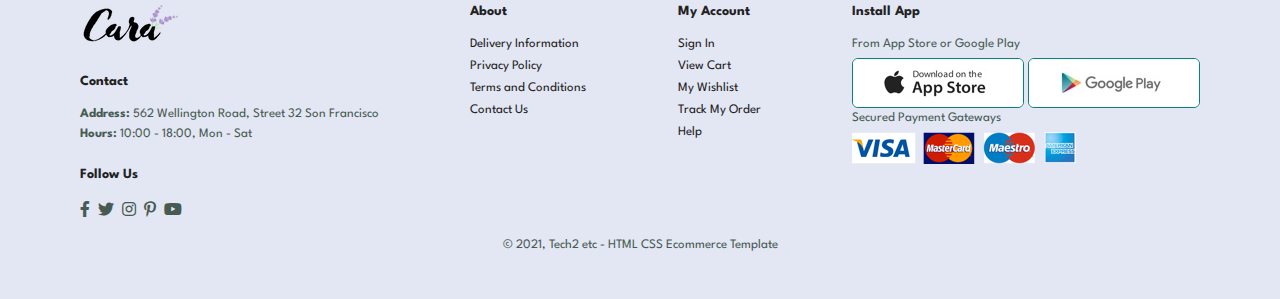
<file: sproduct.html>
<!DOCTYPE html>
<html lang="en">
<head>
    <meta charset="UTF-8">
    <meta name="viewport" content="width=device-width, initial-scale=1.0">
    <title>Document</title>
    <link rel="stylesheet" href="https://pro.fontawesome.com/releases/v5.10.0/css/all.css"/>
    <link rel="stylesheet" href="stylesheet.css">
</head>

<body>  
    <section id="header">
        <a href="#"><img src="/Images/logo.png" class="logo" alt=""></a>
        <div>
            <ul id ="navbar">
                
                <li><a href="index.html">Home</a></li>
                <li><a  class="active" href="shop.html">Shop</a></li>
                <li><a href="blog.html">Blog</a></li>
                <li><a href="about.html">About</a></li>
                <li><a href="contact.html">Contact</a></li>
                <li id="lg-bag"><a href="cart.html"><i class="far fa-shopping-bag"></i></a></li>
                <a href="#" id="close"><i class="far fa-times"></i></a>
            </ul>
        </div>
        <div id="mobile">
            <a href="cart.html"><i class="far fa-shopping-bag"></i></a>
            <i id="bar" class="fas fa-outdent"></i>

        </div>
    </section>

    <section id="prodetails" class="section-p1">
        <div class="single-pro-image">
            <img src="Images/product/f1.jpg" width="100%" id="MainImg">

            <div class="small-img-group">

                <div class="small-img-col">
                    <img src="Images/product/f1.jpg" width="100%" class="small-img" alt="">
                </div>

                <div class="small-img-col">
                    <img src="Images/product/f2.jpg" width="100%" class="small-img" alt="">
                </div>

                <div class="small-img-col">
                    <img src="Images/product/f3.jpg" width="100%"class="small-img" alt="">
                </div>

                <div class="small-img-col">
                    <img src="Images/product/f4.jpg" width="100%" class="small-img" alt="">
                </div>
            </div>
        </div>

        <div class="single-pro-details">
            <h6>Home / T-Shirts</h6>
            <h4>Men's Fashion T-Shirt</h4>
            <h2>$139.00</h2>
            <select>
                <option>Select Size</option>
                <option>Small</option>
                <option>Medium</option>
                <option>Large</option>
                <option>XL</option>
                <option>XXL</option>
            </select>
            <input type="number" value="1">
            <button class="normal" src><a href="cart.html">Add to Cart</a></button>
            <h4>Product Details</h4>
            <span>The Gildan Ultra Cotton T-Shirt is made from a substantial 6.0 oz per sq.yd. fabric constructed from 100% cotton.</span>
        </div>
        
    </section>

    <section id="product1" class="section-p1">
        <h2>Featured Product</h2>
        <p>Summer Collection New Morden Design</p>
        <div class="pro-container">
            <div class="pro">
                <img src="Images/product/n1.jpg" alt="">
                <div class="des">
                    <span>adidas</span>
                    <h5>Carton Astronaut T-Shirts</h5>
                    <div class="star">
                        <i class="fas fa-star"></i>
                        <i class="fas fa-star"></i>
                        <i class="fas fa-star"></i>
                        <i class="fas fa-star"></i>
                        <i class="fas fa-star"></i>
                    </div>
                    <h4>$78</h4>
                </div>
                <a href="#"><i class="fal fa-shopping-cart cart "></i></a>
            </div>

            <div class="pro">
                <img src="Images/product/n2.jpg" alt="">
                <div class="des">
                    <span>adidas</span>
                    <h5>Carton Astronaut T-Shirts</h5>
                    <div class="star">
                        <i class="fas fa-star"></i>
                        <i class="fas fa-star"></i>
                        <i class="fas fa-star"></i>
                        <i class="fas fa-star"></i>
                        <i class="fas fa-star"></i>
                    </div>
                    <h4>$78</h4>
                </div>
                <a href="#"><i class="fal fa-shopping-cart cart "></i></a>
            </div>

            <div class="pro">
                <img src="Images/product/n3.jpg" alt="">
                <div class="des">
                    <span>adidas</span>
                    <h5>Carton Astronaut T-Shirts</h5>
                    <div class="star">
                        <i class="fas fa-star"></i>
                        <i class="fas fa-star"></i>
                        <i class="fas fa-star"></i>
                        <i class="fas fa-star"></i>
                        <i class="fas fa-star"></i>
                    </div>
                    <h4>$78</h4>
                </div>
                <a href="#"><i class="fal fa-shopping-cart cart "></i></a>
            </div>

            <div class="pro">
                <img src="Images/product/n4.jpg" alt="">
                <div class="des">
                    <span>adidas</span>
                    <h5>Carton Astronaut T-Shirts</h5>
                    <div class="star">
                        <i class="fas fa-star"></i>
                        <i class="fas fa-star"></i>
                        <i class="fas fa-star"></i>
                        <i class="fas fa-star"></i>
                        <i class="fas fa-star"></i>
                    </div>
                    <h4>$78</h4>
                </div>
                <a href="#"><i class="fal fa-shopping-cart cart "></i></a>
            </div>
        </div>
    </section>

    <section id="newsletter" class="section-p1 section-m1">
        <div class="newstext">
            <h4>Sign up For Newsletter</h4>
            <p> Get E-mail updates about our latest shop and <span>special offers.</span></p>
        </div>

        <div class="form">
            <input type="text" placeholder="Your Email Address">
            <button class="normal">Sign Up</button>
        </div>
    </section>

    <footer class="section-p1">
        <div class="col">
            <img class="logo" src="/Images/logo.png" alt="">
            <h4>Contact</h4>
            <p><strong>Address:</strong> 562 Wellington Road, Street 32 Son Francisco</p>
            <p><strong>Hours:</strong> 10:00 - 18:00, Mon - Sat</p>
            <div class="follow">
                <h4>Follow Us</h4>
                <div class="icons">
                    <i class="fab fa-facebook-f"></i>
                    <i class="fab fa-twitter"></i>
                    <i class="fab fa-instagram"></i>
                    <i class="fab fa-pinterest-p"></i>
                    <i class="fab fa-youtube"></i>
                </div>
            </div>
                        
        </div>

        <div class="col">
            <h4>About</h4>
            <a href="#">Delivery Information</a>
            <a href="#">Privacy Policy</a>
            <a href="#">Terms and Conditions</a>
            <a href="#">Contact Us</a>
        </div>

        <div class="col">
            <h4>My Account</h4>
            <a href="#">Sign In</a>
            <a href="#">View Cart</a>
            <a href="#">My Wishlist</a>
            <a href="#">Track My Order </a>
            <a href="#">Help </a>
        </div>

        <div class="col install">
            <h4>Install App</h4>
            <p>From App Store or Google Play</p>
            <div class="row">
                <img src="Images/pay/app.jpg" alt="">
                <img src="Images/pay/play.jpg" alt="">
            </div>
            <p>Secured Payment Gateways</p>
            <img src="Images/pay/pay.png" alt="">
        </div>

        <div class="copyright">
            <p>&copy 2021, Tech2 etc - HTML CSS Ecommerce Template</p>
        </div>
        
    </footer>

    <script>
        var MainImg = document.getElementById("MainImg");
        var smallImg = document.getElementsByClassName("small-img");

        smallImg[0].onclick = function() {
            MainImg.src = smallImg[0].src;
        }

        smallImg[1].onclick = function() {
            MainImg.src = smallImg[1].src;
        }

        smallImg[2].onclick = function() {
            MainImg.src = smallImg[2].src;
        }

        smallImg[3].onclick = function() {
            MainImg.src = smallImg[3].src;
        }

    </script>


    <script src="script.js"></script>
</body>
</html>
</file>
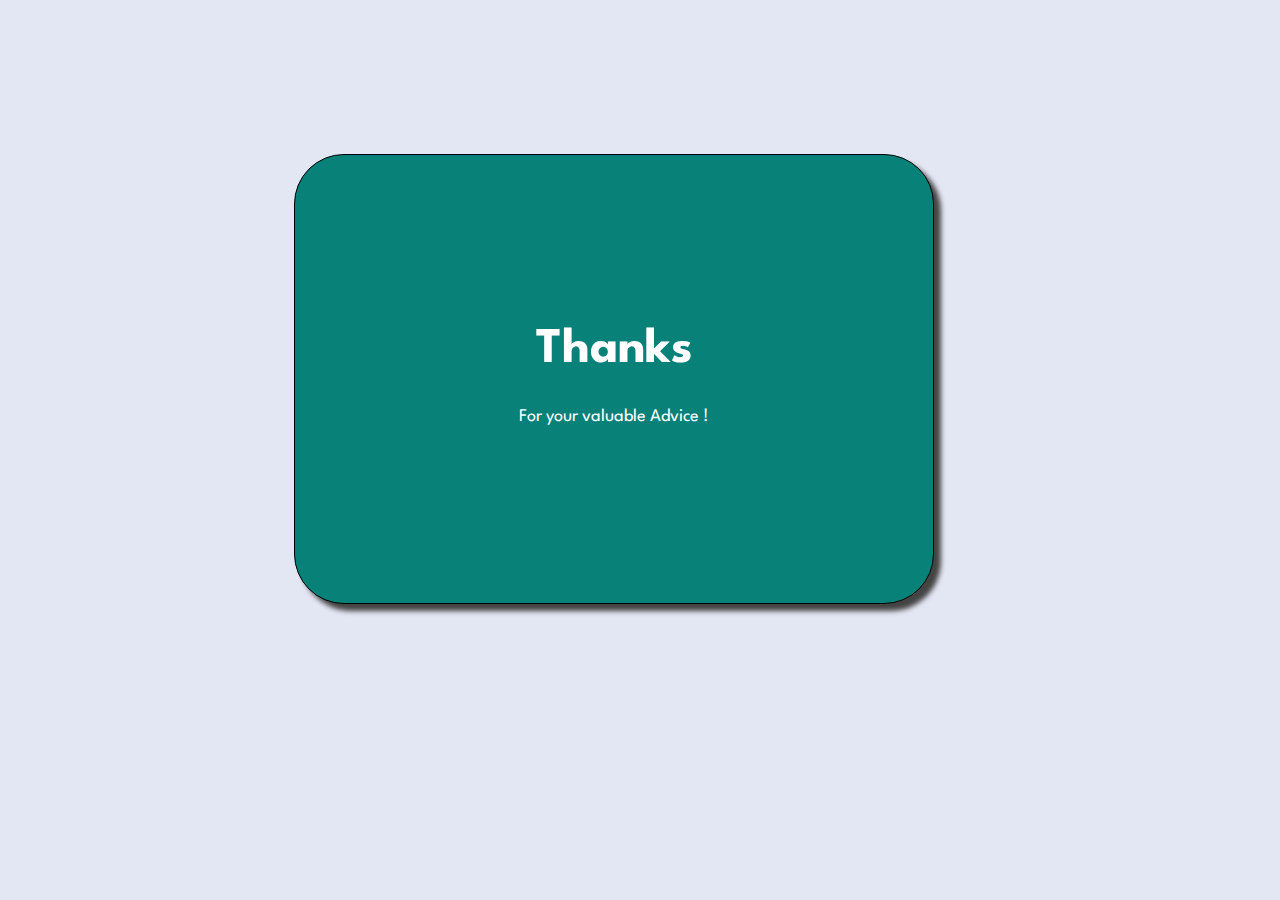
<file: subForm.html>
<!DOCTYPE html>
<html lang="en">
<head>
    <meta charset="UTF-8">
    <meta name="viewport" content="width=device-width, initial-scale=1.0">
    <title>Document</title>
    <link rel="stylesheet" href="https://pro.fontawesome.com/releases/v5.10.0/css/all.css"/>
    <link rel="stylesheet" href="stylesheet.css">
</head>
<body>
    <div id="container-Thanks">
        <p class="p1">Thanks </p>
        <p class="p2">For your valuable Advice !</p>
    </div>
</body>
</html>
</file>
<file: stylesheet.css>
@import url('https://fonts.googleapis.com/css2?family=Spartan:wght@100;200;300;400;500;600;700;800;900&display=swap');

*{
    margin: 0;
    padding: 0;
    box-sizing: border-box;
    font-family: 'Spartan', sans-serif;
}

h1 {
    font-size: 50px;
    line-height: 64px;
    color: #222;
}

h2 {
    font-size: 46px;
    line-height: 54px;
    color: #222;
}

h4 {
    font-size: 20px;
    color: #222;
}

h6{
    font-weight: 700px;
    font-size: 12px;
}

p {
    font-size: 16px;
    color: #465b52;
    margin: 15px 0 20px 0 ;
}

.section-p1 {
    padding: 40px 80px;
}

.section-m1 {
    margin: 40px 0;
}

button.normal{
    font-size: 14px;
    font-weight: 600;
    padding: 15px 30px;
    color: #000;
    background-color: #fff;
    border-radius: 4px;
    cursor: pointer;
    border: none;
    outline: none;
    transition: 0.2s;

}

button.white{
    font-size: 13px;
    font-weight: 600;
    padding: 11px 18px;
    color: #fff;
    background-color: transparent;
    cursor: pointer;
    border: 1px solid #fff;
    outline: none;
    transition: 0.2s;

}

body {
    width: 100%;
}

/* Header Start  */
#header {
    display: flex;
    align-items: center;
    justify-content: space-between;
    padding: 20px 80px;
    background-color: #E3E6F3;
    box-shadow: 0 5px 15px rgba(0,0,0,0.06);
    z-index: 999;
    position: sticky;
    top: 0;
    left: 0;
}

#navbar {
    display: flex;
    align-items: center;
    justify-content: center;
}

#navbar li {
    list-style: none;
    padding: 0 20px;
    position: relative;
}

#navbar li a {
    text-decoration: none;
    font-size: 16px;
    font-weight:600 ;
    color: #1a1a1a;
    transition: 0.3s ease;
}

#navbar li a:hover,
#navbar li a.active {
    color: #088178;    
}

#navbar li a.active::after,
#navbar li a:hover::after {
    content: "";
    width: 30%;
    height: 2px;
    background-color: #088178;
    position: absolute;
    bottom: -4px;
    left: 20px;
}


#mobile {
    display: none;
    align-items: center;
}
#close {
    display: none;
}

/* Home Page  */
#hero {
   background-image:url("Images/hero4.png") ; 
   height: 90vh;
   width: 100% ;
   background-size: cover;
   background-position: top 25% right 0;
   padding: 0 80px;
   display: flex;
   flex-direction: column;
   align-items: flex-start;
   justify-content: center;
}

#hero h4 {
    padding-bottom: 15px;
}

#hero h1 {
   color: #088178;
}

#hero button {
    background-image: url("Images/button.png");
    background-color: transparent;
    color: #088178;
    border: 0;
    padding: 14px 80px 14px 65px;
    background-repeat: no-repeat;
    cursor: pointer;
    font-weight: 700;
    font-size: 15px;
}

#feature {
    display: flex;
    align-items: center;
    justify-content: space-between;
    flex-wrap: wrap;
}

#feature .fe-box {
    width: 180px;
    text-align: center;
    padding: 25px 15px;
    box-shadow: 20px 20px 34px rgba(0,0,0,0.03);
    border: 1px solid #cce7d0;
    border-radius: 4px;
    margin: 15px 0;
}

#feature .fe-box:hover {
    box-shadow: 10px 10px 54px rgba(70,62,221,0.1);
}

#feature .fe-box img {
    width: 100%;
    margin-bottom:10px ;
}

#feature .fe-box h6 {
    display: inline-block;
    padding: 9px 8px 6px 8px;
    line-height:1 ;
    border-radius: 4px;
    color: #088178;
    background-color: #fddde4;
}

#feature .fe-box:nth-child(2) h6 {
    background-color: #cdebbc;
}

#feature .fe-box:nth-child(3) h6 {
    background-color: #d1e8f2;
}

#feature .fe-box:nth-child(4) h6 {
    background-color: #cdd4f8;
}

#feature .fe-box:nth-child(5) h6 {
    background-color: #f6dbf6;
}

#feature .fe-box:nth-child(6) h6 {
    background-color: #fff2e5;
}

#product1 {
    text-align: center;
}

#product1 .pro-container {
    display: flex;
    justify-content: space-between;
    padding: 20px;
    flex-wrap: wrap;
} 

#product1 .pro {
    width: 23%;
    min-width: 250px;
    padding: 10px 12px;
    border: 1px solid #cce7d0;
    border-radius: 25px;
    cursor: pointer;
    box-shadow: 20px 20px 30px rgba(0, 0 , 0, 0.02);
    margin: 15px 0;
    transition: 0.2s ease;
    position: relative;
}

#product1 .pro:hover {
    box-shadow: 20px 20px 30px rgba(0, 0 , 0, 0.06);
}
#product1 .pro img {
    width: 100%;
    border-radius: 20px;
}

#product1 .pro .des {
    text-align: start;
    padding: 10px 0;
}

#product1 .pro .des {
    color: #606063;
    font-size: 12px;
}

#product1 .pro .des h5{
    padding-top: 7px ;
    color: #1a1a1a;
    font-size: 14px;
}

#product1 .pro .des i {
    font-size: 12px;
    color: rgb(243, 181, 25);
}

#product1 .pro .des h4{
    padding-top: 7px;
    font-size: 15px;
    font-weight: 700px;
    color: #088178;
}

#product1 .pro .cart {
   width: 40px;
   height: 40px;
   line-height: 40px;
   border-radius: 50px; 
   background-color: #e8f6ea;
   font-weight: 500;
   color: #088178;
   border: 1px solid #cce7d0;
   position: absolute;
   bottom: 20px;
   right: 10px;
}

#banner {
   display: flex;
   flex-direction: column;
   justify-content: center; 
   align-items: center;
   text-align: center;
   background-image: url("Images/banner/b2.jpg");
   width: 100%;
   height: 40vh;
   background-size: cover;
   background-position: center;
}

#banner h4 {
    color: #fff;
    font-size: 16px;
}

#banner h2 {
    color: #fff;
    font-size: 30px;
    padding: 10px 0;
}

#banner h2 span {
    color: #ef3636;   
}

#banner button:hover {
    background-color: #088178;
    color: #fff;
}

#sm-banner{
    display: flex;
    justify-content: space-between;
    flex-wrap: wrap;
}

#sm-banner .banner-box {
    display: flex;
   flex-direction: column;
   justify-content: center; 
   align-items: flex-start;
   background-image: url("Images/banner/b17.jpg");
   min-width: 580px;
   height: 50vh;
   background-size: cover;
   background-position: center;
   padding: 30px;
}
#sm-banner .banner-box2 {
    background-image:url("Images/banner/b10.jpg") ;
}

#sm-banner h4 {
    color: #fff;
    font-size: 20px;
    font-weight: 300;
} 

#sm-banner h2 {
    color: #fff;
    font-size: 28px;
    font-weight: 800;
} 

#sm-banner span {
    color: #fff;
    font-size: 14px;
    font-weight: 500;
    padding-bottom:15px ;
}

#sm-banner .banner-box:hover button {
    background: #088178;
    border: 1px solid #088178;
}

#banner3 {
    display: flex;
    justify-content: space-between;
    flex-wrap: wrap;
    padding: 0 80px;

}
#banner3 .banner-box {
    display: flex;
    flex-direction: column;
    justify-content: center; 
    align-items: flex-start;
    background-image: url("Images/banner/b7.jpg");
    min-width: 30%;
    height: 30vh;
    background-size: cover;
    background-position: center;
    padding: 20px;
    margin-bottom: 20px;
}

#banner3 .banner-box2 {
    background-image: url("Images/banner/b4.jpg");
}

#banner3 .banner-box3 {
    background-image: url("Images/banner/b18.jpg");
}

#banner3 h2 {
    color: #fff;
    font-weight: 900;
    font-size:22px ;
}

#banner3 h3 {
    color: #ec544e;
    font-weight: 800;
    font-size:15px ;
}

#newsletter {
    display: flex;
    justify-content: space-between;
    flex-wrap: wrap;
    align-items: center;
    background-image: url("Images/banner/b14.png");
    background-repeat: no-repeat;
    background-position: 20% 30%;
    background-color:#041e42 ;
}

#newsletter h4 {
    font-size: 22px;
    font-weight: 700;
    color: #fff;
}

#newsletter p {
    font-size: 14px;
    font-weight: 600;
    color: #818ea0;
}

#newsletter p span {
    color: #ffbd27;
}

#newsletter .form {
    display: flex;
    width: 40%;
}

#newsletter input {
    height: 3.125rem;
    padding: 0 1.25rem;
    font-size: 14px;
    width: 100%;
    border: 1px solid transparent;
    border-radius: 4px;
    outline: none;
    border-top-right-radius: 0;
    border-bottom-right-radius: 0;
}

#newsletter button {
    background-color: #088178;
    color: #fff;
    white-space: nowrap;
    border-top-left-radius: 0;
    border-bottom-left-radius: 0;
}

footer {
    display: flex;
    flex-wrap: wrap;
    justify-content: space-between;
}

footer .col {
    display: flex;
    flex-direction: column;
    align-items: flex-start;
    margin-bottom: 20px;
}

footer .logo {
    margin-bottom: 30px;
}

footer h4{
    font-size: 14px;
    padding-bottom: 20px;
}

footer p{
    font-size: 13px;
    margin: 0 0 8px 0;
}

footer a {
    font-size: 13px;
    text-decoration: none;
    color: #222;
    margin-bottom: 10px;
}

footer .follow {
    margin-top: 20px;
}

footer .follow i {
    color: #465b52;
    padding-right: 4px;
    cursor: pointer;
}

footer .install .row img {
    border: 1px solid #088178;
    border-radius: 6px;
}

footer .install .img {
    margin: 10px 0 15px 0;
}

footer .follow i:hover,
footer a:hover {
    color: #088178;
}

footer .copyright {
    width: 100%;
    text-align: center;
}

/* Shop-page */

#page-header {
    background-image: url('Images/banner/b1.jpg');
    width: 100%;
    height: 40vh;
    background-size: cover;
    display: flex;
    justify-content: center;
    text-align: center;
    flex-direction: column;
    padding: 14px;
  }

  #page-header h2,
  #page-header p {
    color: #fff;
  }

  #pagination {
    text-align: center;
  }

  #pagination a {
    text-decoration: none;
    background-color: #088178;
    padding: 15px 20px;
    border-radius: 4px;
    color: #fff;
    font-weight: 600;
  }

  #pagination a i {
    font-size: 16px;
    font-weight: 600;

  }

/* Single Product */

#prodetails {
    display: flex;
    margin-top: 20px;
}

#prodetails .single-pro-image {
    width: 40%;
    margin-right: 50px;
}

.small-img-group {
    display: flex;
    justify-content: space-between;
}

.small-img-col {
    flex-basis: 24%;
    cursor: pointer;
}

#prodetails .single-pro-details {
    width: 50%;
    padding-top: 30px;
}

#prodetails .single-pro-details h4 {
    padding: 40px 0 20px 0;
}

#prodetails .single-pro-details h2 {
   font-size: 26px;
}

#prodetails .single-pro-details select {
    display: block;
    padding: 5px 10px;
    margin-bottom: 10px;
}

#prodetails .single-pro-details input {
    width: 50px;
    height: 47px;
    padding-left: 10px;
    font-size: 16px;
    margin-right: 10px;
}

#prodetails .single-pro-details input:focus {
    outline: none;
}

#prodetails .single-pro-details button {
    background-color: #088178;
    color: #fff;
}

#prodetails .single-pro-details button a {
    text-decoration: none;
    color: white;
}
#prodetails .single-pro-details span {
    line-height: 25px;
}

/* Blog-Page */

#page-header.blog-header  {
    background-image: url("Images/banner/b19.jpg");
}

#blog {
    padding: 150px 150px 0 150px;
}

#blog .blog-box {
    display: flex;
    align-items: center;
    width: 100%;
    position: relative;
    padding-bottom: 90px;
}

#blog .blog-img {
    width: 50%;
    margin-right: 40px;
}

#blog img {
    width: 100%;
    height: 300px;
    object-fit: cover;
}

#blog .blog-details {
    width: 50%;
}

#blog .blog-details a {
    text-decoration: none;
    font-size: 11px;
    color: #000;
    font-weight: 700;
    position: relative;
    transition: 0.3s;
}

#blog .blog-details a::after {
    content: "";
    width: 50px;
    height: 1px;
    background-color: #000;
    position: absolute;
    top: 4px;
    right: -60px;
}


#blog .blog-details a:hover {
    color: #088178;
}


#blog .blog-details a:hover::after {
    background-color: #088178;
}

#blog .blog-box h1 {
    position: absolute;
    top: -40px;
    left: 0;
    font-size: 70px;
    font-weight: 700;
    color: #c9cbce;
    z-index: -9;
}

/* About Page  */
#page-header.about-header {
    background-image: url("Images/about/banner.png");
}

#about-head {
    display: flex;
    align-items: center;
}

#about-head img {
    width: 50%;
    height: auto;
}

#about-head div {
    padding-left: 40px;
}

#about-app {
    text-align: center;
}

#about-app .video {
    width: 70%;
    height: 100%;
    margin: 30px auto 0 auto;
}

#about-app .video video {
    width: 100%;
    height: 100%;
}

/* Contact Page  */

#contact-details {
    display: flex;
    align-items: center;
    justify-content: space-between;
}

#contact-details .details {
    width: 40%;
}

#contact-details .details span,
#form-details form span{
    font-size: 12px;
}


#contact-details .details h2,
#form-details form h2{
    font-size: 26px;
    line-height: 35px;
    padding: 20px 0;
}

#contact-details .details h3 {
    font-size: 16px;
    padding-bottom: 15px;
}

#contact-details .details li {
    list-style: none;
    display: flex;
    padding: 10px 0;
}

#contact-details .details li i {
    font-size: 14px;
    padding-right: 22px;
}

#contact-details .details li p {
    margin: 0;
    font-size: 14px;
}

#contact-details .map {
    width: 55%;
    height: 400px;
}

#contact-details .map iframe {
    width: 100%;
    height: 100%;
}

#form-details{
    display: flex;
    justify-content: space-between;
    margin: 30px;
    padding: 80px;
    border: 1px solid #e1e1e1;
}

#form-details form {
    width: 65%;
    display: flex;
    flex-direction: column;
    align-items: flex-start;

}
#form-details form input,
#form-details form textarea {
    width: 100%;
    padding: 12px 15px;
    outline: none;
    margin-bottom: 20px;
    border: 1px solid #e1e1e1;
}

#form-details form button {
    background-color: #088178;
}

#form-details form button a {
    color: #fff;
    text-decoration: none;
}


#form-details .people div {
    padding-bottom: 25px;
    display: flex;
    align-items: flex-start;
}

#form-details .people div img {
    width: 65px;
    height: 65px;
    object-fit: cover;
    margin-right: 15px;
}

#form-details .people div p {
    margin: 0;
    font-size: 13px;
    line-height: 25px;
} 

#form-details .people div p span {
    display: block;
    font-size: 16px;
    font-weight: 600;
    color: #000;
}

/* Cart Page  */

#cart  {
    overflow-x: auto;
}

#cart table{
    width: 100%;
    border-collapse: collapse;
    table-layout: fixed;
    white-space: nowrap;
}

#cart table img {
    width: 70px;
}

#cart table td:nth-child(1) {
    width: 150px;
    text-align: center;
}

#cart table td:nth-child(2) {
    width: 100px;
    text-align: center;
}

#cart table td:nth-child(3) {
    width: 250px;
    text-align: center;
}

#cart table td:nth-child(4),
#cart table td:nth-child(5),
#cart table td:nth-child(6) {
    width: 150px;
    text-align: center;
}

#cart table td:nth-child(5) input {
    width: 70px;
    padding: 10px 5px 10px 15px;
}

#cart table thead {
    border: 1px solid #e2e9e1;
    border-left: none ;
    border-right: none;
}

#cart table thead td {
    font-weight: 700;
    text-transform: uppercase;
    font-size: 13px;
    padding: 18px 0;
}

#cart table tbody tr td {
    padding-top: 15px;
}

#cart table tbody td {
    font-size: 13px;
}

#cart-add {
    display: flex;
    flex-wrap: wrap;
    justify-content: space-between;
}
#coupon {
    width: 50%;
    margin-bottom: 30px;
}

#coupon h3,
#subtotal h3 {
    padding-bottom: 15px;
}

#coupon input {
    padding: 10px 20px;
    outline: none;
    width: 60%;
    margin-right: 10px;
    border: 1px solid #e2e9e1;
}

#coupon button,
#subtotal button {
    background-color: #088178;
    color: fff;
    padding: 11px 20px;
}

#subtotal {
    width: 50%;
    margin-bottom: 30px;
    border: 1px solid #e2e9e1;
    padding: 30px;
}

#subtotal table {
    border-collapse: collapse;
    width: 100%;
    margin-bottom: 20px;
}

#subtotal table td {
    width: 50%;
    border: 1px solid #e2e9e1;
    padding: 10px;
    font-size: 13px;
}

/* Start Media Query */

@media (max-width:799px ) {

    .section-p1 {
        padding: 40px 40px;
    }

    #navbar {
        display: flex;
        flex-direction: column;
        align-items: flex-start;
        justify-content: flex-start;
        position: fixed;
        top: 0;
        right: -300px;
        height: 100vh;
        width: 300px;
        background-color: #E3E6F3;
        box-shadow: 0 40px 60px rgba(0, 0, 0, 0.1);
        padding: 80px 0 0 10px;
        transition: 0.3s;
    }

    #navbar.active{
        right: 0px;
    }
    #navbar li {
        margin-bottom: 25px;
    }

    #mobile {
        display: flex;
        align-items: center;
    }

    #mobile i {
        color: #1a1a1a;
        font-size: 24px;
        padding: 20px;
    }
    #close {
        display: initial;
        position: absolute;
        top: 30px;
        left: 30px;
        color: #222;
        font-size: 24px;
    }

    #lg-bag {
        display: none;
    }

    #hero {
        height: 70vh;
        padding: 0 80px;
        background-position: top 30% right 30%; 
     }
     #feature {
        justify-content: center;
    }
    #feature .fe-box {
        margin: 15px 15px;
    }

    #product1 .pro-container {
        justify-content: center;
    }

    #product1 .pro {
        margin: 15px;
    }

    #banner {
        height: 20vh;
    }

    #sm-banner .banner-box {
        min-width: 100%;
        height: 30vh;
    }

    #banner3 {
        padding: 0 40px;
    }

    #banner3 .banner-box {
       width: 28%;
    }

    #newsletter .form {
        width: 70%;
    }

    /* Contact Page  */
    #form-details {
        padding: 40px;
    }
    #form-details form {
        width: 50%;
    }
}

@media(max-width : 500px) {
    .section-p1 {
        padding: 20px;
    }
    #header {
        padding: 10px 30px;
    }

    h1 {
       font-size: 38px; 
    }
    h2 {
        font-size: 32px;
    }
    #hero {
        padding: 0 20px;
        background-position: 55%; 
     }
     #feature {
        justify-content: space-between;
     }

     #feature .fe-box {
        width: 155px;
        margin: 0 0 15px 0;
     }

     #product1 .pro {
        width: 100%;
    }

    #banner {
        height: 40vh;
    }

    #sm-banner .banner-box {
        height: 40vh;
    }

    #sm-banner .banner-box2 {
       margin-top: 20px;
    }

    #banner3 {
        padding: 0 20px;
    }

    #banner3 .banner-box {
        width: 100%;
    }

    #newsletter {
        padding: 40px 20px;
    }

    #newsletter .form {
        width: 100%;
    }

    footer .copyright {
        text-align: start;
    }

    /* Single Product */

    #prodetails {
        display: flex;
        flex-direction: column;     
    }

    #prodetails .single-pro-image {
        width: 100%;
        margin-right: 0px;
    }

    #prodetails .single-pro-details {
        width: 100%;
    }

    /* Blog page */

    #blog {
        padding: 100px 20px 0 20px;
    }

    #blog .blog-box {
        display: flex;
        flex-direction: column;
        align-items: flex-start;
    }

    #blog .blog-img {
        width: 100%;
        margin-right:0px ;
        margin-bottom: 30px;
    }

    #blog .blog-details {
        width: 100%;
    }

    /* Aout Page  */
    #about-head {
        display: flex;
        flex-direction: column;
        align-items: center;
    }

    #about-head img {
        width: 100%;
        margin-bottom: 20px;
    }

    #about-head div {
        padding-left: 0px;
    }

    #about-app .video {
        width: 100%;
    }

    /* Contact Page  */
    
    #contact-details {
        flex-direction: column;
    }

    #contact-details .details {
        width: 100%;
        margin-bottom: 30px;
    }

    #contact-details .map {
        width: 100%;
    }
    #form-details {
        margin: 10px;
        padding: 30px 10px;
        flex-wrap: wrap;
    }

    #form-details form {
        width: 100%;
        margin-bottom: 30px;
    }

    /* Cart Page  */

    #cart-add {
        flex-direction: column;
    }

    #coupon {
        width: 100%;
    }

    #subtotal {
        width: 100%;
        padding: 20px;
    }
}

/* Login Page  */
body {
    background-color: #E3E6F3;
}

#login-container {
    width: 50%;
    height: 75vh;
    border: 2px solid #088178;
    border-top-right-radius: 13rem;
    border-top-left-radius: 5px;
    border-bottom-left-radius: 13rem;
    border-bottom-right-radius: 5px;
    margin: 6% 0 0 20%;
    display: flex;
    flex-direction: column; 
    padding: 20px;
    box-shadow: 10px 10px 5px #593c60;

}


#login-container h4 {
    color: #088178;
    margin-left: 40%;

}

#login-container .form-login {
    display: flex;
    flex-direction: column;
    width: 85%;
    margin-top: 5%;
    margin-left: 12%;
}

#login-container .form-login input {
    padding: 10px;
    border-radius: 25px;
    margin-bottom: 10px;
    margin-left: 5px;
    width: 70%;
}

#login-container .forgot {
    font-size: 12px;
    margin-left: 12%;
    margin-right: 25%;
    display: flex;
    justify-content: space-between;
}

#login-container .forgot a {
    text-decoration: none;
    color: #381069;
}

#login-container .forgot input {
    font-size: 12px;
    margin-right: 5px;
}

#login-container button {
    padding: 10px;
    border-radius: 25px;
    margin: 5% 0 5% 13%;
    width: 63%;
}
#login-container button:hover {
    background-color: #088178;
    color: #fff;
    border: 1px solid #088178;
    font-size: 14px;
    box-shadow: 5px 5px 5px #000;
    cursor: pointer;
}

#login-container p {
    font-size: 14px;
    margin-left: 32%;
}

#login-container a {
    text-decoration: none;
}

#login-container a:hover {
    text-decoration: underline;
    cursor: pointer;
}

/* submission-Form */
#container-Thanks {
    display: flex;
    flex-direction: column;
    justify-content: center;
    align-items: center;
    width: 50%;
    border: 1px solid #000;
    height: 50vh;
    border-radius: 50px;
    margin: 12% 0 0 23%;
    background-color: #088178;
    box-shadow: 7px 7px 5px #454444;
}

#container-Thanks .p1 {
    font-size: 50px;
    font-weight: 700;
    color: #fff;
}

#container-Thanks .p2 {
    font-size: 18px;
    font-weight: 400;
    color: #fff;
}
</file>
